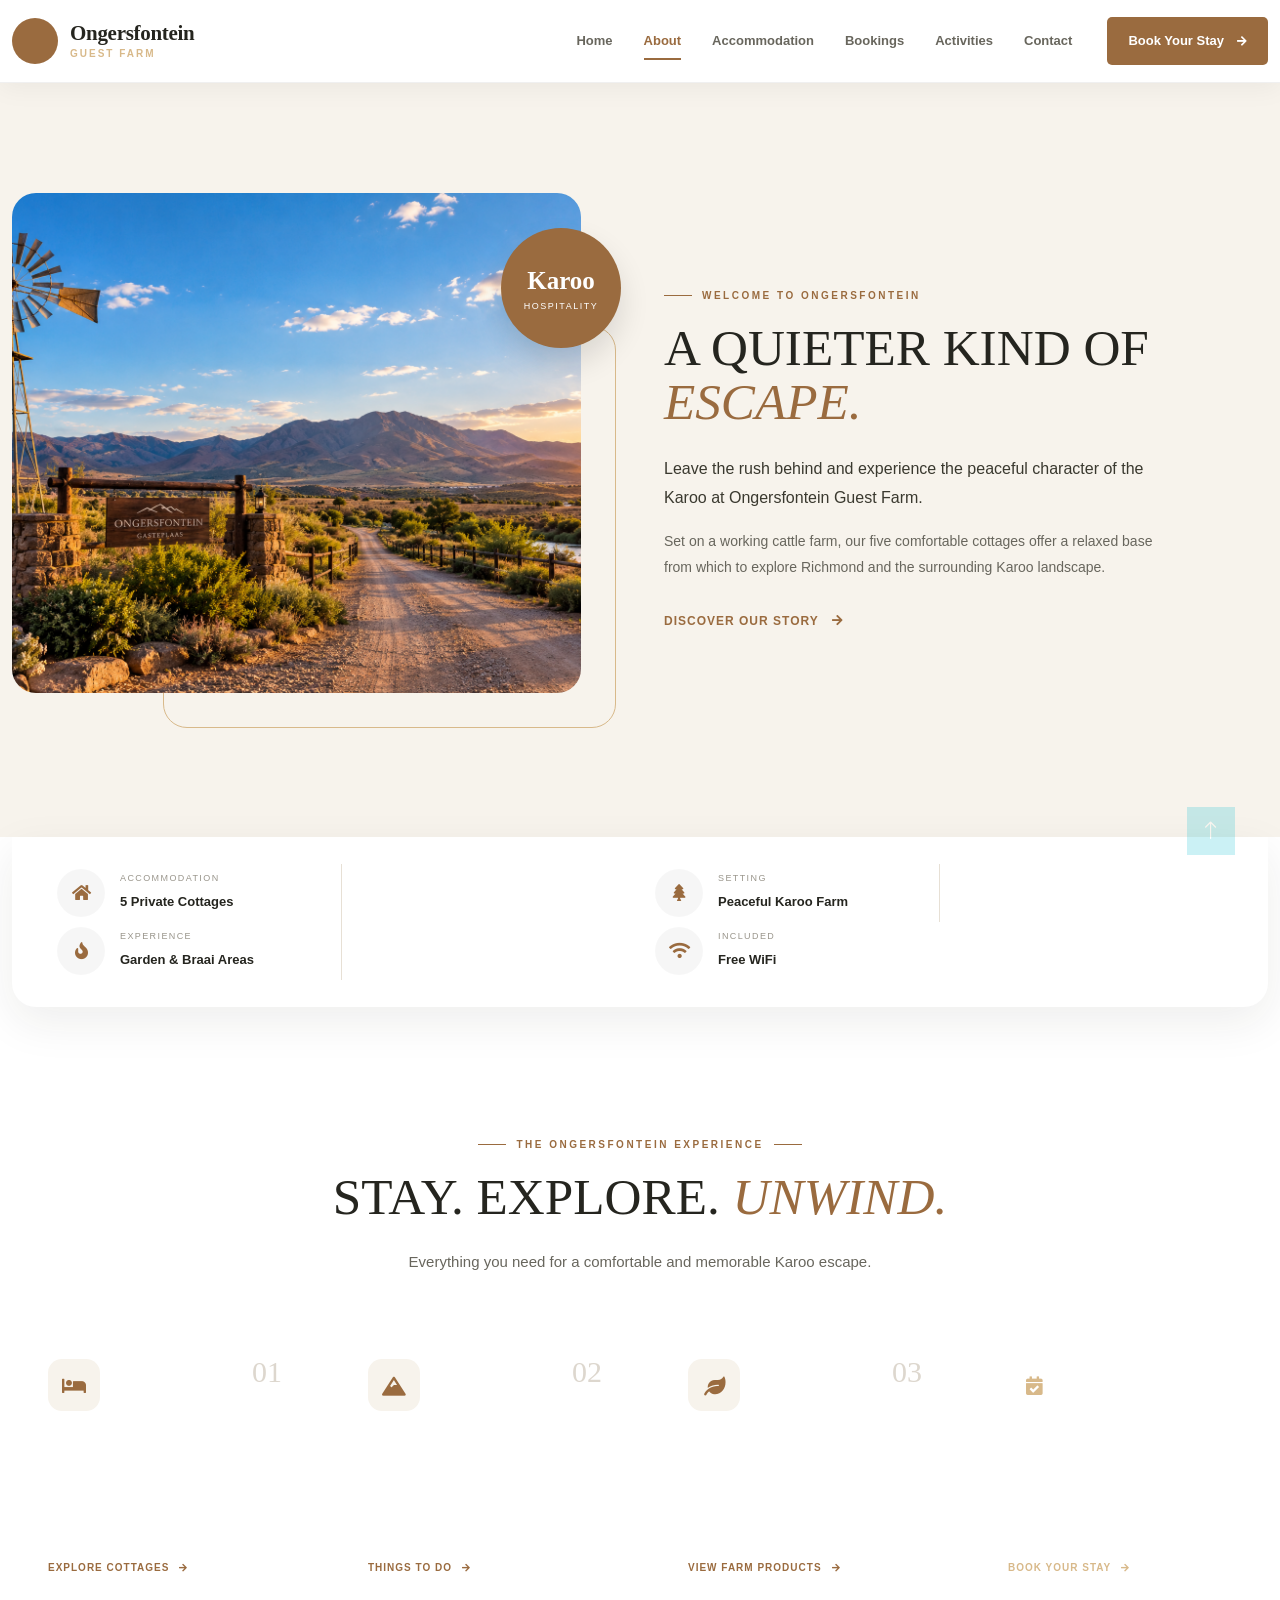
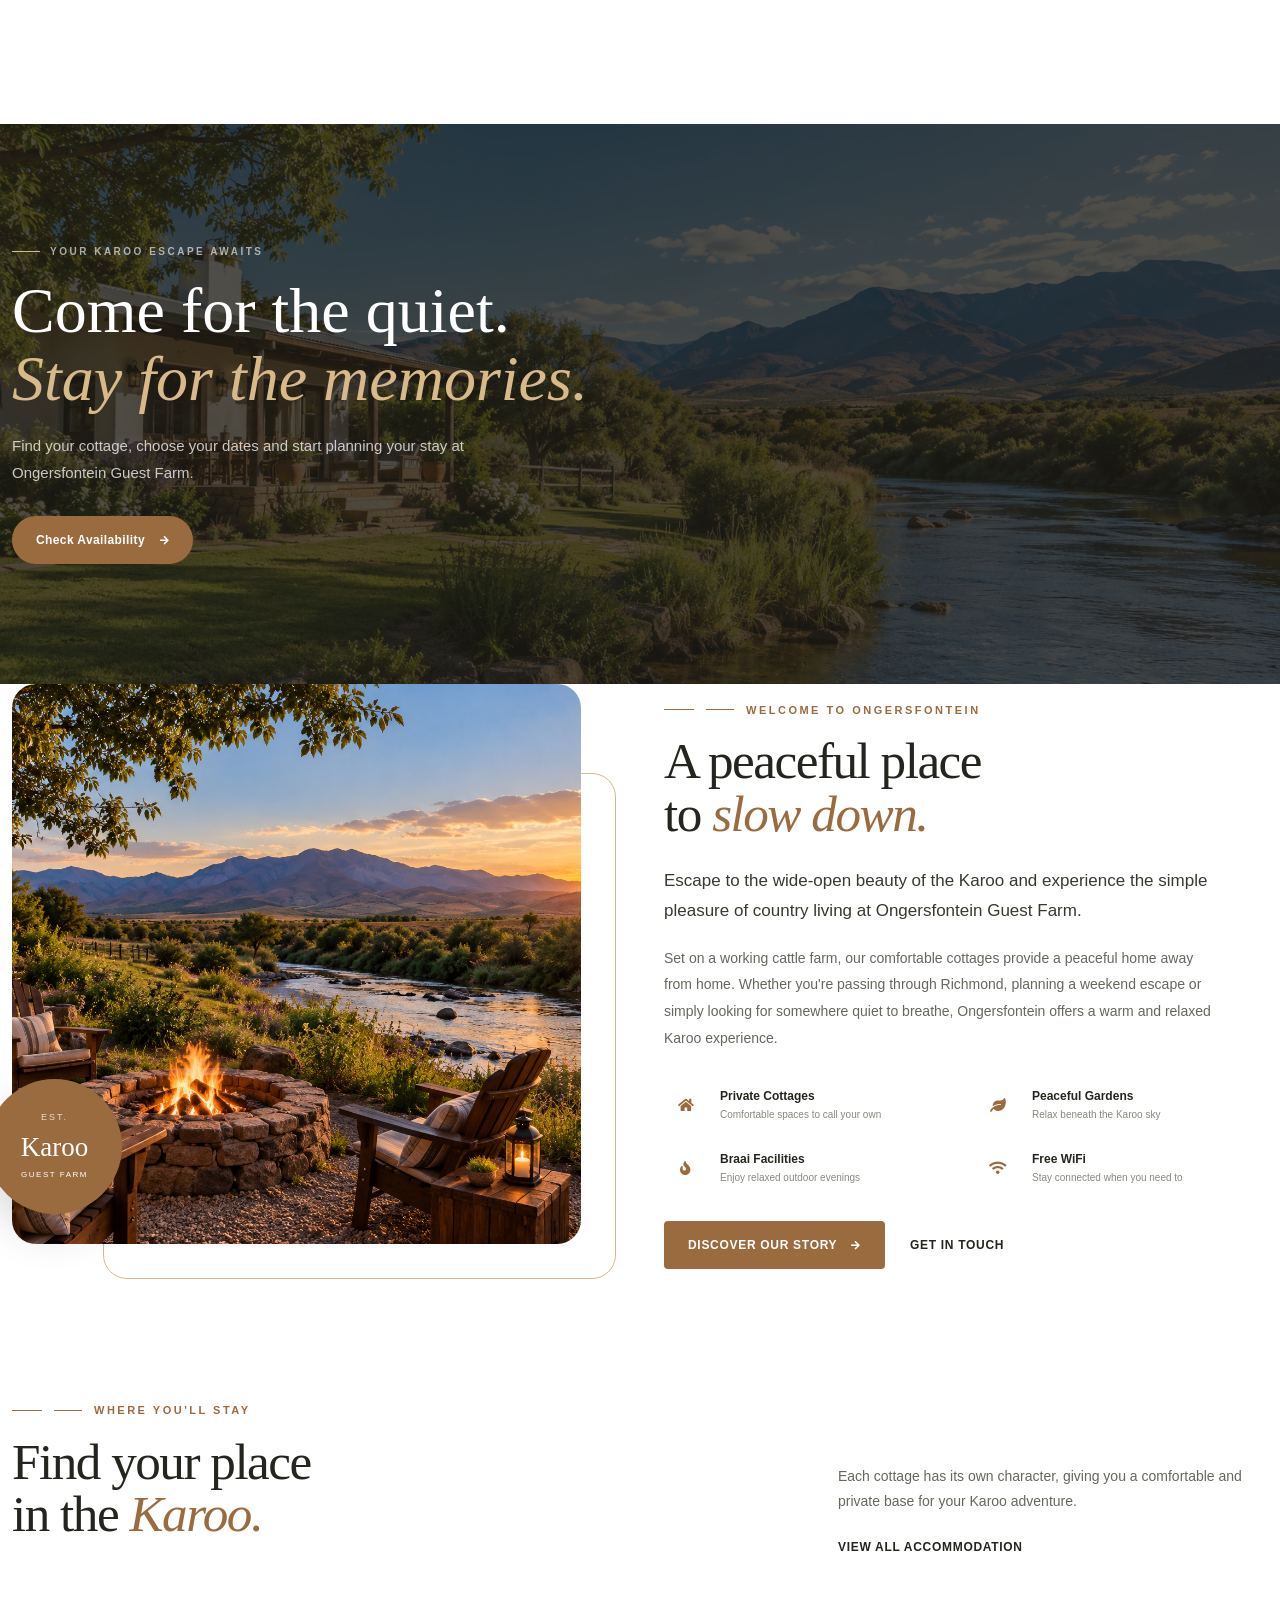
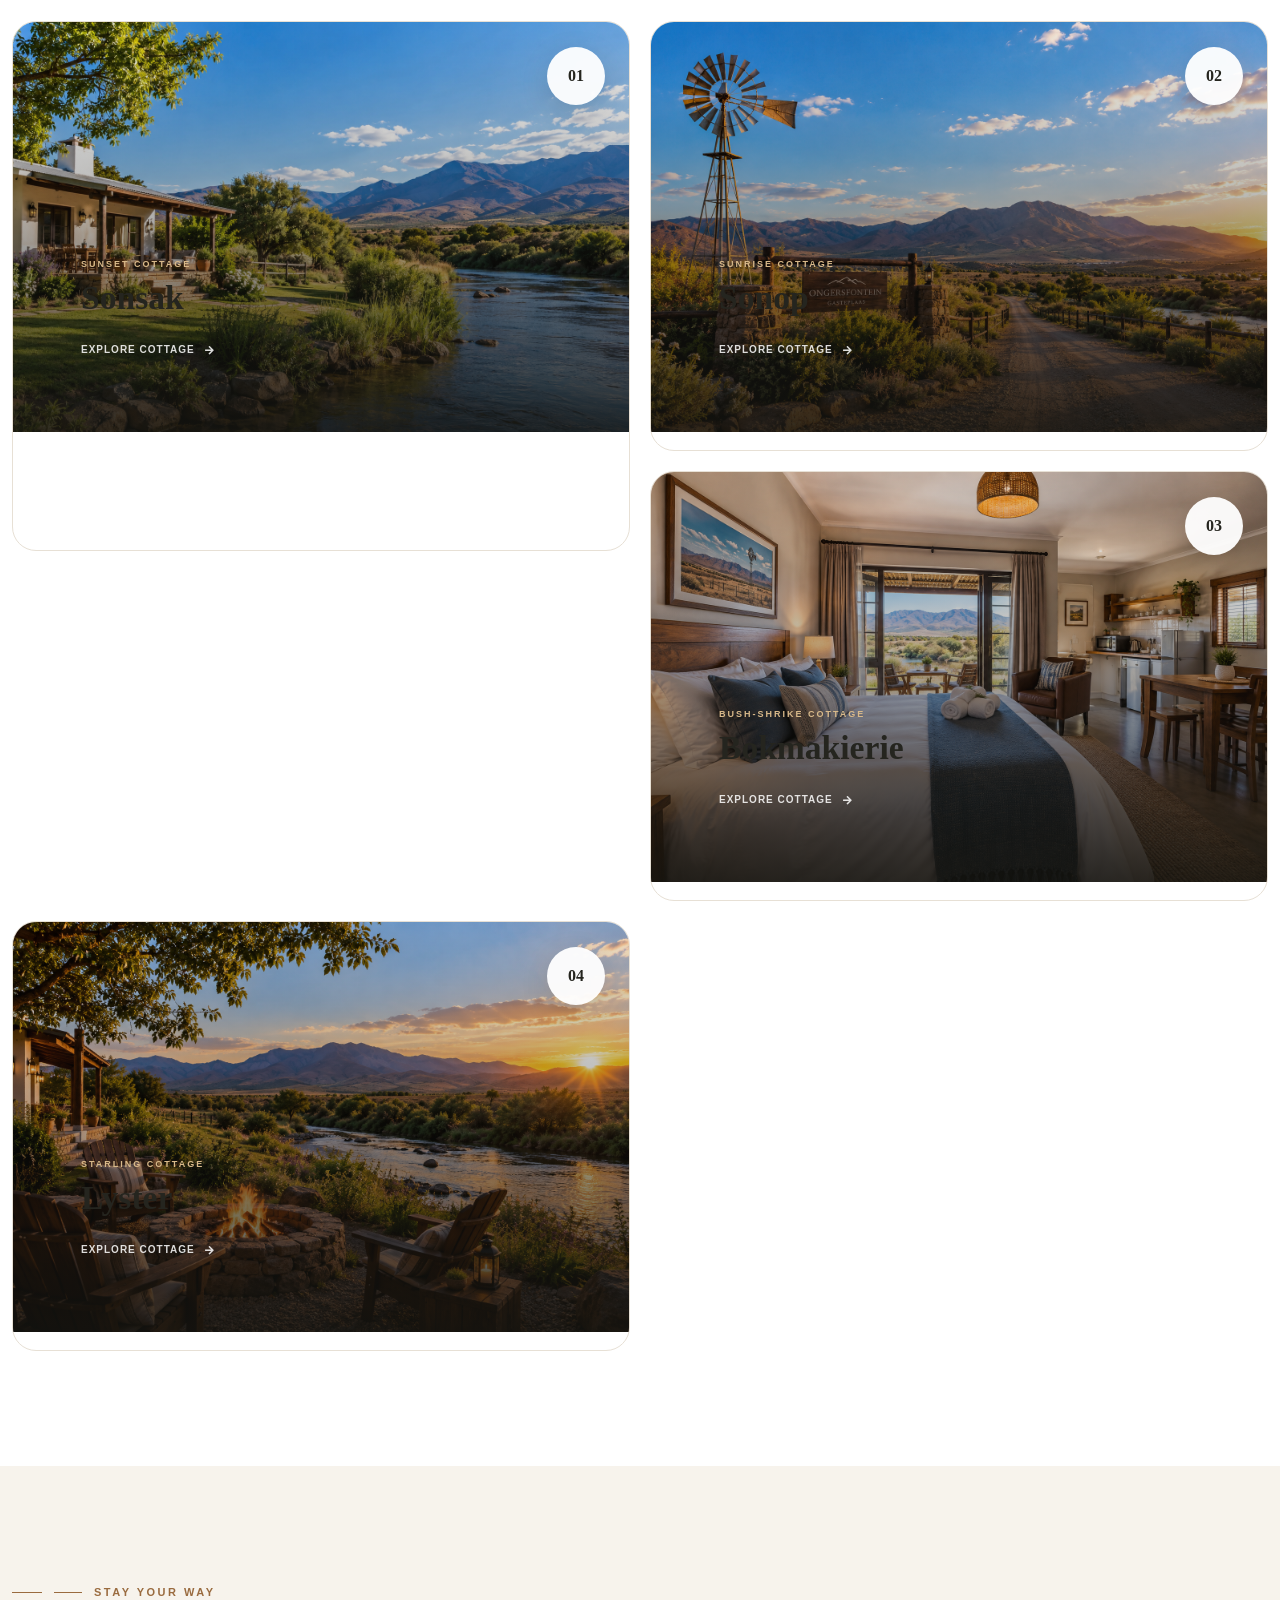
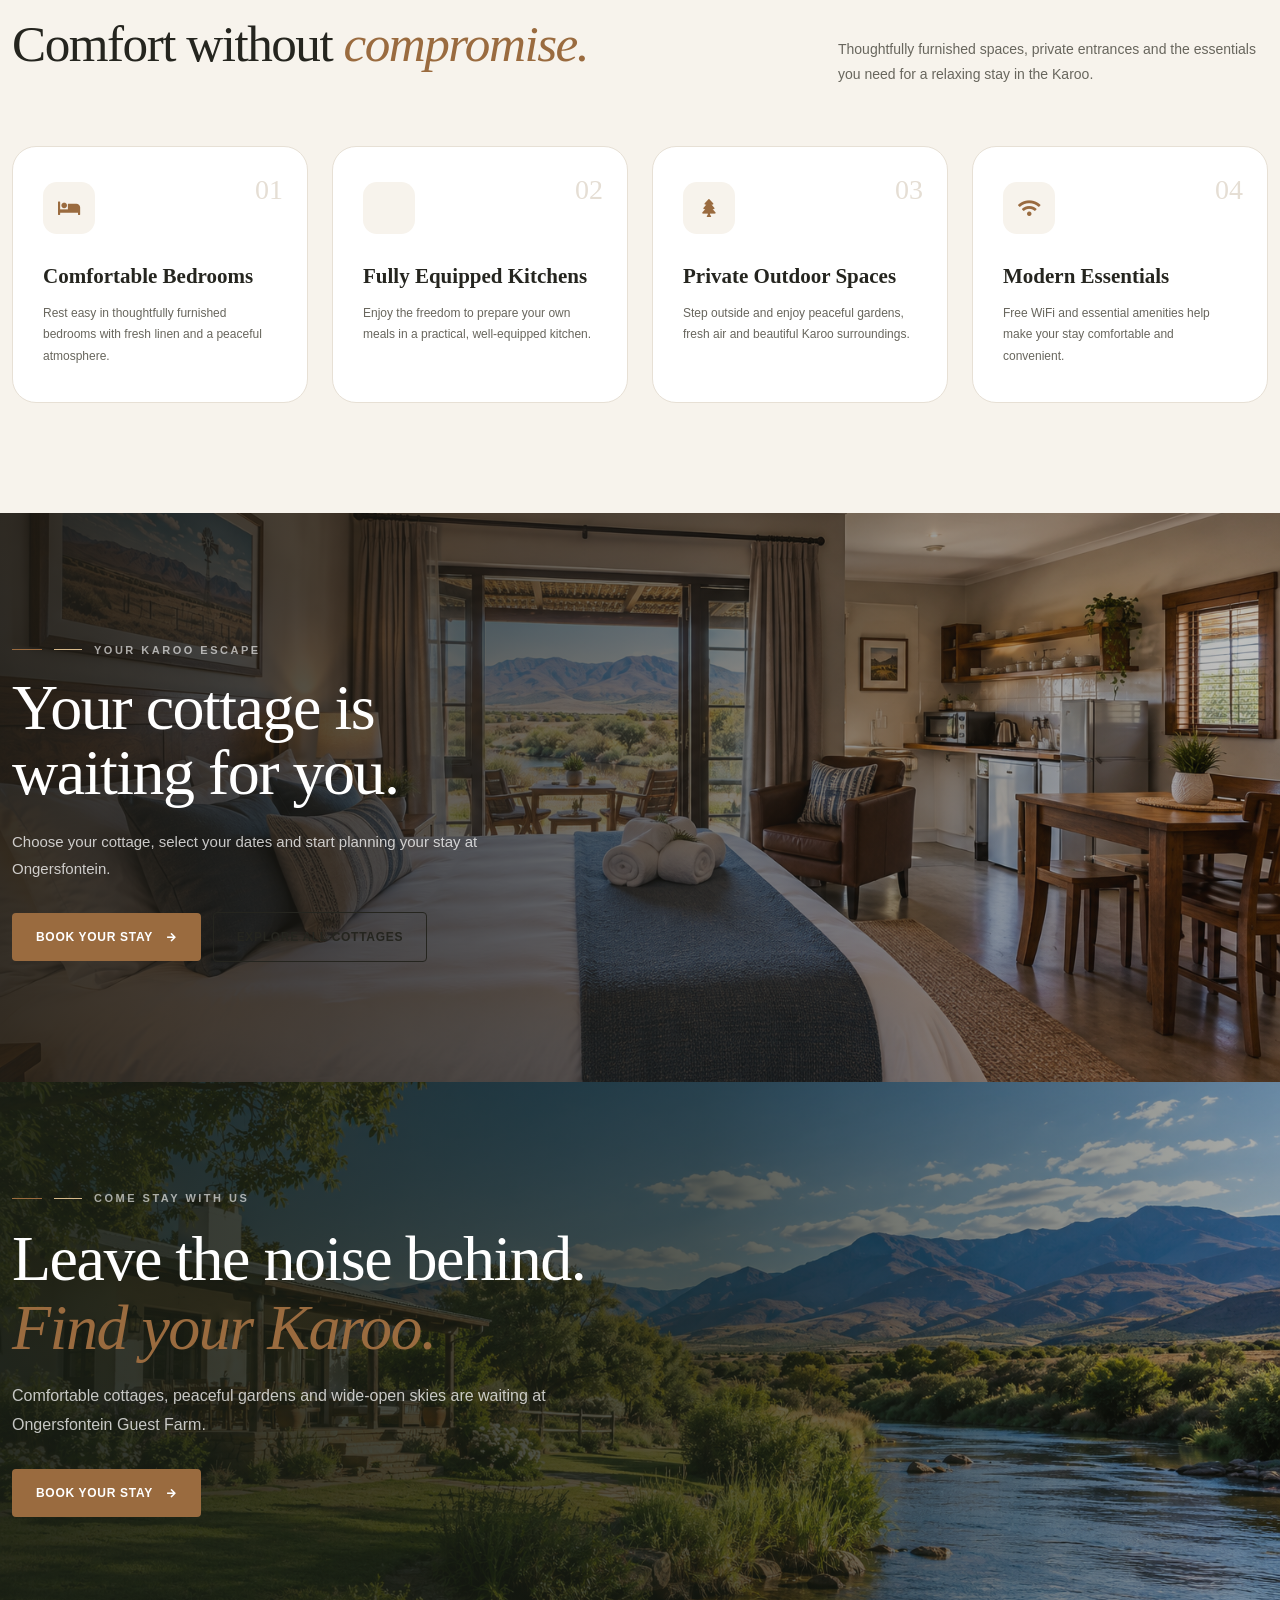
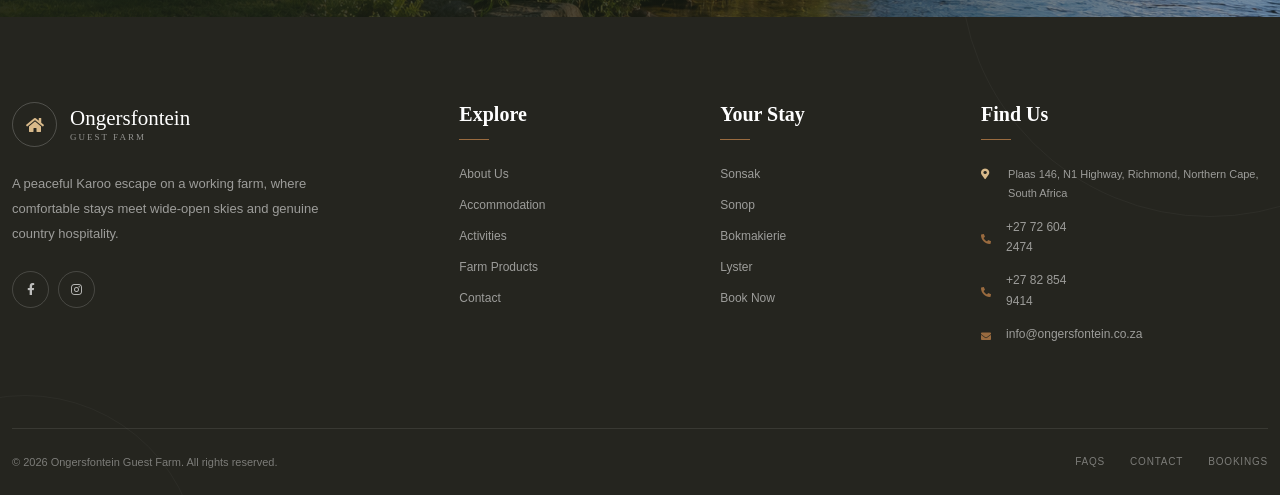
<file: index.html>
<!DOCTYPE html>
<html lang="en">

<head>
    <meta charset="utf-8">
    <title>eLEARNING - eLearning HTML Template</title>
    <meta content="width=device-width, initial-scale=1.0" name="viewport">
    <meta content="" name="keywords">
    <meta content="" name="description">

    <!-- Favicon -->
    <link href="img/favicon.ico" rel="icon">

    <!-- Google Web Fonts -->
    <link rel="preconnect" href="https://fonts.googleapis.com">
    <link rel="preconnect" href="https://fonts.gstatic.com" crossorigin>
    <link href="https://fonts.googleapis.com/css2?family=Heebo:wght@400;500;600&family=Nunito:wght@600;700;800&display=swap" rel="stylesheet">

    <!-- Icon Font Stylesheet -->
    <link href="https://cdnjs.cloudflare.com/ajax/libs/font-awesome/5.10.0/css/all.min.css" rel="stylesheet">
    <link href="https://cdn.jsdelivr.net/npm/bootstrap-icons@1.4.1/font/bootstrap-icons.css" rel="stylesheet">

    <!-- Libraries Stylesheet -->
    <link href="lib/animate/animate.min.css" rel="stylesheet">
    <link href="lib/owlcarousel/assets/owl.carousel.min.css" rel="stylesheet">

    <!-- Customized Bootstrap Stylesheet -->
    <link href="css/bootstrap.min.css" rel="stylesheet">

    <!-- Template Stylesheet -->
    <link href="css/style.css" rel="stylesheet">
</head>

<body>
<!-- =========================
     PAGE LOADER
========================= -->
<div id="spinner" class="site-loader">
    <div class="loader-ring"></div>
</div>


<!-- Navbar Start -->
<nav class="navbar navbar-expand-lg modern-navbar sticky-top">
    <div class="container">

        <a href="index.html" class="navbar-brand modern-brand">
            <span class="brand-mark">
                <i class="fa fa-mountain-sun"></i>
            </span>
            <span>
                <strong>Ongersfontein</strong>
                <small>Guest Farm</small>
            </span>
        </a>

        <button type="button"
                class="navbar-toggler modern-toggler"
                data-bs-toggle="collapse"
                data-bs-target="#navbarCollapse"
                aria-controls="navbarCollapse"
                aria-expanded="false"
                aria-label="Toggle navigation">
            <span></span>
            <span></span>
            <span></span>
        </button>

        <div class="collapse navbar-collapse" id="navbarCollapse">

            <div class="navbar-nav ms-auto align-items-lg-center">

                <a href="index.html" class="nav-item nav-link">
                    Home
                </a>

                <a href="about.html" class="nav-item nav-link active">
                    About
                </a>

                <a href="accommodation.html" class="nav-item nav-link">
                    Accommodation
                </a>

                <a href="bookings.html" class="nav-item nav-link">
                    Bookings
                </a>

                <a href="activities.html" class="nav-item nav-link">
                    Activities
                </a>

                <a href="contact.html" class="nav-item nav-link">
                    Contact
                </a>

            </div>

            <a href="bookings.html" class="modern-nav-btn">
                Book Your Stay
                <i class="fa fa-arrow-right"></i>
            </a>

        </div>
    </div>
</nav>
<!-- Navbar End -->
<!-- =========================
     HERO
========================= -->
<section class="hero-section">

    <div class="hero-slider owl-carousel">

        <!-- SLIDE 1 -->
        <div class="hero-slide">

            <img src="img/E.png"
                 alt="Ongersfontein Guest Farm in the Karoo">

            <div class="hero-overlay"></div>

            <div class="container hero-content">

                <div class="hero-copy">

                    <div class="hero-eyebrow">
                        <span></span>
                        Ongersfontein Guest Farm
                    </div>

                    <h1>
                        Slow down.
                        <br>
                        <em>Stay awhile.</em>
                    </h1>

                    <p>
                        Escape to the quiet beauty of the Karoo.
                        Comfortable cottages, wide open skies and
                        genuine farm hospitality await.
                    </p>

                    <div class="hero-buttons">

                        <a href="bookings.html" class="btn-primary-custom">
                            Book Your Stay
                            <i class="fa fa-arrow-right"></i>
                        </a>

                        <a href="accommodation.html" class="btn-outline-light-custom">
                            Explore the Cottages
                        </a>

                    </div>

                </div>

            </div>

            <div class="hero-location">
                <i class="fa fa-map-marker-alt"></i>
                Richmond, Northern Cape
            </div>

        </div>


        <!-- SLIDE 2 -->
        <div class="hero-slide">

            <img src="img/D.png"
                 alt="Comfortable accommodation at Ongersfontein Guest Farm">

            <div class="hero-overlay"></div>

            <div class="container hero-content">

                <div class="hero-copy">

                    <div class="hero-eyebrow">
                        <span></span>
                        Your Home in the Karoo
                    </div>

                    <h1>
                        Comfort
                        <br>
                        <em>in the countryside.</em>
                    </h1>

                    <p>
                        Five beautifully furnished cottages designed
                        for peaceful stays, family getaways and
                        memorable Karoo adventures.
                    </p>

                    <div class="hero-buttons">

                        <a href="accommodation.html" class="btn-primary-custom">
                            View Accommodation
                            <i class="fa fa-arrow-right"></i>
                        </a>

                        <a href="bookings.html" class="btn-outline-light-custom">
                            Book Now
                        </a>

                    </div>

                </div>

            </div>

            <div class="hero-location">
                <i class="fa fa-bed"></i>
                Five private cottages
            </div>

        </div>

    </div>


    <!-- HERO SCROLL INDICATOR -->
    <div class="hero-scroll">
        <span>Discover Ongersfontein</span>
        <i class="fa fa-chevron-down"></i>
    </div>

</section>



<!-- =========================
     INTRODUCTION
========================= -->
<section class="intro-section">

    <div class="container">

        <div class="row align-items-center g-5">

            <div class="col-lg-6">

                <div class="intro-image-wrapper">

                    <img src="img/B.png"
                         alt="Ongersfontein Guest Farm"
                         class="intro-image">

                    <div class="experience-badge">
                        <strong>Karoo</strong>
                        <span>Hospitality</span>
                    </div>

                </div>

            </div>


            <div class="col-lg-6">

                <div class="section-label">
                    <span></span>
                    Welcome to Ongersfontein
                </div>

                <h2 class="section-title">
                    A quieter kind of
                    <em>escape.</em>
                </h2>

                <p class="intro-text">
                    Leave the rush behind and experience the peaceful
                    character of the Karoo at Ongersfontein Guest Farm.
                </p>

                <p class="intro-text secondary">
                    Set on a working cattle farm, our five comfortable
                    cottages offer a relaxed base from which to explore
                    Richmond and the surrounding Karoo landscape.
                </p>

                <a href="about.html" class="text-link">
                    Discover our story
                    <i class="fa fa-arrow-right"></i>
                </a>

            </div>

        </div>

    </div>

</section>

<!-- =========================
     QUICK HIGHLIGHTS
========================= -->
<section class="highlights-section">

    <div class="container">

        <div class="highlights-card">

            <div class="highlight-item">

                <div class="highlight-icon">
                    <i class="fa fa-home"></i>
                </div>

                <div>
                    <span>Accommodation</span>
                    <strong>5 Private Cottages</strong>
                </div>

            </div>


            <div class="highlight-divider"></div>


            <div class="highlight-item">

                <div class="highlight-icon">
                    <i class="fa fa-tree"></i>
                </div>

                <div>
                    <span>Setting</span>
                    <strong>Peaceful Karoo Farm</strong>
                </div>

            </div>


            <div class="highlight-divider"></div>


            <div class="highlight-item">

                <div class="highlight-icon">
                    <i class="fa fa-fire"></i>
                </div>

                <div>
                    <span>Experience</span>
                    <strong>Garden & Braai Areas</strong>
                </div>

            </div>


            <div class="highlight-divider"></div>


            <div class="highlight-item">

                <div class="highlight-icon">
                    <i class="fa fa-wifi"></i>
                </div>

                <div>
                    <span>Included</span>
                    <strong>Free WiFi</strong>
                </div>

            </div>

        </div>

    </div>

</section>


<!-- =========================
     EXPERIENCE CARDS
========================= -->
<section class="experience-section">

    <div class="container">

        <div class="section-heading text-center">

            <div class="section-label justify-content-center">
                <span></span>
                The Ongersfontein Experience
                <span></span>
            </div>

            <h2 class="section-title">
                Stay. Explore. <em>Unwind.</em>
            </h2>

            <p>
                Everything you need for a comfortable and memorable
                Karoo escape.
            </p>

        </div>


        <div class="row g-4 mt-4">

            <!-- CARD -->
            <div class="col-lg-3 col-md-6">

                <a href="accommodation.html" class="experience-card">

                    <div class="experience-card-icon">
                        <i class="fa fa-bed"></i>
                    </div>

                    <span class="card-number">01</span>

                    <h3>Stay Comfortably</h3>

                    <p>
                        Five private cottages with comfortable
                        interiors and everything you need for a
                        relaxing stay.
                    </p>

                    <span class="card-link">
                        Explore cottages
                        <i class="fa fa-arrow-right"></i>
                    </span>

                </a>

            </div>


            <!-- CARD -->
            <div class="col-lg-3 col-md-6">

                <a href="activities.html" class="experience-card">

                    <div class="experience-card-icon">
                        <i class="fa fa-mountain"></i>
                    </div>

                    <span class="card-number">02</span>

                    <h3>Explore the Karoo</h3>

                    <p>
                        Discover Richmond, local attractions and
                        the distinctive landscapes of South Africa's
                        Karoo.
                    </p>

                    <span class="card-link">
                        Things to do
                        <i class="fa fa-arrow-right"></i>
                    </span>

                </a>

            </div>


            <!-- CARD -->
            <div class="col-lg-3 col-md-6">

                <a href="products.html" class="experience-card">

                    <div class="experience-card-icon">
                        <i class="fa fa-leaf"></i>
                    </div>

                    <span class="card-number">03</span>

                    <h3>Farm Life</h3>

                    <p>
                        Experience the charm of a working farm and
                        browse our selection of farm products.
                    </p>

                    <span class="card-link">
                        View farm products
                        <i class="fa fa-arrow-right"></i>
                    </span>

                </a>

            </div>


            <!-- CARD -->
            <div class="col-lg-3 col-md-6">

                <a href="bookings.html" class="experience-card featured-card">

                    <div class="experience-card-icon">
                        <i class="fa fa-calendar-check"></i>
                    </div>

                    <span class="card-number">04</span>

                    <h3>Plan Your Stay</h3>

                    <p>
                        Ready for a break? Check our accommodation
                        options and plan your Karoo getaway.
                    </p>

                    <span class="card-link">
                        Book your stay
                        <i class="fa fa-arrow-right"></i>
                    </span>

                </a>

            </div>

        </div>

    </div>

</section>


<!-- =========================
     BOOKING CTA
========================= -->
<section class="booking-cta">

    <div class="booking-cta-overlay"></div>

    <div class="container position-relative">

        <div class="booking-content">

            <div class="section-label light-label">
                <span></span>
                Your Karoo escape awaits
            </div>

            <h2>
                Come for the quiet.
                <br>
                <em>Stay for the memories.</em>
            </h2>

            <p>
                Find your cottage, choose your dates and start planning
                your stay at Ongersfontein Guest Farm.
            </p>

            <a href="bookings.html" class="btn-primary-custom">
                Check Availability
                <i class="fa fa-arrow-right"></i>
            </a>

        </div>

    </div>

</section>

<!-- =========================================================
     ABOUT ONGERSFONTEIN
========================================================= -->
<section class="about-modern">

    <div class="container">

        <div class="row align-items-center g-5">

            <!-- IMAGE -->
            <div class="col-lg-6">

                <div class="about-visual">

                    <div class="about-image-main">
                        <img
                            src="img/C.png"
                            alt="Ongersfontein Guest Farm"
                        >
                    </div>

                    <div class="about-image-detail">
                        <span>Est.</span>
                        <strong>Karoo</strong>
                        <small>Guest Farm</small>
                    </div>

                    <div class="about-image-border"></div>

                </div>

            </div>


            <!-- CONTENT -->
            <div class="col-lg-6">

                <div class="modern-section-label">
                    <span></span>
                    Welcome to Ongersfontein
                </div>

                <h2 class="modern-section-title">
                    A peaceful place
                    <br>
                    to <em>slow down.</em>
                </h2>

                <p class="about-lead">
                    Escape to the wide-open beauty of the Karoo and
                    experience the simple pleasure of country living
                    at Ongersfontein Guest Farm.
                </p>

                <p class="about-description">
                    Set on a working cattle farm, our comfortable
                    cottages provide a peaceful home away from home.
                    Whether you're passing through Richmond, planning
                    a weekend escape or simply looking for somewhere
                    quiet to breathe, Ongersfontein offers a warm and
                    relaxed Karoo experience.
                </p>


                <!-- FEATURES -->
                <div class="about-features">

                    <div class="about-feature">
                        <div class="about-feature-icon">
                            <i class="fa fa-home"></i>
                        </div>

                        <div>
                            <strong>Private Cottages</strong>
                            <span>Comfortable spaces to call your own</span>
                        </div>
                    </div>


                    <div class="about-feature">
                        <div class="about-feature-icon">
                            <i class="fa fa-leaf"></i>
                        </div>

                        <div>
                            <strong>Peaceful Gardens</strong>
                            <span>Relax beneath the Karoo sky</span>
                        </div>
                    </div>


                    <div class="about-feature">
                        <div class="about-feature-icon">
                            <i class="fa fa-fire"></i>
                        </div>

                        <div>
                            <strong>Braai Facilities</strong>
                            <span>Enjoy relaxed outdoor evenings</span>
                        </div>
                    </div>


                    <div class="about-feature">
                        <div class="about-feature-icon">
                            <i class="fa fa-wifi"></i>
                        </div>

                        <div>
                            <strong>Free WiFi</strong>
                            <span>Stay connected when you need to</span>
                        </div>
                    </div>

                </div>


                <div class="about-actions">

                    <a href="about.html" class="modern-primary-btn">
                        Discover Our Story
                        <i class="fa fa-arrow-right"></i>
                    </a>

                    <a href="contact.html" class="modern-text-btn">
                        Get in touch
                        <i class="fa fa-long-arrow-right"></i>
                    </a>

                </div>

            </div>

        </div>

    </div>

</section>



<!-- =========================================================
     ACCOMMODATION INTRO
========================================================= -->
<section class="stay-section">

    <div class="container">

        <div class="stay-heading">

            <div>

                <div class="modern-section-label">
                    <span></span>
                    Where You'll Stay
                </div>

                <h2 class="modern-section-title">
                    Find your place
                    <br>
                    in the <em>Karoo.</em>
                </h2>

            </div>

            <div class="stay-heading-copy">

                <p>
                    Each cottage has its own character, giving you
                    a comfortable and private base for your Karoo
                    adventure.
                </p>

                <a href="accommodation.html" class="modern-text-btn">
                    View all accommodation
                    <i class="fa fa-long-arrow-right"></i>
                </a>

            </div>

        </div>


        <!-- =====================================================
             COTTAGE GRID
        ====================================================== -->
        <div class="cottages-grid">


            <!-- SONSak -->
            <a href="sonsak.html" class="cottage-card cottage-large">

                <div class="cottage-image">

                    <img
                        src="img/A.png"
                        alt="Sonsak Cottage"
                    >

                    <div class="cottage-overlay"></div>

                    <div class="cottage-number">
                        01
                    </div>

                    <div class="cottage-content">

                        <span class="cottage-type">
                            Sunset Cottage
                        </span>

                        <h3>Sonsak</h3>

                        <span class="cottage-explore">
                            Explore cottage
                            <i class="fa fa-arrow-right"></i>
                        </span>

                    </div>

                </div>

            </a>


            <!-- SONOP -->
            <a href="sonop.html" class="cottage-card">

                <div class="cottage-image">

                    <img
                        src="img/B.png"
                        alt="Sonop Cottage"
                    >

                    <div class="cottage-overlay"></div>

                    <div class="cottage-number">
                        02
                    </div>

                    <div class="cottage-content">

                        <span class="cottage-type">
                            Sunrise Cottage
                        </span>

                        <h3>Sonop</h3>

                        <span class="cottage-explore">
                            Explore cottage
                            <i class="fa fa-arrow-right"></i>
                        </span>

                    </div>

                </div>

            </a>


            <!-- BOKMAKIERIE -->
            <a href="bokmakierie.html" class="cottage-card">

                <div class="cottage-image">

                    <img
                        src="img/D.png"
                        alt="Bokmakierie Cottage"
                    >

                    <div class="cottage-overlay"></div>

                    <div class="cottage-number">
                        03
                    </div>

                    <div class="cottage-content">

                        <span class="cottage-type">
                            Bush-shrike Cottage
                        </span>

                        <h3>Bokmakierie</h3>

                        <span class="cottage-explore">
                            Explore cottage
                            <i class="fa fa-arrow-right"></i>
                        </span>

                    </div>

                </div>

            </a>


            <!-- LYSTER -->
            <a href="lyster.html" class="cottage-card cottage-wide">

                <div class="cottage-image">

                    <img
                        src="img/C.png"
                        alt="Lyster Cottage"
                    >

                    <div class="cottage-overlay"></div>

                    <div class="cottage-number">
                        04
                    </div>

                    <div class="cottage-content">

                        <span class="cottage-type">
                            Starling Cottage
                        </span>

                        <h3>Lyster</h3>

                        <span class="cottage-explore">
                            Explore cottage
                            <i class="fa fa-arrow-right"></i>
                        </span>

                    </div>

                </div>

            </a>

        </div>

    </div>

</section>



<!-- =========================================================
     COTTAGE DETAILS
========================================================= -->
<section class="cottage-details-section">

    <div class="container">

        <div class="cottage-details-header">

            <div>

                <div class="modern-section-label">
                    <span></span>
                    Stay Your Way
                </div>

                <h2 class="modern-section-title">
                    Comfort without
                    <em>compromise.</em>
                </h2>

            </div>

            <p>
                Thoughtfully furnished spaces, private entrances
                and the essentials you need for a relaxing stay
                in the Karoo.
            </p>

        </div>


        <div class="row g-4">

            <!-- DETAIL 1 -->
            <div class="col-lg-3 col-md-6">

                <div class="cottage-detail-card">

                    <div class="detail-icon">
                        <i class="fa fa-bed"></i>
                    </div>

                    <span class="detail-number">
                        01
                    </span>

                    <h3>Comfortable Bedrooms</h3>

                    <p>
                        Rest easy in thoughtfully furnished bedrooms
                        with fresh linen and a peaceful atmosphere.
                    </p>

                </div>

            </div>


            <!-- DETAIL 2 -->
            <div class="col-lg-3 col-md-6">

                <div class="cottage-detail-card">

                    <div class="detail-icon">
                        <i class="fa fa-cutlery"></i>
                    </div>

                    <span class="detail-number">
                        02
                    </span>

                    <h3>Fully Equipped Kitchens</h3>

                    <p>
                        Enjoy the freedom to prepare your own meals
                        in a practical, well-equipped kitchen.
                    </p>

                </div>

            </div>


            <!-- DETAIL 3 -->
            <div class="col-lg-3 col-md-6">

                <div class="cottage-detail-card">

                    <div class="detail-icon">
                        <i class="fa fa-tree"></i>
                    </div>

                    <span class="detail-number">
                        03
                    </span>

                    <h3>Private Outdoor Spaces</h3>

                    <p>
                        Step outside and enjoy peaceful gardens,
                        fresh air and beautiful Karoo surroundings.
                    </p>

                </div>

            </div>


            <!-- DETAIL 4 -->
            <div class="col-lg-3 col-md-6">

                <div class="cottage-detail-card">

                    <div class="detail-icon">
                        <i class="fa fa-wifi"></i>
                    </div>

                    <span class="detail-number">
                        04
                    </span>

                    <h3>Modern Essentials</h3>

                    <p>
                        Free WiFi and essential amenities help make
                        your stay comfortable and convenient.
                    </p>

                </div>

            </div>

        </div>

    </div>

</section>



<!-- =========================================================
     ACCOMMODATION CTA
========================================================= -->
<section class="stay-cta">

    <div class="stay-cta-image"></div>

    <div class="stay-cta-overlay"></div>

    <div class="container">

        <div class="stay-cta-content">

            <div class="modern-section-label light-label">
                <span></span>
                Your Karoo Escape
            </div>

            <h2>
                Your cottage is
                <br>
                waiting for you.
            </h2>

            <p>
                Choose your cottage, select your dates and
                start planning your stay at Ongersfontein.
            </p>

            <div class="stay-cta-actions">

                <a href="bookings.html" class="modern-primary-btn">
                    Book Your Stay
                    <i class="fa fa-arrow-right"></i>
                </a>

                <a href="accommodation.html"
                   class="modern-outline-btn">
                    Explore All Cottages
                </a>

            </div>

        </div>

    </div>

</section>





<!-- =========================================================
     FINAL BOOKING CTA
========================================================= -->
<section class="final-booking">

    <div class="final-booking-bg"></div>

    <div class="final-booking-overlay"></div>

    <div class="container">

        <div class="final-booking-content">

            <div class="modern-section-label light-label">
                <span></span>
                Come Stay With Us
            </div>

            <h2>
                Leave the noise behind.
                <br>
                <em>Find your Karoo.</em>
            </h2>

            <p>
                Comfortable cottages, peaceful gardens and wide-open
                skies are waiting at Ongersfontein Guest Farm.
            </p>

            <a href="bookings.html" class="modern-primary-btn">
                Book Your Stay
                <i class="fa fa-arrow-right"></i>
            </a>

        </div>

    </div>

</section>



<!-- =========================================================
     MODERN FOOTER
========================================================= -->
<footer class="modern-footer">

    <div class="container">

        <div class="footer-main">

            <!-- BRAND -->
            <div class="footer-brand">

                <a href="index.html" class="footer-logo">
                    <span class="footer-logo-icon">
                        <i class="fa fa-home"></i>
                    </span>

                    <span>
                        Ongersfontein
                        <small>Guest Farm</small>
                    </span>
                </a>

                <p>
                    A peaceful Karoo escape on a working farm,
                    where comfortable stays meet wide-open skies
                    and genuine country hospitality.
                </p>

                <div class="footer-social">

                    <a href="#" aria-label="Facebook">
                        <i class="fab fa-facebook-f"></i>
                    </a>

                    <a href="#" aria-label="Instagram">
                        <i class="fab fa-instagram"></i>
                    </a>

                </div>

            </div>


            <!-- NAVIGATION -->
            <div class="footer-column">

                <h4>Explore</h4>

                <a href="about.html">About Us</a>
                <a href="accommodation.html">Accommodation</a>
                <a href="activities.html">Activities</a>
                <a href="products.html">Farm Products</a>
                <a href="contact.html">Contact</a>

            </div>


            <!-- STAY -->
            <div class="footer-column">

                <h4>Your Stay</h4>

                <a href="sonsak.html">Sonsak</a>
                <a href="sonop.html">Sonop</a>
                <a href="bokmakierie.html">Bokmakierie</a>
                <a href="lyster.html">Lyster</a>
                <a href="bookings.html">Book Now</a>

            </div>


            <!-- CONTACT -->
            <div class="footer-column footer-contact">

                <h4>Find Us</h4>

                <p>
                    <i class="fa fa-map-marker-alt"></i>
                    Plaas 146, N1 Highway,
                    Richmond, Northern Cape,
                    South Africa
                </p>

                <a href="tel:+27726042474">
                    <i class="fa fa-phone-alt"></i>
                    +27 72 604 2474
                </a>

                <a href="tel:+27828549414">
                    <i class="fa fa-phone-alt"></i>
                    +27 82 854 9414
                </a>

                <a href="mailto:info@ongersfontein.co.za">
                    <i class="fa fa-envelope"></i>
                    info@ongersfontein.co.za
                </a>

            </div>

        </div>


        <!-- FOOTER BOTTOM -->
        <div class="footer-bottom">

            <p>
                © 2026 Ongersfontein Guest Farm.
                All rights reserved.
            </p>

            <div class="footer-bottom-links">

                <a href="faq.html">FAQs</a>

                <a href="contact.html">Contact</a>

                <a href="bookings.html">Bookings</a>

            </div>

        </div>

    </div>

</footer>




    <!-- Back to Top -->
    <a href="#" class="btn btn-lg btn-primary btn-lg-square back-to-top"><i class="bi bi-arrow-up"></i></a>


    <!-- JavaScript Libraries -->
    <script src="https://code.jquery.com/jquery-3.4.1.min.js"></script>
    <script src="https://cdn.jsdelivr.net/npm/bootstrap@5.0.0/dist/js/bootstrap.bundle.min.js"></script>
    <script src="lib/wow/wow.min.js"></script>
    <script src="lib/easing/easing.min.js"></script>
    <script src="lib/waypoints/waypoints.min.js"></script>
    <script src="lib/owlcarousel/owl.carousel.min.js"></script>

    <!-- Template Javascript -->
    <script src="js/main.js"></script>
</body>

</html>
</file>
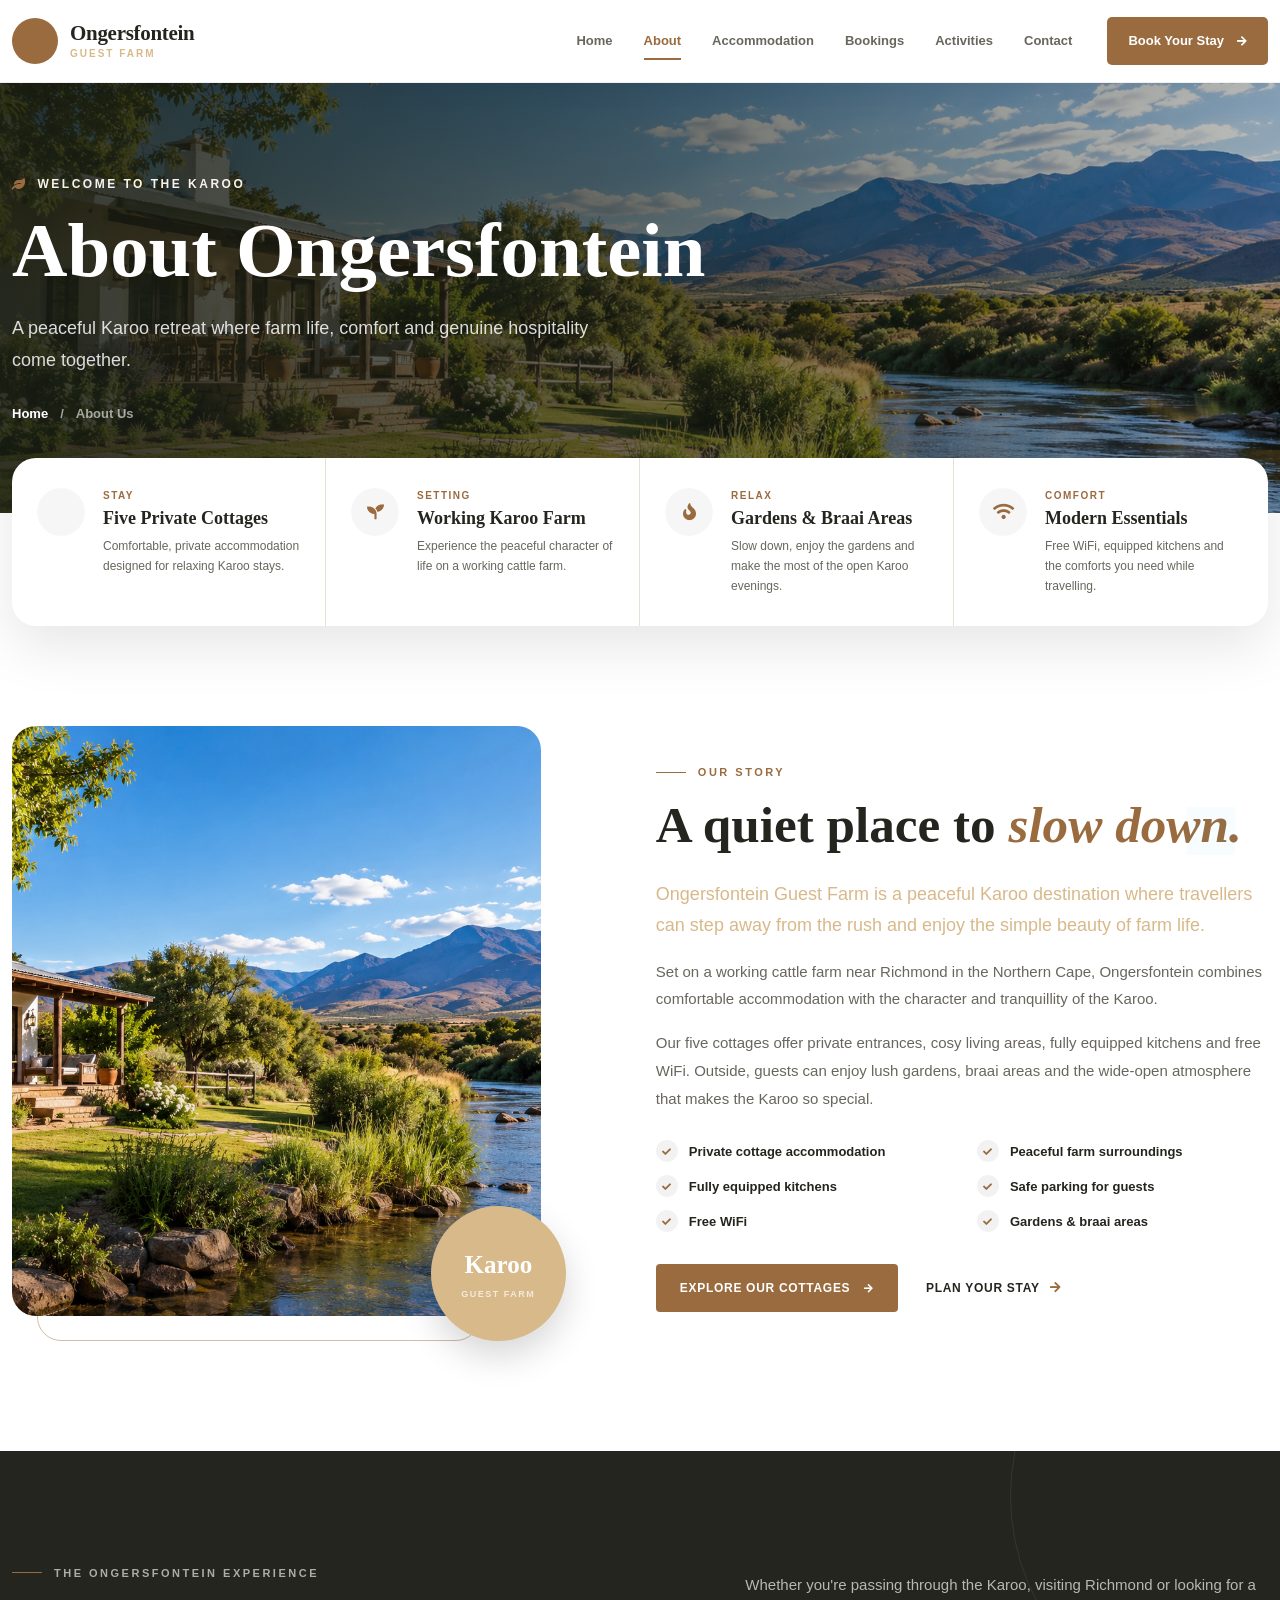
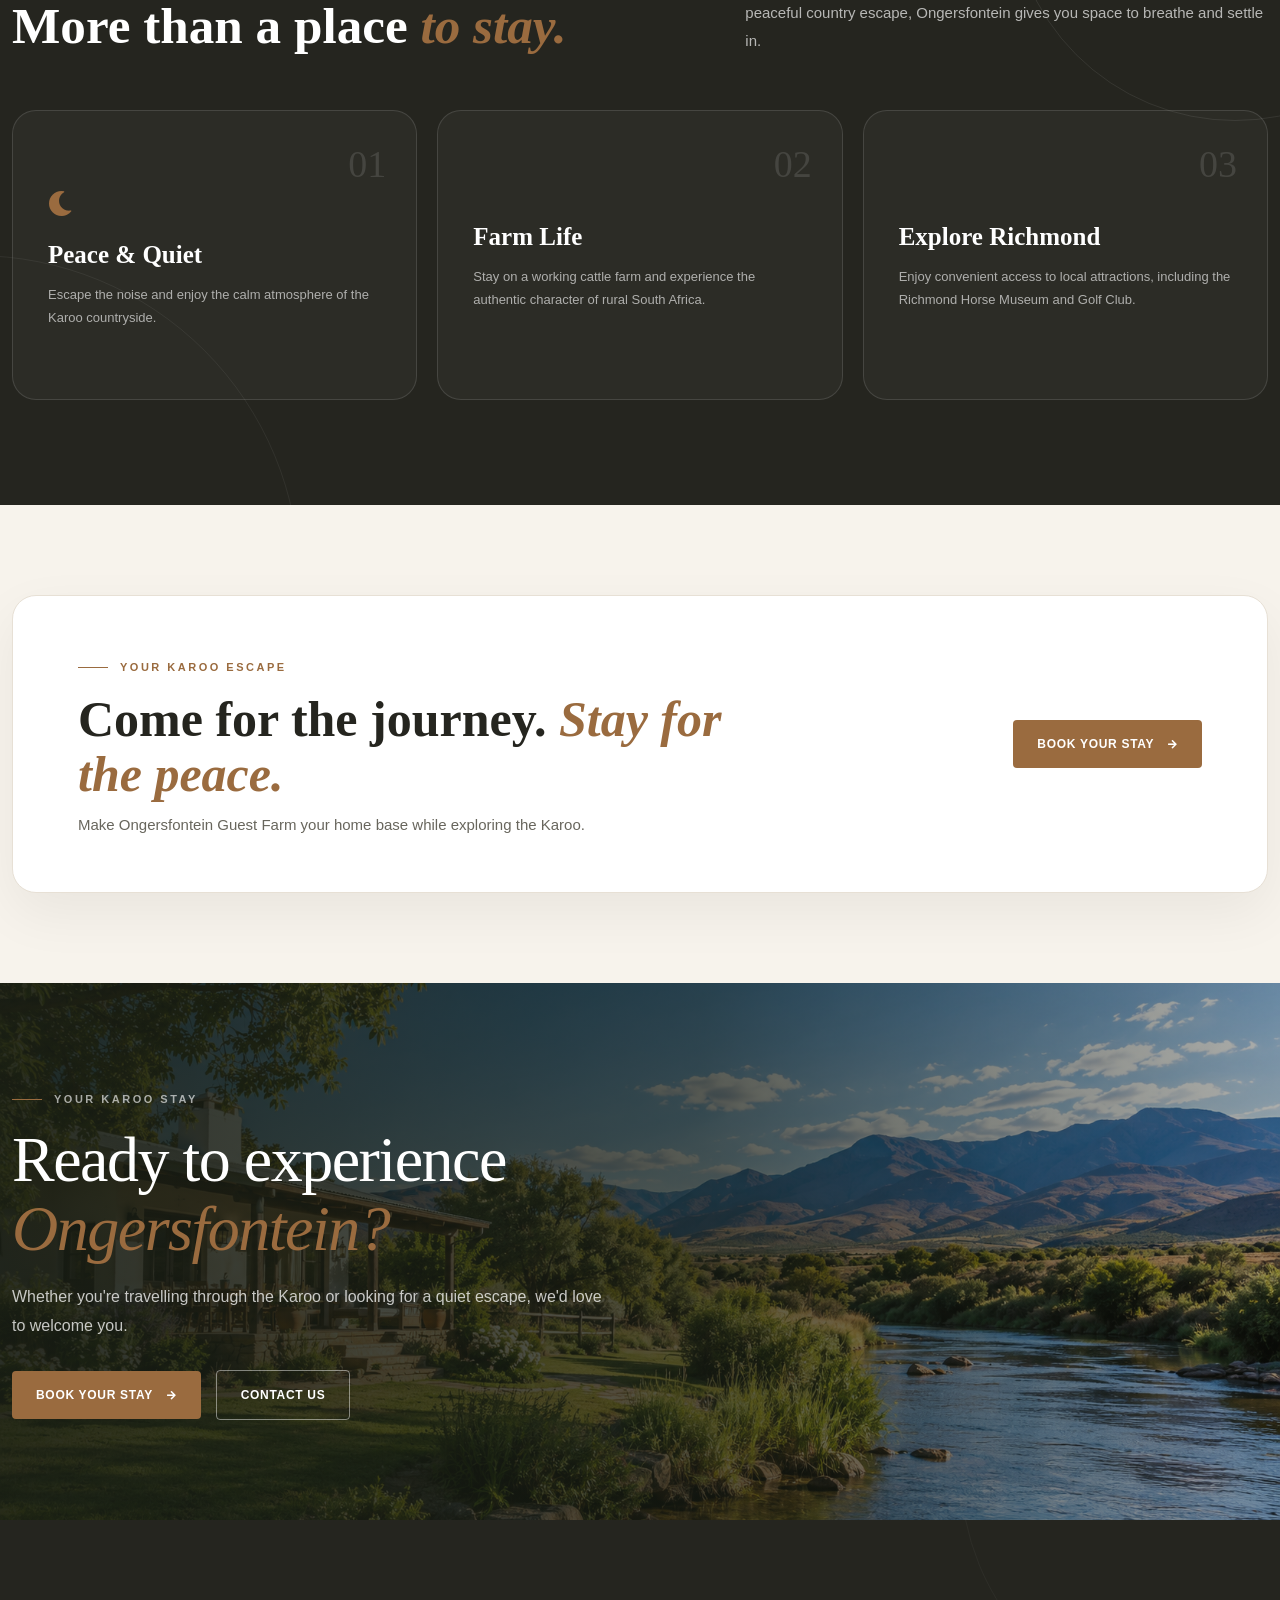
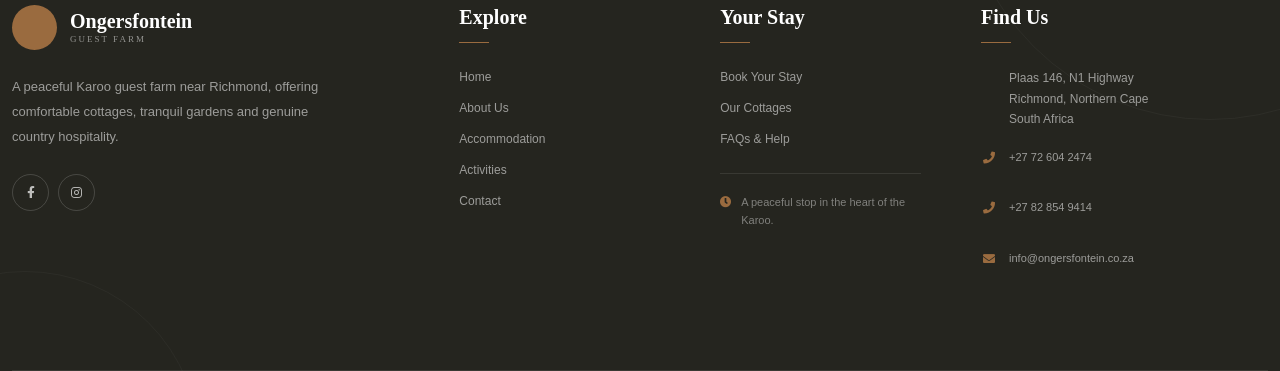
<file: about.html>
<!DOCTYPE html>
<html lang="en">

<head>
    <meta charset="utf-8">
    <title>eLEARNING - eLearning HTML Template</title>
    <meta content="width=device-width, initial-scale=1.0" name="viewport">
    <meta content="" name="keywords">
    <meta content="" name="description">

    <!-- Favicon -->
    <link href="img/favicon.ico" rel="icon">

    <!-- Google Web Fonts -->
    <link rel="preconnect" href="https://fonts.googleapis.com">
    <link rel="preconnect" href="https://fonts.gstatic.com" crossorigin>
    <link href="https://fonts.googleapis.com/css2?family=Heebo:wght@400;500;600&family=Nunito:wght@600;700;800&display=swap" rel="stylesheet">

    <!-- Icon Font Stylesheet -->
    <link href="https://cdnjs.cloudflare.com/ajax/libs/font-awesome/5.10.0/css/all.min.css" rel="stylesheet">
    <link href="https://cdn.jsdelivr.net/npm/bootstrap-icons@1.4.1/font/bootstrap-icons.css" rel="stylesheet">

    <!-- Libraries Stylesheet -->
    <link href="lib/animate/animate.min.css" rel="stylesheet">
    <link href="lib/owlcarousel/assets/owl.carousel.min.css" rel="stylesheet">

    <!-- Customized Bootstrap Stylesheet -->
    <link href="css/bootstrap.min.css" rel="stylesheet">

    <!-- Template Stylesheet -->
    <link href="css/style.css" rel="stylesheet">
</head>

<body>
 <!-- Spinner Start -->
<div id="spinner" class="modern-spinner show">
    <div class="spinner-ring"></div>
</div>
<!-- Spinner End -->


<!-- Navbar Start -->
<nav class="navbar navbar-expand-lg modern-navbar sticky-top">
    <div class="container">

        <a href="index.html" class="navbar-brand modern-brand">
            <span class="brand-mark">
                <i class="fa fa-mountain-sun"></i>
            </span>
            <span>
                <strong>Ongersfontein</strong>
                <small>Guest Farm</small>
            </span>
        </a>

        <button type="button"
                class="navbar-toggler modern-toggler"
                data-bs-toggle="collapse"
                data-bs-target="#navbarCollapse"
                aria-controls="navbarCollapse"
                aria-expanded="false"
                aria-label="Toggle navigation">
            <span></span>
            <span></span>
            <span></span>
        </button>

        <div class="collapse navbar-collapse" id="navbarCollapse">

            <div class="navbar-nav ms-auto align-items-lg-center">

                <a href="index.html" class="nav-item nav-link">
                    Home
                </a>

                <a href="about.html" class="nav-item nav-link active">
                    About
                </a>

                <a href="accommodation.html" class="nav-item nav-link">
                    Accommodation
                </a>

                <a href="bookings.html" class="nav-item nav-link">
                    Bookings
                </a>

                <a href="activities.html" class="nav-item nav-link">
                    Activities
                </a>

                <a href="contact.html" class="nav-item nav-link">
                    Contact
                </a>

            </div>

            <a href="bookings.html" class="modern-nav-btn">
                Book Your Stay
                <i class="fa fa-arrow-right"></i>
            </a>

        </div>
    </div>
</nav>
<!-- Navbar End -->
<!-- =========================
     HERO
========================= -->

<!-- Page Hero Start -->
<section class="inner-page-hero">
    <div class="inner-page-hero-bg"></div>
    <div class="inner-page-hero-overlay"></div>

    <div class="container">
        <div class="inner-page-hero-content">

            <span class="hero-eyebrow">
                <i class="fa fa-leaf"></i>
                Welcome to the Karoo
            </span>

            <h1>About Ongersfontein</h1>

            <p>
                A peaceful Karoo retreat where farm life, comfort and
                genuine hospitality come together.
            </p>

            <div class="modern-breadcrumb">
                <a href="index.html">Home</a>
                <span>/</span>
                <span>About Us</span>
            </div>

        </div>
    </div>
</section>
<!-- Page Hero End -->


<!-- Highlights Start -->
<section class="about-highlights">
    <div class="container">

        <div class="highlight-grid">

            <div class="highlight-card">
                <div class="highlight-icon">
                    <i class="fa fa-house"></i>
                </div>

                <div>
                    <span>Stay</span>
                    <h4>Five Private Cottages</h4>
                    <p>
                        Comfortable, private accommodation designed
                        for relaxing Karoo stays.
                    </p>
                </div>
            </div>


            <div class="highlight-card">
                <div class="highlight-icon">
                    <i class="fa fa-seedling"></i>
                </div>

                <div>
                    <span>Setting</span>
                    <h4>Working Karoo Farm</h4>
                    <p>
                        Experience the peaceful character of life
                        on a working cattle farm.
                    </p>
                </div>
            </div>


            <div class="highlight-card">
                <div class="highlight-icon">
                    <i class="fa fa-fire"></i>
                </div>

                <div>
                    <span>Relax</span>
                    <h4>Gardens & Braai Areas</h4>
                    <p>
                        Slow down, enjoy the gardens and make the
                        most of the open Karoo evenings.
                    </p>
                </div>
            </div>


            <div class="highlight-card">
                <div class="highlight-icon">
                    <i class="fa fa-wifi"></i>
                </div>

                <div>
                    <span>Comfort</span>
                    <h4>Modern Essentials</h4>
                    <p>
                        Free WiFi, equipped kitchens and the comforts
                        you need while travelling.
                    </p>
                </div>
            </div>

        </div>

    </div>
</section>
<!-- Highlights End -->


<!-- About Story Start -->
<section class="farm-story-section">
    <div class="container">

        <div class="farm-story-grid">

            <!-- Image -->
            <div class="farm-story-image-wrap">

                <div class="farm-story-image">
                    <img src="img/A.png"
                         alt="Ongersfontein Guest Farm in the Karoo">
                </div>

                <div class="farm-story-badge">
                    <strong>Karoo</strong>
                    <span>Guest Farm</span>
                </div>

            </div>


            <!-- Content -->
            <div class="farm-story-content">

                <span class="modern-section-label">
                    Our Story
                </span>

                <h2>
                    A quiet place to
                    <em>slow down.</em>
                </h2>

                <p class="story-lead">
                    Ongersfontein Guest Farm is a peaceful Karoo
                    destination where travellers can step away from
                    the rush and enjoy the simple beauty of farm life.
                </p>

                <p>
                    Set on a working cattle farm near Richmond in the
                    Northern Cape, Ongersfontein combines comfortable
                    accommodation with the character and tranquillity
                    of the Karoo.
                </p>

                <p>
                    Our five cottages offer private entrances, cosy
                    living areas, fully equipped kitchens and free WiFi.
                    Outside, guests can enjoy lush gardens, braai areas
                    and the wide-open atmosphere that makes the Karoo
                    so special.
                </p>


                <div class="story-features">

                    <div class="story-feature">
                        <i class="fa fa-check"></i>
                        <span>Private cottage accommodation</span>
                    </div>

                    <div class="story-feature">
                        <i class="fa fa-check"></i>
                        <span>Peaceful farm surroundings</span>
                    </div>

                    <div class="story-feature">
                        <i class="fa fa-check"></i>
                        <span>Fully equipped kitchens</span>
                    </div>

                    <div class="story-feature">
                        <i class="fa fa-check"></i>
                        <span>Safe parking for guests</span>
                    </div>

                    <div class="story-feature">
                        <i class="fa fa-check"></i>
                        <span>Free WiFi</span>
                    </div>

                    <div class="story-feature">
                        <i class="fa fa-check"></i>
                        <span>Gardens & braai areas</span>
                    </div>

                </div>


                <div class="story-actions">

                    <a href="accommodation.html"
                       class="modern-primary-btn">
                        Explore Our Cottages
                        <i class="fa fa-arrow-right"></i>
                    </a>

                    <a href="bookings.html"
                       class="modern-text-btn">
                        Plan Your Stay
                        <i class="fa fa-arrow-right"></i>
                    </a>

                </div>

            </div>

        </div>

    </div>
</section>
<!-- About Story End -->


<!-- Karoo Experience Start -->
<section class="karoo-experience">

    <div class="container">

        <div class="experience-heading">

            <div>
                <span class="modern-section-label light-label">
                    The Ongersfontein Experience
                </span>

                <h2>
                    More than a place
                    <em>to stay.</em>
                </h2>
            </div>

            <p>
                Whether you're passing through the Karoo, visiting
                Richmond or looking for a peaceful country escape,
                Ongersfontein gives you space to breathe and settle in.
            </p>

        </div>


        <div class="experience-grid">

            <div class="experience-card">
                <div class="experience-number">01</div>

                <i class="fa fa-moon"></i>

                <h3>Peace & Quiet</h3>

                <p>
                    Escape the noise and enjoy the calm atmosphere
                    of the Karoo countryside.
                </p>
            </div>


            <div class="experience-card">
                <div class="experience-number">02</div>

                <i class="fa fa-cow"></i>

                <h3>Farm Life</h3>

                <p>
                    Stay on a working cattle farm and experience
                    the authentic character of rural South Africa.
                </p>
            </div>


            <div class="experience-card">
                <div class="experience-number">03</div>

                <i class="fa fa-location-dot"></i>

                <h3>Explore Richmond</h3>

                <p>
                    Enjoy convenient access to local attractions,
                    including the Richmond Horse Museum and Golf Club.
                </p>
            </div>

        </div>

    </div>

</section>
<!-- Karoo Experience End -->


<!-- Location / CTA Start -->
<section class="about-booking-cta">

    <div class="container">

        <div class="about-cta-inner">

            <div>
                <span class="modern-section-label">
                    Your Karoo Escape
                </span>

                <h2>
                    Come for the journey.
                    <em>Stay for the peace.</em>
                </h2>

                <p>
                    Make Ongersfontein Guest Farm your home base
                    while exploring the Karoo.
                </p>
            </div>

            <a href="bookings.html" class="modern-primary-btn">
                Book Your Stay
                <i class="fa fa-arrow-right"></i>
            </a>

        </div>

    </div>

</section>



<!-- Booking CTA Start -->
<section class="final-booking">

    <div class="final-booking-bg"></div>
    <div class="final-booking-overlay"></div>

    <div class="container">

        <div class="final-booking-content">

            <span class="modern-section-label light-label">
                Your Karoo Stay
            </span>

            <h2>
                Ready to experience
                <em>Ongersfontein?</em>
            </h2>

            <p>
                Whether you're travelling through the Karoo or
                looking for a quiet escape, we'd love to welcome you.
            </p>

            <div class="final-booking-actions">

                <a href="bookings.html" class="modern-primary-btn">
                    Book Your Stay
                    <i class="fa fa-arrow-right"></i>
                </a>

                <a href="contact.html" class="modern-light-btn">
                    Contact Us
                </a>

            </div>

        </div>

    </div>

</section>
<!-- Booking CTA End -->


<!-- Footer Start -->
<footer class="modern-footer">

    <div class="container">

        <div class="footer-main">

            <!-- Brand -->
            <div class="footer-brand">

                <a href="index.html" class="footer-logo">
                    <span class="footer-logo-mark">
                        <i class="fa fa-mountain-sun"></i>
                    </span>

                    <span>
                        <strong>Ongersfontein</strong>
                        <small>Guest Farm</small>
                    </span>
                </a>

                <p>
                    A peaceful Karoo guest farm near Richmond,
                    offering comfortable cottages, tranquil gardens
                    and genuine country hospitality.
                </p>

                <div class="footer-social">

                    <a href="#"
                       aria-label="Facebook">
                        <i class="fab fa-facebook-f"></i>
                    </a>

                    <a href="#"
                       aria-label="Instagram">
                        <i class="fab fa-instagram"></i>
                    </a>

                </div>

            </div>


            <!-- Explore -->
            <div class="footer-column">

                <h4>Explore</h4>

                <a href="index.html">Home</a>
                <a href="about.html">About Us</a>
                <a href="accommodation.html">Accommodation</a>
                <a href="activities.html">Activities</a>
                <a href="contact.html">Contact</a>

            </div>


            <!-- Your Stay -->
            <div class="footer-column">

                <h4>Your Stay</h4>

                <a href="bookings.html">Book Your Stay</a>
                <a href="accommodation.html">Our Cottages</a>
                <a href="faq.html">FAQs & Help</a>

                <div class="footer-mini-note">
                    <i class="fa fa-clock"></i>
                    <span>
                        A peaceful stop in the
                        heart of the Karoo.
                    </span>
                </div>

            </div>


            <!-- Contact -->
            <div class="footer-column footer-contact">

                <h4>Find Us</h4>

                <div class="footer-contact-item">
                    <i class="fa fa-location-dot"></i>

                    <span>
                        Plaas 146, N1 Highway<br>
                        Richmond, Northern Cape<br>
                        South Africa
                    </span>
                </div>


                <div class="footer-contact-item">
                    <i class="fa fa-phone"></i>

                    <a href="tel:+27726042474">
                        +27 72 604 2474
                    </a>
                </div>


                <div class="footer-contact-item">
                    <i class="fa fa-phone"></i>

                    <a href="tel:+27828549414">
                        +27 82 854 9414
                    </a>
                </div>


                <div class="footer-contact-item">
                    <i class="fa fa-envelope"></i>

                    <a href="mailto:info@ongersfontein.co.za">
                        info@ongersfontein.co.za
                    </a>
                </div>

            </div>

        </div>
    <!-- Back to Top -->
    <a href="#" class="btn btn-lg btn-primary btn-lg-square back-to-top"><i class="bi bi-arrow-up"></i></a>


    <!-- JavaScript Libraries -->
    <script src="https://code.jquery.com/jquery-3.4.1.min.js"></script>
    <script src="https://cdn.jsdelivr.net/npm/bootstrap@5.0.0/dist/js/bootstrap.bundle.min.js"></script>
    <script src="lib/wow/wow.min.js"></script>
    <script src="lib/easing/easing.min.js"></script>
    <script src="lib/waypoints/waypoints.min.js"></script>
    <script src="lib/owlcarousel/owl.carousel.min.js"></script>

    <!-- Template Javascript -->
    <script src="js/main.js"></script>
</body>

</html>
</file>
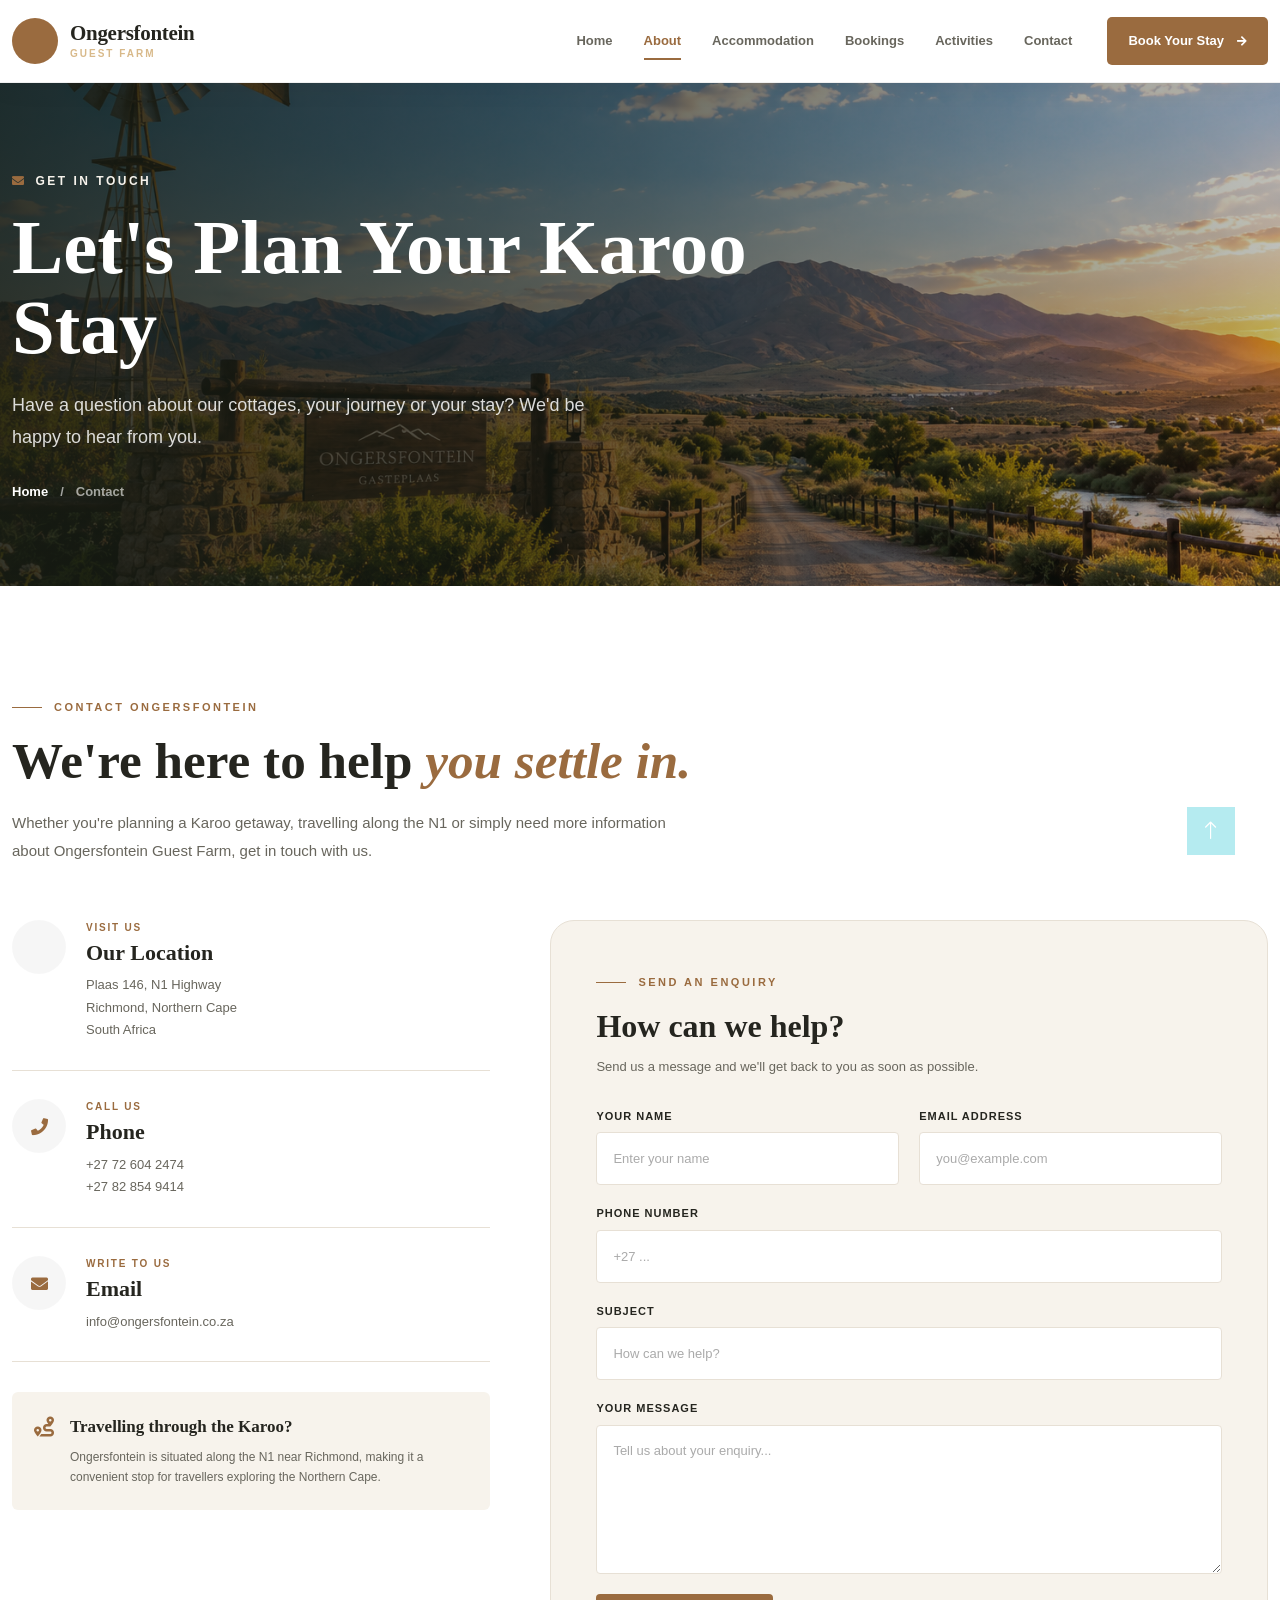
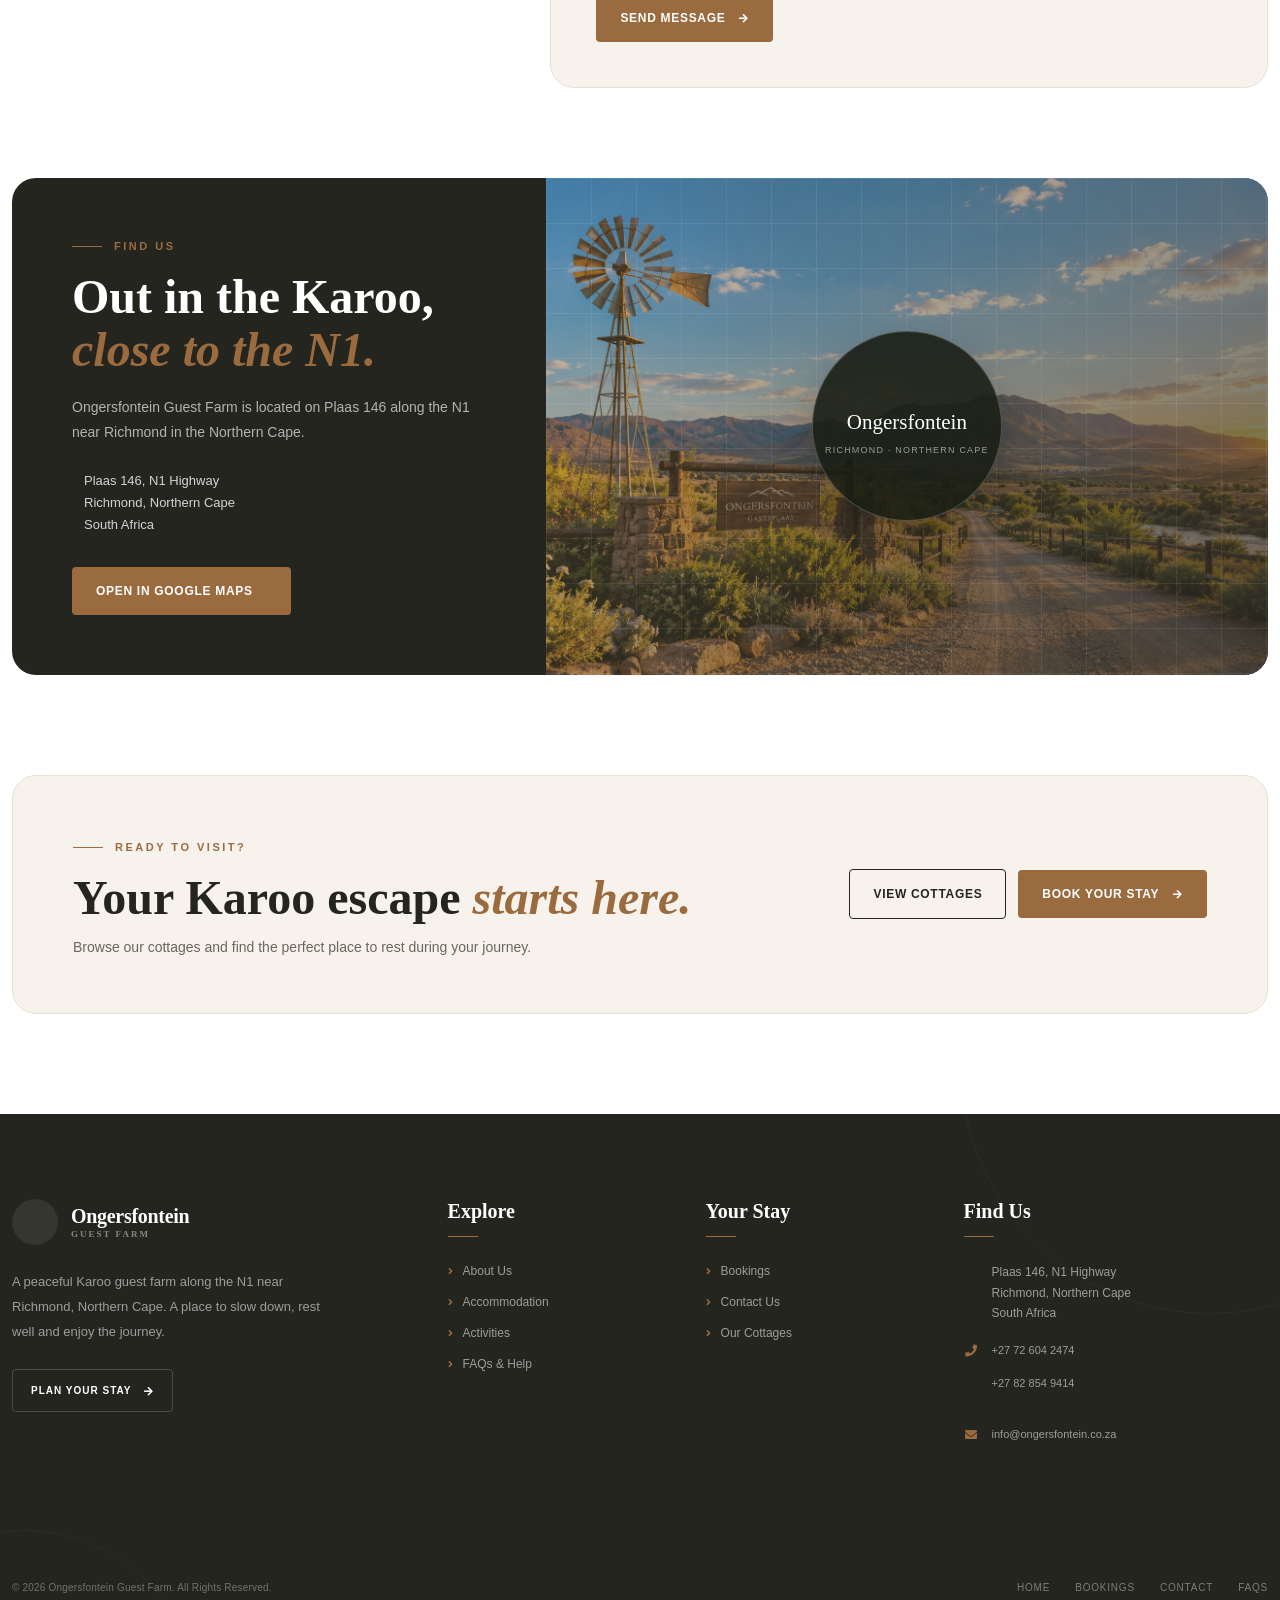
<file: contact.html>
<!DOCTYPE html>
<html lang="en">

<head>
    <meta charset="utf-8">
    <title>eLEARNING - eLearning HTML Template</title>
    <meta content="width=device-width, initial-scale=1.0" name="viewport">
    <meta content="" name="keywords">
    <meta content="" name="description">

    <!-- Favicon -->
    <link href="img/favicon.ico" rel="icon">

    <!-- Google Web Fonts -->
    <link rel="preconnect" href="https://fonts.googleapis.com">
    <link rel="preconnect" href="https://fonts.gstatic.com" crossorigin>
    <link href="https://fonts.googleapis.com/css2?family=Heebo:wght@400;500;600&family=Nunito:wght@600;700;800&display=swap" rel="stylesheet">

    <!-- Icon Font Stylesheet -->
    <link href="https://cdnjs.cloudflare.com/ajax/libs/font-awesome/5.10.0/css/all.min.css" rel="stylesheet">
    <link href="https://cdn.jsdelivr.net/npm/bootstrap-icons@1.4.1/font/bootstrap-icons.css" rel="stylesheet">

    <!-- Libraries Stylesheet -->
    <link href="lib/animate/animate.min.css" rel="stylesheet">
    <link href="lib/owlcarousel/assets/owl.carousel.min.css" rel="stylesheet">

    <!-- Customized Bootstrap Stylesheet -->
    <link href="css/bootstrap.min.css" rel="stylesheet">

    <!-- Template Stylesheet -->
    <link href="css/style.css" rel="stylesheet">
</head>

<body>
 <!-- Spinner Start -->
<div id="spinner" class="modern-spinner show">
    <div class="spinner-ring"></div>
</div>
<!-- Spinner End -->


<!-- Navbar Start -->
<nav class="navbar navbar-expand-lg modern-navbar sticky-top">
    <div class="container">

        <a href="index.html" class="navbar-brand modern-brand">
            <span class="brand-mark">
                <i class="fa fa-mountain-sun"></i>
            </span>
            <span>
                <strong>Ongersfontein</strong>
                <small>Guest Farm</small>
            </span>
        </a>

        <button type="button"
                class="navbar-toggler modern-toggler"
                data-bs-toggle="collapse"
                data-bs-target="#navbarCollapse"
                aria-controls="navbarCollapse"
                aria-expanded="false"
                aria-label="Toggle navigation">
            <span></span>
            <span></span>
            <span></span>
        </button>

        <div class="collapse navbar-collapse" id="navbarCollapse">

            <div class="navbar-nav ms-auto align-items-lg-center">

                <a href="index.html" class="nav-item nav-link">
                    Home
                </a>

                <a href="about.html" class="nav-item nav-link active">
                    About
                </a>

                <a href="accommodation.html" class="nav-item nav-link">
                    Accommodation
                </a>

                <a href="bookings.html" class="nav-item nav-link">
                    Bookings
                </a>

                <a href="activities.html" class="nav-item nav-link">
                    Activities
                </a>

                <a href="contact.html" class="nav-item nav-link">
                    Contact
                </a>

            </div>

            <a href="bookings.html" class="modern-nav-btn">
                Book Your Stay
                <i class="fa fa-arrow-right"></i>
            </a>

        </div>
    </div>
</nav>
<!-- Navbar End -->
<!-- =========================
     HERO
========================= -->

<!-- Contact Hero Start -->
<section class="inner-page-hero contact-page-hero">

    <div class="inner-page-hero-bg"></div>

    <div class="inner-page-hero-overlay"></div>

    <div class="container">

        <div class="inner-page-hero-content">

            <span class="hero-eyebrow">
                <i class="fa fa-envelope"></i>
                Get in Touch
            </span>

            <h1>Let's Plan Your Karoo Stay</h1>

            <p>
                Have a question about our cottages, your journey or
                your stay? We'd be happy to hear from you.
            </p>

            <div class="modern-breadcrumb">
                <a href="index.html">Home</a>
                <span>/</span>
                <span>Contact</span>
            </div>

        </div>

    </div>

</section>
<!-- Contact Hero End -->


<!-- Contact Information Start -->
<section class="contact-section">

    <div class="container">

        <div class="contact-intro">

            <span class="modern-section-label">
                Contact Ongersfontein
            </span>

            <h2>
                We're here to help
                <em>you settle in.</em>
            </h2>

            <p>
                Whether you're planning a Karoo getaway, travelling
                along the N1 or simply need more information about
                Ongersfontein Guest Farm, get in touch with us.
            </p>

        </div>


        <div class="contact-grid">

            <!-- Contact Details -->
            <div class="contact-details">

                <div class="contact-detail-card">

                    <div class="contact-detail-icon">
                        <i class="fa fa-location-dot"></i>
                    </div>

                    <div>
                        <span>Visit Us</span>

                        <h3>Our Location</h3>

                        <p>
                            Plaas 146, N1 Highway<br>
                            Richmond, Northern Cape<br>
                            South Africa
                        </p>
                    </div>

                </div>


                <div class="contact-detail-card">

                    <div class="contact-detail-icon">
                        <i class="fa fa-phone"></i>
                    </div>

                    <div>
                        <span>Call Us</span>

                        <h3>Phone</h3>

                        <p>
                            <a href="tel:+27726042474">
                                +27 72 604 2474
                            </a>
                            <br>

                            <a href="tel:+27828549414">
                                +27 82 854 9414
                            </a>
                        </p>
                    </div>

                </div>


                <div class="contact-detail-card">

                    <div class="contact-detail-icon">
                        <i class="fa fa-envelope"></i>
                    </div>

                    <div>
                        <span>Write to Us</span>

                        <h3>Email</h3>

                        <p>
                            <a href="mailto:info@ongersfontein.co.za">
                                info@ongersfontein.co.za
                            </a>
                        </p>
                    </div>

                </div>


                <div class="contact-detail-note">

                    <i class="fa fa-route"></i>

                    <div>
                        <strong>Travelling through the Karoo?</strong>

                        <p>
                            Ongersfontein is situated along the N1
                            near Richmond, making it a convenient
                            stop for travellers exploring the
                            Northern Cape.
                        </p>
                    </div>

                </div>

            </div>


            <!-- Contact Form -->
            <div class="contact-form-card">

                <div class="contact-form-heading">

                    <span class="modern-section-label">
                        Send an Enquiry
                    </span>

                    <h3>
                        How can we help?
                    </h3>

                    <p>
                        Send us a message and we'll get back to you
                        as soon as possible.
                    </p>

                </div>


                <form action="#" method="post">

                    <div class="contact-form-grid">

                        <div class="modern-form-group">

                            <label for="name">
                                Your Name
                            </label>

                            <input
                                type="text"
                                id="name"
                                name="name"
                                placeholder="Enter your name"
                                required
                            >

                        </div>


                        <div class="modern-form-group">

                            <label for="email">
                                Email Address
                            </label>

                            <input
                                type="email"
                                id="email"
                                name="email"
                                placeholder="you@example.com"
                                required
                            >

                        </div>


                        <div class="modern-form-group full-width">

                            <label for="phone">
                                Phone Number
                            </label>

                            <input
                                type="tel"
                                id="phone"
                                name="phone"
                                placeholder="+27 ..."
                            >

                        </div>


                        <div class="modern-form-group full-width">

                            <label for="subject">
                                Subject
                            </label>

                            <input
                                type="text"
                                id="subject"
                                name="subject"
                                placeholder="How can we help?"
                                required
                            >

                        </div>


                        <div class="modern-form-group full-width">

                            <label for="message">
                                Your Message
                            </label>

                            <textarea
                                id="message"
                                name="message"
                                rows="6"
                                placeholder="Tell us about your enquiry..."
                                required
                            ></textarea>

                        </div>


                        <div class="full-width">

                            <button
                                type="submit"
                                class="modern-primary-btn contact-submit-btn">

                                Send Message

                                <i class="fa fa-arrow-right"></i>

                            </button>

                        </div>

                    </div>

                </form>

            </div>

        </div>

    </div>

</section>
<!-- Contact Information End -->


<!-- Map Placeholder / Location Start -->
<section class="contact-location-section">

    <div class="container">

        <div class="location-card">

            <div class="location-content">

                <span class="modern-section-label">
                    Find Us
                </span>

                <h2>
                    Out in the Karoo,
                    <em>close to the N1.</em>
                </h2>

                <p>
                    Ongersfontein Guest Farm is located on Plaas 146
                    along the N1 near Richmond in the Northern Cape.
                </p>

                <div class="location-address">

                    <i class="fa fa-location-dot"></i>

                    <span>
                        Plaas 146, N1 Highway<br>
                        Richmond, Northern Cape<br>
                        South Africa
                    </span>

                </div>

                <a
                    href="https://www.google.com/maps/search/?api=1&query=Ongersfontein+Guest+Farm+Richmond+Northern+Cape"
                    target="_blank"
                    rel="noopener"
                    class="modern-primary-btn">

                    Open in Google Maps
                    <i class="fa fa-arrow-up-right-from-square"></i>

                </a>

            </div>


            <div class="location-visual">

                <div class="location-visual-inner">

                    <i class="fa fa-map-location-dot"></i>

                    <span>Ongersfontein</span>

                    <small>Richmond · Northern Cape</small>

                </div>

            </div>

        </div>

    </div>

</section>
<!-- Map Placeholder / Location End -->


<!-- Contact CTA Start -->
<section class="contact-final-cta">

    <div class="container">

        <div class="contact-final-inner">

            <div>

                <span class="modern-section-label">
                    Ready to Visit?
                </span>

                <h2>
                    Your Karoo escape
                    <em>starts here.</em>
                </h2>

                <p>
                    Browse our cottages and find the perfect place
                    to rest during your journey.
                </p>

            </div>

            <div class="contact-final-actions">

                <a
                    href="accommodation.html"
                    class="modern-outline-btn">

                    View Cottages

                </a>

                <a
                    href="bookings.html"
                    class="modern-primary-btn">

                    Book Your Stay
                    <i class="fa fa-arrow-right"></i>

                </a>

            </div>

        </div>

    </div>

</section>
<!-- Contact CTA End -->
<!-- Footer Start -->
<footer class="modern-footer">

    <div class="container">

        <div class="modern-footer-main">

            <!-- Brand -->
            <div class="footer-brand">

                <a href="index.html" class="modern-brand footer-logo">

                    <span class="brand-mark">
                        <i class="fa fa-mountain-sun"></i>
                    </span>

                    <span>
                        <strong>Ongersfontein</strong>
                        <small>Guest Farm</small>
                    </span>

                </a>

                <p>
                    A peaceful Karoo guest farm along the N1 near
                    Richmond, Northern Cape. A place to slow down,
                    rest well and enjoy the journey.
                </p>

                <a href="bookings.html" class="footer-book-btn">
                    Plan Your Stay
                    <i class="fa fa-arrow-right"></i>
                </a>

            </div>


            <!-- Explore -->
            <div class="footer-column">

                <h4>Explore</h4>

                <a href="about.html">
                    <i class="fa fa-angle-right"></i>
                    About Us
                </a>

                <a href="accommodation.html">
                    <i class="fa fa-angle-right"></i>
                    Accommodation
                </a>

                <a href="activities.html">
                    <i class="fa fa-angle-right"></i>
                    Activities
                </a>

                <a href="faq.html">
                    <i class="fa fa-angle-right"></i>
                    FAQs & Help
                </a>

            </div>


            <!-- Your Stay -->
            <div class="footer-column">

                <h4>Your Stay</h4>

                <a href="bookings.html">
                    <i class="fa fa-angle-right"></i>
                    Bookings
                </a>

                <a href="contact.html">
                    <i class="fa fa-angle-right"></i>
                    Contact Us
                </a>

                <a href="accommodation.html">
                    <i class="fa fa-angle-right"></i>
                    Our Cottages
                </a>

            </div>


            <!-- Contact -->
            <div class="footer-column footer-contact">

                <h4>Find Us</h4>

                <div class="footer-contact-item">

                    <i class="fa fa-location-dot"></i>

                    <span>
                        Plaas 146, N1 Highway<br>
                        Richmond, Northern Cape<br>
                        South Africa
                    </span>

                </div>

                <div class="footer-contact-item">

                    <i class="fa fa-phone"></i>

                    <span>
                        <a href="tel:+27726042474">
                            +27 72 604 2474
                        </a>

                        <a href="tel:+27828549414">
                            +27 82 854 9414
                        </a>
                    </span>

                </div>

                <div class="footer-contact-item">

                    <i class="fa fa-envelope"></i>

                    <a href="mailto:info@ongersfontein.co.za">
                        info@ongersfontein.co.za
                    </a>

                </div>

            </div>

        </div>

        <!-- Footer Bottom -->
        <div class="modern-footer-bottom">

            <div class="footer-copyright">

                <span>
                    &copy; 2026 Ongersfontein Guest Farm.
                    All Rights Reserved.
                </span>

            </div>

            <div class="footer-bottom-links">

                <a href="index.html">Home</a>
                <a href="bookings.html">Bookings</a>
                <a href="contact.html">Contact</a>
                <a href="faq.html">FAQs</a>

            </div>

        </div>

    </div>

</footer>
<!-- Footer End -->


    <!-- Back to Top -->
    <a href="#" class="btn btn-lg btn-primary btn-lg-square back-to-top"><i class="bi bi-arrow-up"></i></a>


    <!-- JavaScript Libraries -->
    <script src="https://code.jquery.com/jquery-3.4.1.min.js"></script>
    <script src="https://cdn.jsdelivr.net/npm/bootstrap@5.0.0/dist/js/bootstrap.bundle.min.js"></script>
    <script src="lib/wow/wow.min.js"></script>
    <script src="lib/easing/easing.min.js"></script>
    <script src="lib/waypoints/waypoints.min.js"></script>
    <script src="lib/owlcarousel/owl.carousel.min.js"></script>

    <!-- Template Javascript -->
    <script src="js/main.js"></script>
</body>

</html>
</file>
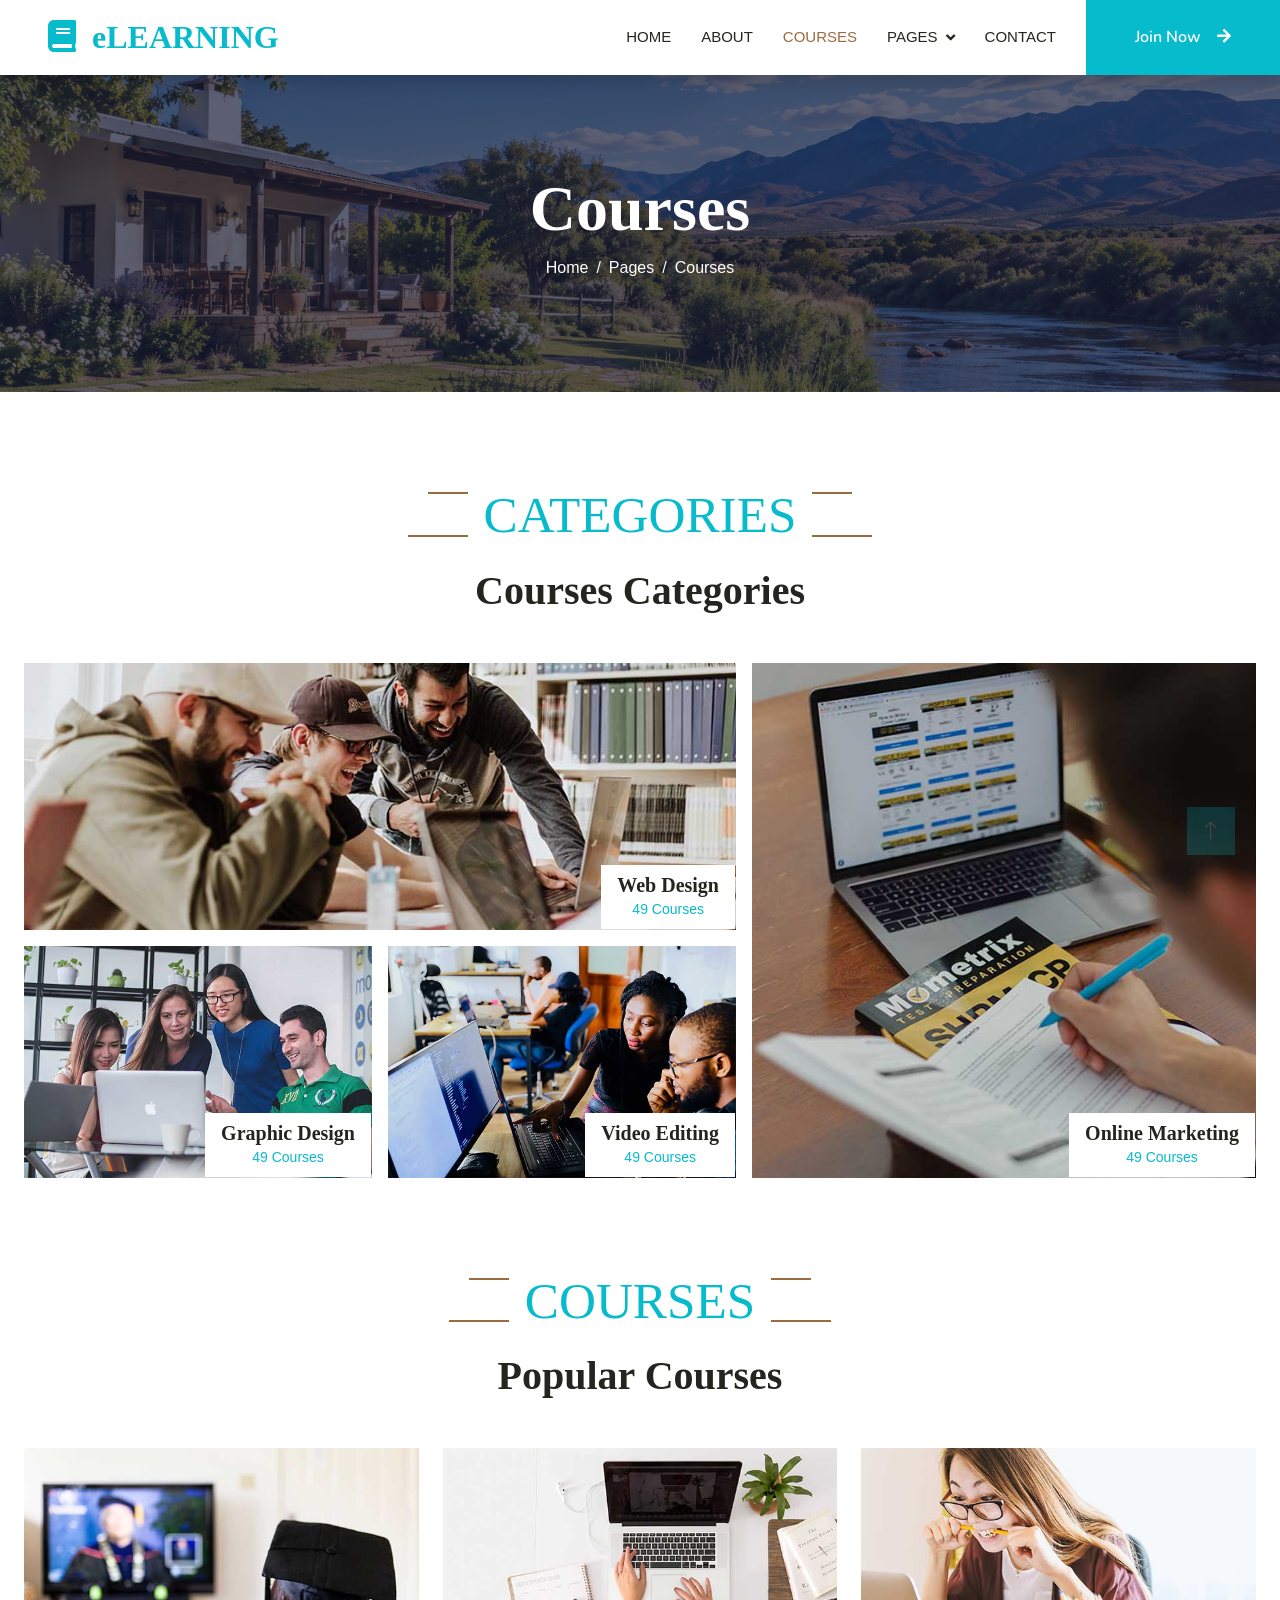
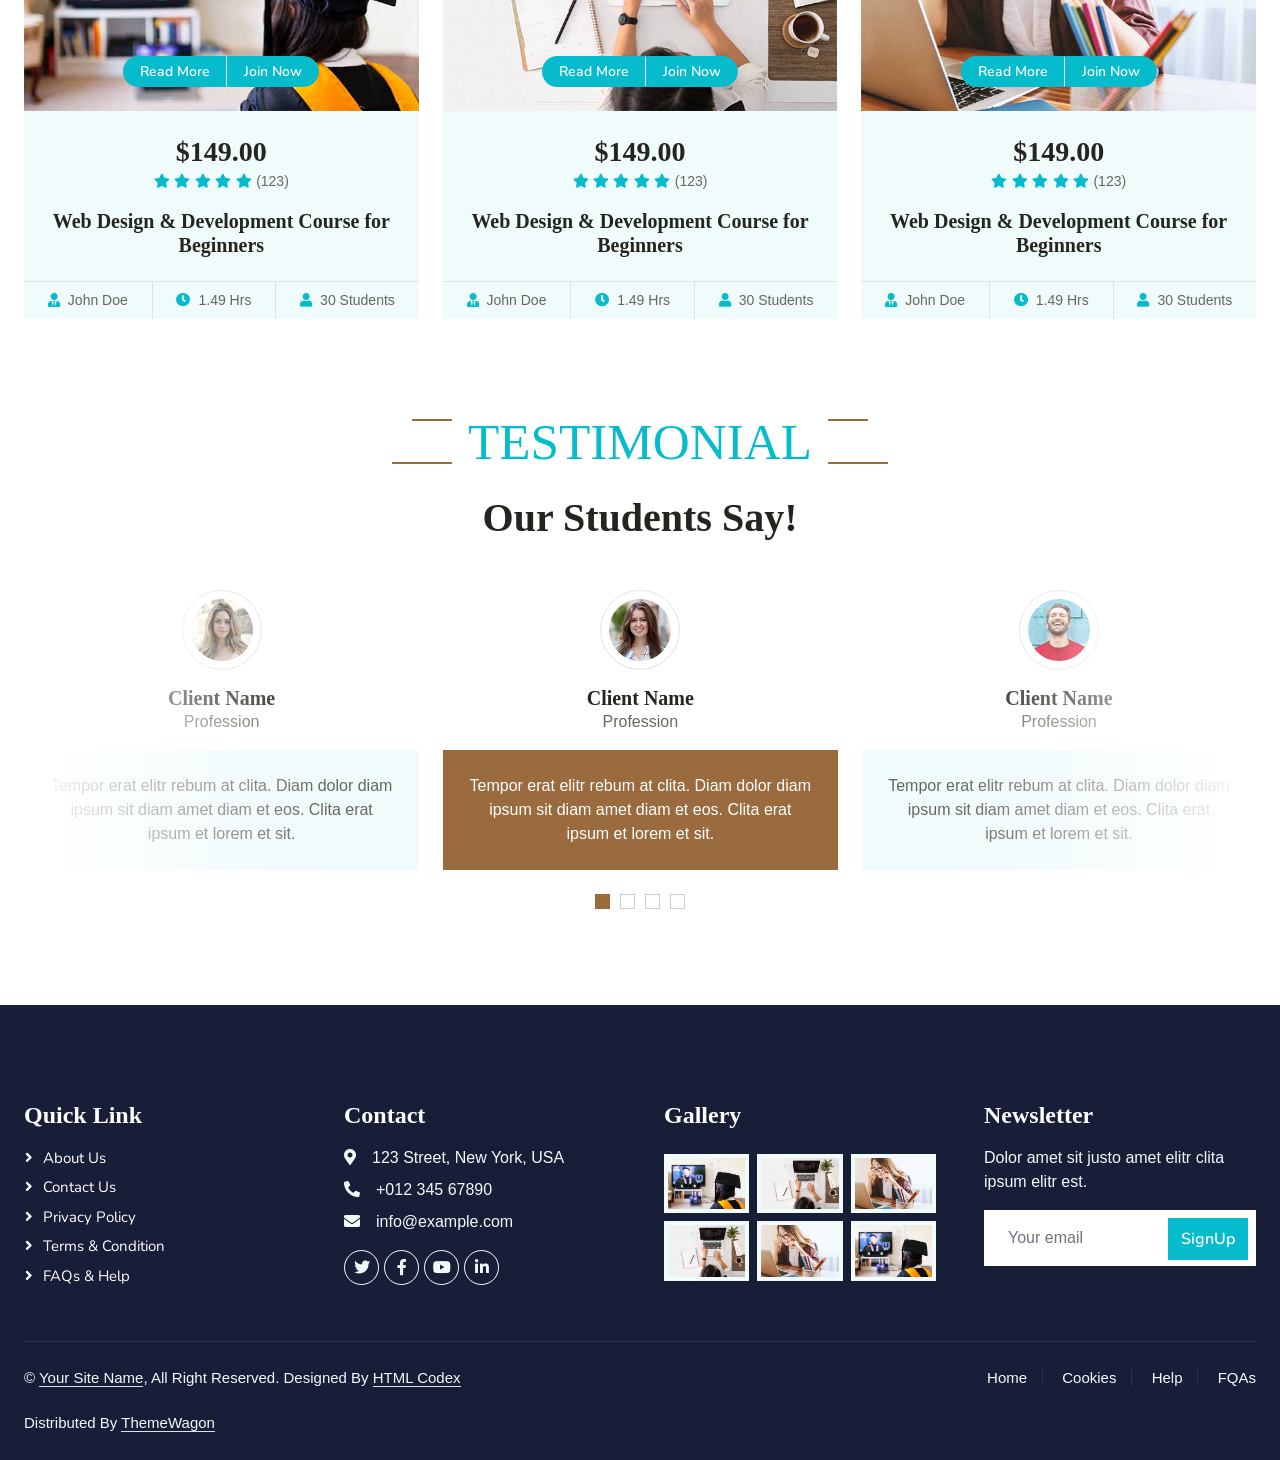
<file: courses.html>
<!DOCTYPE html>
<html lang="en">

<head>
    <meta charset="utf-8">
    <title>eLEARNING - eLearning HTML Template</title>
    <meta content="width=device-width, initial-scale=1.0" name="viewport">
    <meta content="" name="keywords">
    <meta content="" name="description">

    <!-- Favicon -->
    <link href="img/favicon.ico" rel="icon">

    <!-- Google Web Fonts -->
    <link rel="preconnect" href="https://fonts.googleapis.com">
    <link rel="preconnect" href="https://fonts.gstatic.com" crossorigin>
    <link href="https://fonts.googleapis.com/css2?family=Heebo:wght@400;500;600&family=Nunito:wght@600;700;800&display=swap" rel="stylesheet">

    <!-- Icon Font Stylesheet -->
    <link href="https://cdnjs.cloudflare.com/ajax/libs/font-awesome/5.10.0/css/all.min.css" rel="stylesheet">
    <link href="https://cdn.jsdelivr.net/npm/bootstrap-icons@1.4.1/font/bootstrap-icons.css" rel="stylesheet">

    <!-- Libraries Stylesheet -->
    <link href="lib/animate/animate.min.css" rel="stylesheet">
    <link href="lib/owlcarousel/assets/owl.carousel.min.css" rel="stylesheet">

    <!-- Customized Bootstrap Stylesheet -->
    <link href="css/bootstrap.min.css" rel="stylesheet">

    <!-- Template Stylesheet -->
    <link href="css/style.css" rel="stylesheet">
</head>

<body>
    <!-- Spinner Start -->
    <div id="spinner" class="show bg-white position-fixed translate-middle w-100 vh-100 top-50 start-50 d-flex align-items-center justify-content-center">
        <div class="spinner-border text-primary" style="width: 3rem; height: 3rem;" role="status">
            <span class="sr-only">Loading...</span>
        </div>
    </div>
    <!-- Spinner End -->


    <!-- Navbar Start -->
    <nav class="navbar navbar-expand-lg bg-white navbar-light shadow sticky-top p-0">
        <a href="index.html" class="navbar-brand d-flex align-items-center px-4 px-lg-5">
            <h2 class="m-0 text-primary"><i class="fa fa-book me-3"></i>eLEARNING</h2>
        </a>
        <button type="button" class="navbar-toggler me-4" data-bs-toggle="collapse" data-bs-target="#navbarCollapse">
            <span class="navbar-toggler-icon"></span>
        </button>
        <div class="collapse navbar-collapse" id="navbarCollapse">
            <div class="navbar-nav ms-auto p-4 p-lg-0">
                <a href="index.html" class="nav-item nav-link">Home</a>
                <a href="about.html" class="nav-item nav-link">About</a>
                <a href="courses.html" class="nav-item nav-link active">Courses</a>
                <div class="nav-item dropdown">
                    <a href="#" class="nav-link dropdown-toggle" data-bs-toggle="dropdown">Pages</a>
                    <div class="dropdown-menu fade-down m-0">
                        <a href="team.html" class="dropdown-item">Our Team</a>
                        <a href="testimonial.html" class="dropdown-item">Testimonial</a>
                        <a href="404.html" class="dropdown-item">404 Page</a>
                    </div>
                </div>
                <a href="contact.html" class="nav-item nav-link">Contact</a>
            </div>
            <a href="" class="btn btn-primary py-4 px-lg-5 d-none d-lg-block">Join Now<i class="fa fa-arrow-right ms-3"></i></a>
        </div>
    </nav>
    <!-- Navbar End -->


    <!-- Header Start -->
    <div class="container-fluid bg-primary py-5 mb-5 page-header">
        <div class="container py-5">
            <div class="row justify-content-center">
                <div class="col-lg-10 text-center">
                    <h1 class="display-3 text-white animated slideInDown">Courses</h1>
                    <nav aria-label="breadcrumb">
                        <ol class="breadcrumb justify-content-center">
                            <li class="breadcrumb-item"><a class="text-white" href="#">Home</a></li>
                            <li class="breadcrumb-item"><a class="text-white" href="#">Pages</a></li>
                            <li class="breadcrumb-item text-white active" aria-current="page">Courses</li>
                        </ol>
                    </nav>
                </div>
            </div>
        </div>
    </div>
    <!-- Header End -->


    <!-- Categories Start -->
    <div class="container-xxl py-5 category">
        <div class="container">
            <div class="text-center wow fadeInUp" data-wow-delay="0.1s">
                <h6 class="section-title bg-white text-center text-primary px-3">Categories</h6>
                <h1 class="mb-5">Courses Categories</h1>
            </div>
            <div class="row g-3">
                <div class="col-lg-7 col-md-6">
                    <div class="row g-3">
                        <div class="col-lg-12 col-md-12 wow zoomIn" data-wow-delay="0.1s">
                            <a class="position-relative d-block overflow-hidden" href="">
                                <img class="img-fluid" src="img/cat-1.jpg" alt="">
                                <div class="bg-white text-center position-absolute bottom-0 end-0 py-2 px-3" style="margin: 1px;">
                                    <h5 class="m-0">Web Design</h5>
                                    <small class="text-primary">49 Courses</small>
                                </div>
                            </a>
                        </div>
                        <div class="col-lg-6 col-md-12 wow zoomIn" data-wow-delay="0.3s">
                            <a class="position-relative d-block overflow-hidden" href="">
                                <img class="img-fluid" src="img/cat-2.jpg" alt="">
                                <div class="bg-white text-center position-absolute bottom-0 end-0 py-2 px-3" style="margin: 1px;">
                                    <h5 class="m-0">Graphic Design</h5>
                                    <small class="text-primary">49 Courses</small>
                                </div>
                            </a>
                        </div>
                        <div class="col-lg-6 col-md-12 wow zoomIn" data-wow-delay="0.5s">
                            <a class="position-relative d-block overflow-hidden" href="">
                                <img class="img-fluid" src="img/cat-3.jpg" alt="">
                                <div class="bg-white text-center position-absolute bottom-0 end-0 py-2 px-3" style="margin: 1px;">
                                    <h5 class="m-0">Video Editing</h5>
                                    <small class="text-primary">49 Courses</small>
                                </div>
                            </a>
                        </div>
                    </div>
                </div>
                <div class="col-lg-5 col-md-6 wow zoomIn" data-wow-delay="0.7s" style="min-height: 350px;">
                    <a class="position-relative d-block h-100 overflow-hidden" href="">
                        <img class="img-fluid position-absolute w-100 h-100" src="img/cat-4.jpg" alt="" style="object-fit: cover;">
                        <div class="bg-white text-center position-absolute bottom-0 end-0 py-2 px-3" style="margin:  1px;">
                            <h5 class="m-0">Online Marketing</h5>
                            <small class="text-primary">49 Courses</small>
                        </div>
                    </a>
                </div>
            </div>
        </div>
    </div>
    <!-- Categories Start -->


    <!-- Courses Start -->
    <div class="container-xxl py-5">
        <div class="container">
            <div class="text-center wow fadeInUp" data-wow-delay="0.1s">
                <h6 class="section-title bg-white text-center text-primary px-3">Courses</h6>
                <h1 class="mb-5">Popular Courses</h1>
            </div>
            <div class="row g-4 justify-content-center">
                <div class="col-lg-4 col-md-6 wow fadeInUp" data-wow-delay="0.1s">
                    <div class="course-item bg-light">
                        <div class="position-relative overflow-hidden">
                            <img class="img-fluid" src="img/course-1.jpg" alt="">
                            <div class="w-100 d-flex justify-content-center position-absolute bottom-0 start-0 mb-4">
                                <a href="#" class="flex-shrink-0 btn btn-sm btn-primary px-3 border-end" style="border-radius: 30px 0 0 30px;">Read More</a>
                                <a href="#" class="flex-shrink-0 btn btn-sm btn-primary px-3" style="border-radius: 0 30px 30px 0;">Join Now</a>
                            </div>
                        </div>
                        <div class="text-center p-4 pb-0">
                            <h3 class="mb-0">$149.00</h3>
                            <div class="mb-3">
                                <small class="fa fa-star text-primary"></small>
                                <small class="fa fa-star text-primary"></small>
                                <small class="fa fa-star text-primary"></small>
                                <small class="fa fa-star text-primary"></small>
                                <small class="fa fa-star text-primary"></small>
                                <small>(123)</small>
                            </div>
                            <h5 class="mb-4">Web Design & Development Course for Beginners</h5>
                        </div>
                        <div class="d-flex border-top">
                            <small class="flex-fill text-center border-end py-2"><i class="fa fa-user-tie text-primary me-2"></i>John Doe</small>
                            <small class="flex-fill text-center border-end py-2"><i class="fa fa-clock text-primary me-2"></i>1.49 Hrs</small>
                            <small class="flex-fill text-center py-2"><i class="fa fa-user text-primary me-2"></i>30 Students</small>
                        </div>
                    </div>
                </div>
                <div class="col-lg-4 col-md-6 wow fadeInUp" data-wow-delay="0.3s">
                    <div class="course-item bg-light">
                        <div class="position-relative overflow-hidden">
                            <img class="img-fluid" src="img/course-2.jpg" alt="">
                            <div class="w-100 d-flex justify-content-center position-absolute bottom-0 start-0 mb-4">
                                <a href="#" class="flex-shrink-0 btn btn-sm btn-primary px-3 border-end" style="border-radius: 30px 0 0 30px;">Read More</a>
                                <a href="#" class="flex-shrink-0 btn btn-sm btn-primary px-3" style="border-radius: 0 30px 30px 0;">Join Now</a>
                            </div>
                        </div>
                        <div class="text-center p-4 pb-0">
                            <h3 class="mb-0">$149.00</h3>
                            <div class="mb-3">
                                <small class="fa fa-star text-primary"></small>
                                <small class="fa fa-star text-primary"></small>
                                <small class="fa fa-star text-primary"></small>
                                <small class="fa fa-star text-primary"></small>
                                <small class="fa fa-star text-primary"></small>
                                <small>(123)</small>
                            </div>
                            <h5 class="mb-4">Web Design & Development Course for Beginners</h5>
                        </div>
                        <div class="d-flex border-top">
                            <small class="flex-fill text-center border-end py-2"><i class="fa fa-user-tie text-primary me-2"></i>John Doe</small>
                            <small class="flex-fill text-center border-end py-2"><i class="fa fa-clock text-primary me-2"></i>1.49 Hrs</small>
                            <small class="flex-fill text-center py-2"><i class="fa fa-user text-primary me-2"></i>30 Students</small>
                        </div>
                    </div>
                </div>
                <div class="col-lg-4 col-md-6 wow fadeInUp" data-wow-delay="0.5s">
                    <div class="course-item bg-light">
                        <div class="position-relative overflow-hidden">
                            <img class="img-fluid" src="img/course-3.jpg" alt="">
                            <div class="w-100 d-flex justify-content-center position-absolute bottom-0 start-0 mb-4">
                                <a href="#" class="flex-shrink-0 btn btn-sm btn-primary px-3 border-end" style="border-radius: 30px 0 0 30px;">Read More</a>
                                <a href="#" class="flex-shrink-0 btn btn-sm btn-primary px-3" style="border-radius: 0 30px 30px 0;">Join Now</a>
                            </div>
                        </div>
                        <div class="text-center p-4 pb-0">
                            <h3 class="mb-0">$149.00</h3>
                            <div class="mb-3">
                                <small class="fa fa-star text-primary"></small>
                                <small class="fa fa-star text-primary"></small>
                                <small class="fa fa-star text-primary"></small>
                                <small class="fa fa-star text-primary"></small>
                                <small class="fa fa-star text-primary"></small>
                                <small>(123)</small>
                            </div>
                            <h5 class="mb-4">Web Design & Development Course for Beginners</h5>
                        </div>
                        <div class="d-flex border-top">
                            <small class="flex-fill text-center border-end py-2"><i class="fa fa-user-tie text-primary me-2"></i>John Doe</small>
                            <small class="flex-fill text-center border-end py-2"><i class="fa fa-clock text-primary me-2"></i>1.49 Hrs</small>
                            <small class="flex-fill text-center py-2"><i class="fa fa-user text-primary me-2"></i>30 Students</small>
                        </div>
                    </div>
                </div>
            </div>
        </div>
    </div>
    <!-- Courses End -->


    <!-- Testimonial Start -->
    <div class="container-xxl py-5 wow fadeInUp" data-wow-delay="0.1s">
        <div class="container">
            <div class="text-center">
                <h6 class="section-title bg-white text-center text-primary px-3">Testimonial</h6>
                <h1 class="mb-5">Our Students Say!</h1>
            </div>
            <div class="owl-carousel testimonial-carousel position-relative">
                <div class="testimonial-item text-center">
                    <img class="border rounded-circle p-2 mx-auto mb-3" src="img/testimonial-1.jpg" style="width: 80px; height: 80px;">
                    <h5 class="mb-0">Client Name</h5>
                    <p>Profession</p>
                    <div class="testimonial-text bg-light text-center p-4">
                    <p class="mb-0">Tempor erat elitr rebum at clita. Diam dolor diam ipsum sit diam amet diam et eos. Clita erat ipsum et lorem et sit.</p>
                    </div>
                </div>
                <div class="testimonial-item text-center">
                    <img class="border rounded-circle p-2 mx-auto mb-3" src="img/testimonial-2.jpg" style="width: 80px; height: 80px;">
                    <h5 class="mb-0">Client Name</h5>
                    <p>Profession</p>
                    <div class="testimonial-text bg-light text-center p-4">
                    <p class="mb-0">Tempor erat elitr rebum at clita. Diam dolor diam ipsum sit diam amet diam et eos. Clita erat ipsum et lorem et sit.</p>
                    </div>
                </div>
                <div class="testimonial-item text-center">
                    <img class="border rounded-circle p-2 mx-auto mb-3" src="img/testimonial-3.jpg" style="width: 80px; height: 80px;">
                    <h5 class="mb-0">Client Name</h5>
                    <p>Profession</p>
                    <div class="testimonial-text bg-light text-center p-4">
                    <p class="mb-0">Tempor erat elitr rebum at clita. Diam dolor diam ipsum sit diam amet diam et eos. Clita erat ipsum et lorem et sit.</p>
                    </div>
                </div>
                <div class="testimonial-item text-center">
                    <img class="border rounded-circle p-2 mx-auto mb-3" src="img/testimonial-4.jpg" style="width: 80px; height: 80px;">
                    <h5 class="mb-0">Client Name</h5>
                    <p>Profession</p>
                    <div class="testimonial-text bg-light text-center p-4">
                    <p class="mb-0">Tempor erat elitr rebum at clita. Diam dolor diam ipsum sit diam amet diam et eos. Clita erat ipsum et lorem et sit.</p>
                    </div>
                </div>
            </div>
        </div>
    </div>
    <!-- Testimonial End -->
        

    <!-- Footer Start -->
    <div class="container-fluid bg-dark text-light footer pt-5 mt-5 wow fadeIn" data-wow-delay="0.1s">
        <div class="container py-5">
            <div class="row g-5">
                <div class="col-lg-3 col-md-6">
                    <h4 class="text-white mb-3">Quick Link</h4>
                    <a class="btn btn-link" href="">About Us</a>
                    <a class="btn btn-link" href="">Contact Us</a>
                    <a class="btn btn-link" href="">Privacy Policy</a>
                    <a class="btn btn-link" href="">Terms & Condition</a>
                    <a class="btn btn-link" href="">FAQs & Help</a>
                </div>
                <div class="col-lg-3 col-md-6">
                    <h4 class="text-white mb-3">Contact</h4>
                    <p class="mb-2"><i class="fa fa-map-marker-alt me-3"></i>123 Street, New York, USA</p>
                    <p class="mb-2"><i class="fa fa-phone-alt me-3"></i>+012 345 67890</p>
                    <p class="mb-2"><i class="fa fa-envelope me-3"></i>info@example.com</p>
                    <div class="d-flex pt-2">
                        <a class="btn btn-outline-light btn-social" href=""><i class="fab fa-twitter"></i></a>
                        <a class="btn btn-outline-light btn-social" href=""><i class="fab fa-facebook-f"></i></a>
                        <a class="btn btn-outline-light btn-social" href=""><i class="fab fa-youtube"></i></a>
                        <a class="btn btn-outline-light btn-social" href=""><i class="fab fa-linkedin-in"></i></a>
                    </div>
                </div>
                <div class="col-lg-3 col-md-6">
                    <h4 class="text-white mb-3">Gallery</h4>
                    <div class="row g-2 pt-2">
                        <div class="col-4">
                            <img class="img-fluid bg-light p-1" src="img/course-1.jpg" alt="">
                        </div>
                        <div class="col-4">
                            <img class="img-fluid bg-light p-1" src="img/course-2.jpg" alt="">
                        </div>
                        <div class="col-4">
                            <img class="img-fluid bg-light p-1" src="img/course-3.jpg" alt="">
                        </div>
                        <div class="col-4">
                            <img class="img-fluid bg-light p-1" src="img/course-2.jpg" alt="">
                        </div>
                        <div class="col-4">
                            <img class="img-fluid bg-light p-1" src="img/course-3.jpg" alt="">
                        </div>
                        <div class="col-4">
                            <img class="img-fluid bg-light p-1" src="img/course-1.jpg" alt="">
                        </div>
                    </div>
                </div>
                <div class="col-lg-3 col-md-6">
                    <h4 class="text-white mb-3">Newsletter</h4>
                    <p>Dolor amet sit justo amet elitr clita ipsum elitr est.</p>
                    <div class="position-relative mx-auto" style="max-width: 400px;">
                        <input class="form-control border-0 w-100 py-3 ps-4 pe-5" type="text" placeholder="Your email">
                        <button type="button" class="btn btn-primary py-2 position-absolute top-0 end-0 mt-2 me-2">SignUp</button>
                    </div>
                </div>
            </div>
        </div>
        <div class="container">
            <div class="copyright">
                <div class="row">
                    <div class="col-md-6 text-center text-md-start mb-3 mb-md-0">
                        &copy; <a class="border-bottom" href="#">Your Site Name</a>, All Right Reserved.

                        <!--/*** This template is free as long as you keep the footer author’s credit link/attribution link/backlink. If you'd like to use the template without the footer author’s credit link/attribution link/backlink, you can purchase the Credit Removal License from "https://htmlcodex.com/credit-removal". Thank you for your support. ***/-->
                        Designed By <a class="border-bottom" href="https://htmlcodex.com">HTML Codex</a><br><br>
                        Distributed By <a class="border-bottom" href="https://themewagon.com">ThemeWagon</a>
                    </div>
                    <div class="col-md-6 text-center text-md-end">
                        <div class="footer-menu">
                            <a href="">Home</a>
                            <a href="">Cookies</a>
                            <a href="">Help</a>
                            <a href="">FQAs</a>
                        </div>
                    </div>
                </div>
            </div>
        </div>
    </div>
    <!-- Footer End -->


    <!-- Back to Top -->
    <a href="#" class="btn btn-lg btn-primary btn-lg-square back-to-top"><i class="bi bi-arrow-up"></i></a>


    <!-- JavaScript Libraries -->
    <script src="https://code.jquery.com/jquery-3.4.1.min.js"></script>
    <script src="https://cdn.jsdelivr.net/npm/bootstrap@5.0.0/dist/js/bootstrap.bundle.min.js"></script>
    <script src="lib/wow/wow.min.js"></script>
    <script src="lib/easing/easing.min.js"></script>
    <script src="lib/waypoints/waypoints.min.js"></script>
    <script src="lib/owlcarousel/owl.carousel.min.js"></script>

    <!-- Template Javascript -->
    <script src="js/main.js"></script>
</body>

</html>
</file>
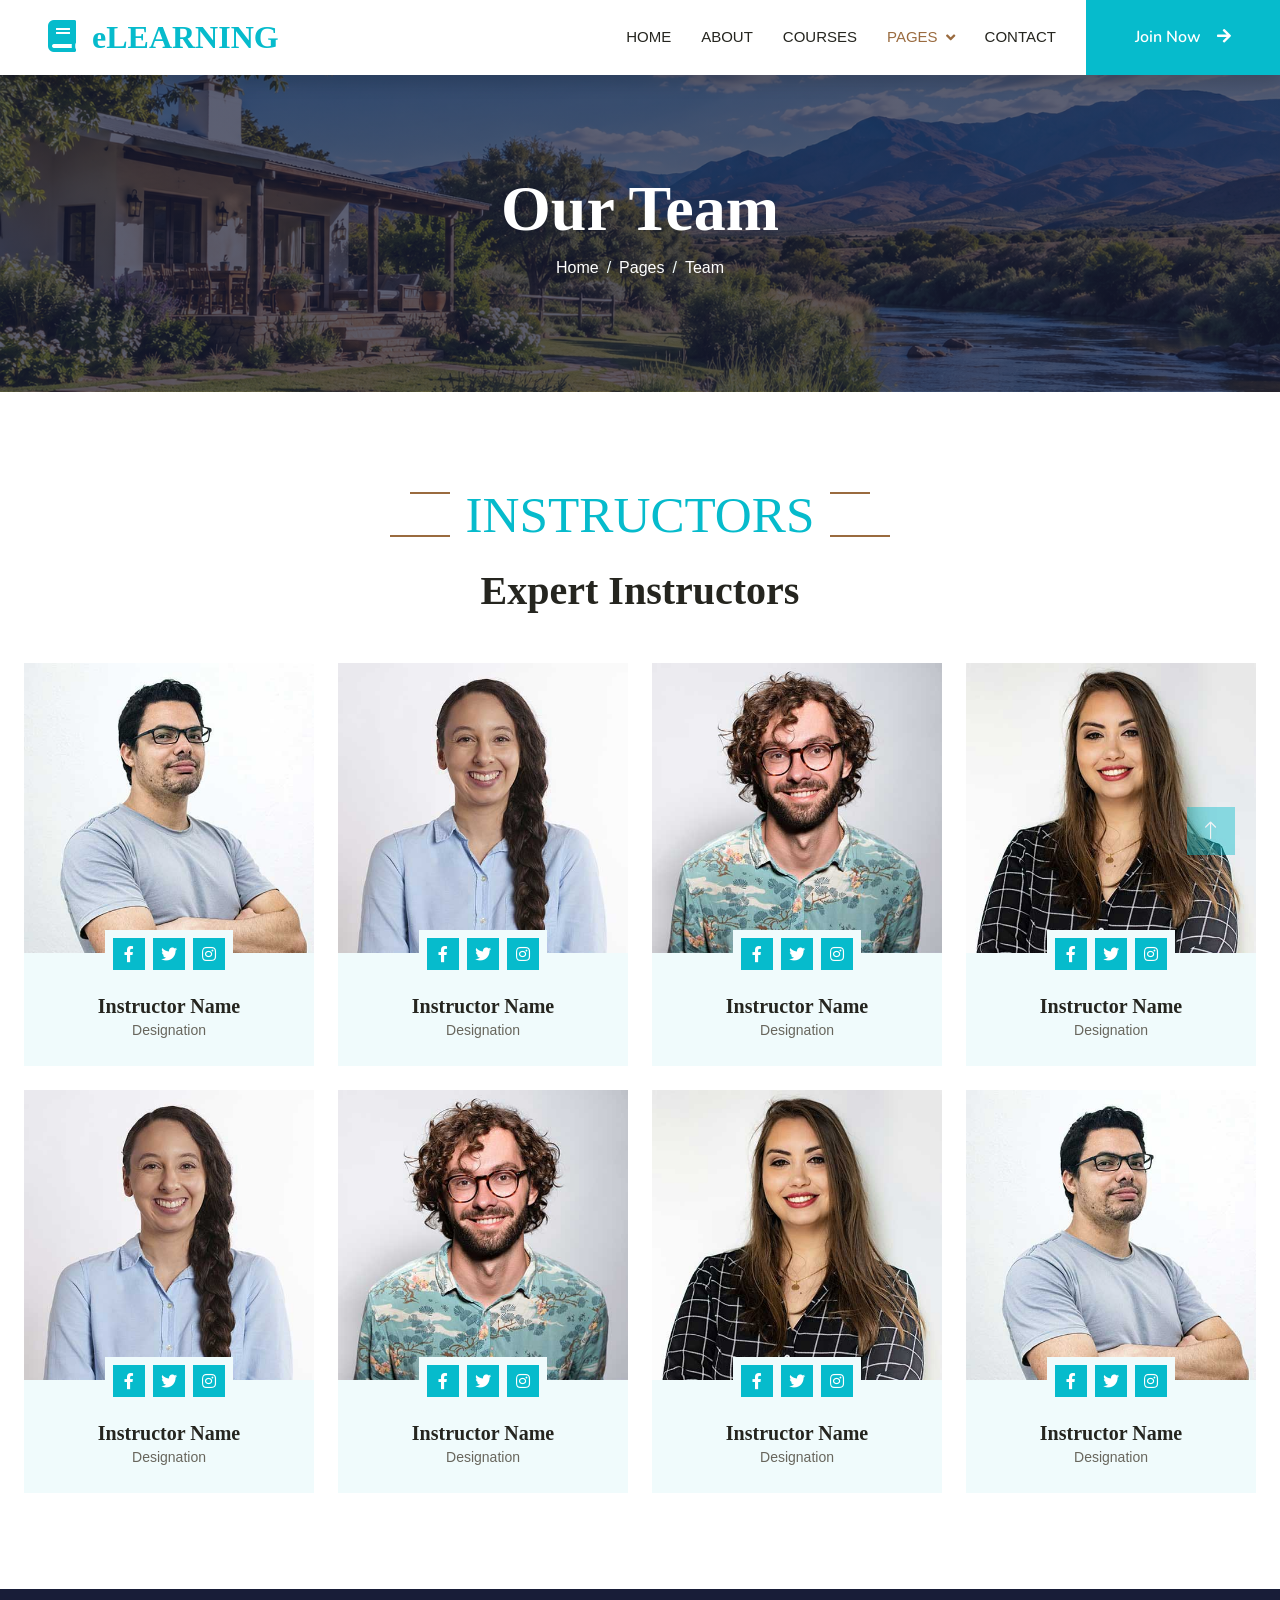
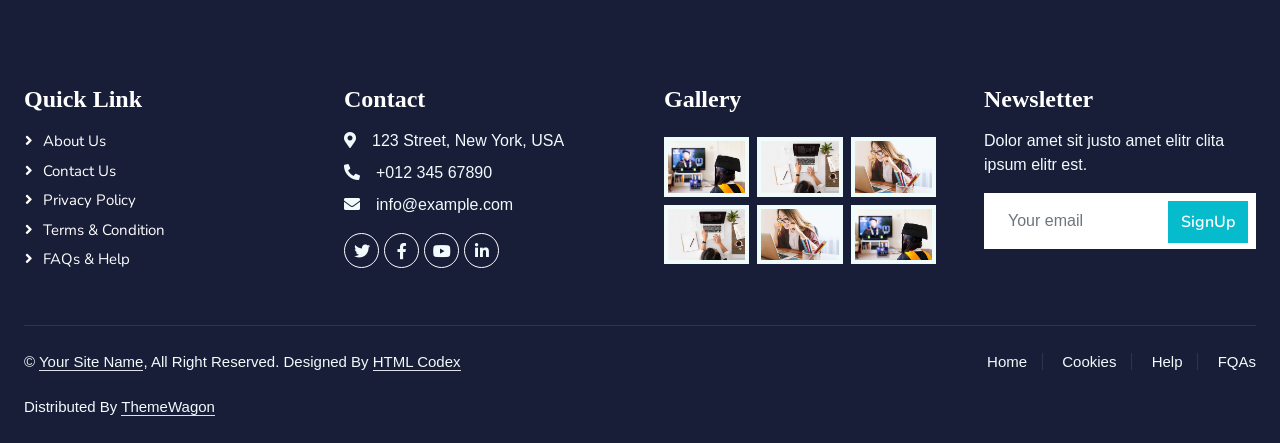
<file: team.html>
<!DOCTYPE html>
<html lang="en">

<head>
    <meta charset="utf-8">
    <title>eLEARNING - eLearning HTML Template</title>
    <meta content="width=device-width, initial-scale=1.0" name="viewport">
    <meta content="" name="keywords">
    <meta content="" name="description">

    <!-- Favicon -->
    <link href="img/favicon.ico" rel="icon">

    <!-- Google Web Fonts -->
    <link rel="preconnect" href="https://fonts.googleapis.com">
    <link rel="preconnect" href="https://fonts.gstatic.com" crossorigin>
    <link href="https://fonts.googleapis.com/css2?family=Heebo:wght@400;500;600&family=Nunito:wght@600;700;800&display=swap" rel="stylesheet">

    <!-- Icon Font Stylesheet -->
    <link href="https://cdnjs.cloudflare.com/ajax/libs/font-awesome/5.10.0/css/all.min.css" rel="stylesheet">
    <link href="https://cdn.jsdelivr.net/npm/bootstrap-icons@1.4.1/font/bootstrap-icons.css" rel="stylesheet">

    <!-- Libraries Stylesheet -->
    <link href="lib/animate/animate.min.css" rel="stylesheet">
    <link href="lib/owlcarousel/assets/owl.carousel.min.css" rel="stylesheet">

    <!-- Customized Bootstrap Stylesheet -->
    <link href="css/bootstrap.min.css" rel="stylesheet">

    <!-- Template Stylesheet -->
    <link href="css/style.css" rel="stylesheet">
</head>

<body>
    <!-- Spinner Start -->
    <div id="spinner" class="show bg-white position-fixed translate-middle w-100 vh-100 top-50 start-50 d-flex align-items-center justify-content-center">
        <div class="spinner-border text-primary" style="width: 3rem; height: 3rem;" role="status">
            <span class="sr-only">Loading...</span>
        </div>
    </div>
    <!-- Spinner End -->


    <!-- Navbar Start -->
    <nav class="navbar navbar-expand-lg bg-white navbar-light shadow sticky-top p-0">
        <a href="index.html" class="navbar-brand d-flex align-items-center px-4 px-lg-5">
            <h2 class="m-0 text-primary"><i class="fa fa-book me-3"></i>eLEARNING</h2>
        </a>
        <button type="button" class="navbar-toggler me-4" data-bs-toggle="collapse" data-bs-target="#navbarCollapse">
            <span class="navbar-toggler-icon"></span>
        </button>
        <div class="collapse navbar-collapse" id="navbarCollapse">
            <div class="navbar-nav ms-auto p-4 p-lg-0">
                <a href="index.html" class="nav-item nav-link">Home</a>
                <a href="about.html" class="nav-item nav-link">About</a>
                <a href="courses.html" class="nav-item nav-link">Courses</a>
                <div class="nav-item dropdown">
                    <a href="#" class="nav-link dropdown-toggle active" data-bs-toggle="dropdown">Pages</a>
                    <div class="dropdown-menu fade-down m-0">
                        <a href="team.html" class="dropdown-item active">Our Team</a>
                        <a href="testimonial.html" class="dropdown-item">Testimonial</a>
                        <a href="404.html" class="dropdown-item">404 Page</a>
                    </div>
                </div>
                <a href="contact.html" class="nav-item nav-link">Contact</a>
            </div>
            <a href="" class="btn btn-primary py-4 px-lg-5 d-none d-lg-block">Join Now<i class="fa fa-arrow-right ms-3"></i></a>
        </div>
    </nav>
    <!-- Navbar End -->


    <!-- Header Start -->
    <div class="container-fluid bg-primary py-5 mb-5 page-header">
        <div class="container py-5">
            <div class="row justify-content-center">
                <div class="col-lg-10 text-center">
                    <h1 class="display-3 text-white animated slideInDown">Our Team</h1>
                    <nav aria-label="breadcrumb">
                        <ol class="breadcrumb justify-content-center">
                            <li class="breadcrumb-item"><a class="text-white" href="#">Home</a></li>
                            <li class="breadcrumb-item"><a class="text-white" href="#">Pages</a></li>
                            <li class="breadcrumb-item text-white active" aria-current="page">Team</li>
                        </ol>
                    </nav>
                </div>
            </div>
        </div>
    </div>
    <!-- Header End -->


    <!-- Team Start -->
    <div class="container-xxl py-5">
        <div class="container">
            <div class="text-center wow fadeInUp" data-wow-delay="0.1s">
                <h6 class="section-title bg-white text-center text-primary px-3">Instructors</h6>
                <h1 class="mb-5">Expert Instructors</h1>
            </div>
            <div class="row g-4">
                <div class="col-lg-3 col-md-6 wow fadeInUp" data-wow-delay="0.1s">
                    <div class="team-item bg-light">
                        <div class="overflow-hidden">
                            <img class="img-fluid" src="img/team-1.jpg" alt="">
                        </div>
                        <div class="position-relative d-flex justify-content-center" style="margin-top: -23px;">
                            <div class="bg-light d-flex justify-content-center pt-2 px-1">
                                <a class="btn btn-sm-square btn-primary mx-1" href=""><i class="fab fa-facebook-f"></i></a>
                                <a class="btn btn-sm-square btn-primary mx-1" href=""><i class="fab fa-twitter"></i></a>
                                <a class="btn btn-sm-square btn-primary mx-1" href=""><i class="fab fa-instagram"></i></a>
                            </div>
                        </div>
                        <div class="text-center p-4">
                            <h5 class="mb-0">Instructor Name</h5>
                            <small>Designation</small>
                        </div>
                    </div>
                </div>
                <div class="col-lg-3 col-md-6 wow fadeInUp" data-wow-delay="0.3s">
                    <div class="team-item bg-light">
                        <div class="overflow-hidden">
                            <img class="img-fluid" src="img/team-2.jpg" alt="">
                        </div>
                        <div class="position-relative d-flex justify-content-center" style="margin-top: -23px;">
                            <div class="bg-light d-flex justify-content-center pt-2 px-1">
                                <a class="btn btn-sm-square btn-primary mx-1" href=""><i class="fab fa-facebook-f"></i></a>
                                <a class="btn btn-sm-square btn-primary mx-1" href=""><i class="fab fa-twitter"></i></a>
                                <a class="btn btn-sm-square btn-primary mx-1" href=""><i class="fab fa-instagram"></i></a>
                            </div>
                        </div>
                        <div class="text-center p-4">
                            <h5 class="mb-0">Instructor Name</h5>
                            <small>Designation</small>
                        </div>
                    </div>
                </div>
                <div class="col-lg-3 col-md-6 wow fadeInUp" data-wow-delay="0.5s">
                    <div class="team-item bg-light">
                        <div class="overflow-hidden">
                            <img class="img-fluid" src="img/team-3.jpg" alt="">
                        </div>
                        <div class="position-relative d-flex justify-content-center" style="margin-top: -23px;">
                            <div class="bg-light d-flex justify-content-center pt-2 px-1">
                                <a class="btn btn-sm-square btn-primary mx-1" href=""><i class="fab fa-facebook-f"></i></a>
                                <a class="btn btn-sm-square btn-primary mx-1" href=""><i class="fab fa-twitter"></i></a>
                                <a class="btn btn-sm-square btn-primary mx-1" href=""><i class="fab fa-instagram"></i></a>
                            </div>
                        </div>
                        <div class="text-center p-4">
                            <h5 class="mb-0">Instructor Name</h5>
                            <small>Designation</small>
                        </div>
                    </div>
                </div>
                <div class="col-lg-3 col-md-6 wow fadeInUp" data-wow-delay="0.7s">
                    <div class="team-item bg-light">
                        <div class="overflow-hidden">
                            <img class="img-fluid" src="img/team-4.jpg" alt="">
                        </div>
                        <div class="position-relative d-flex justify-content-center" style="margin-top: -23px;">
                            <div class="bg-light d-flex justify-content-center pt-2 px-1">
                                <a class="btn btn-sm-square btn-primary mx-1" href=""><i class="fab fa-facebook-f"></i></a>
                                <a class="btn btn-sm-square btn-primary mx-1" href=""><i class="fab fa-twitter"></i></a>
                                <a class="btn btn-sm-square btn-primary mx-1" href=""><i class="fab fa-instagram"></i></a>
                            </div>
                        </div>
                        <div class="text-center p-4">
                            <h5 class="mb-0">Instructor Name</h5>
                            <small>Designation</small>
                        </div>
                    </div>
                </div>
                <div class="col-lg-3 col-md-6 wow fadeInUp" data-wow-delay="0.1s">
                    <div class="team-item bg-light">
                        <div class="overflow-hidden">
                            <img class="img-fluid" src="img/team-2.jpg" alt="">
                        </div>
                        <div class="position-relative d-flex justify-content-center" style="margin-top: -23px;">
                            <div class="bg-light d-flex justify-content-center pt-2 px-1">
                                <a class="btn btn-sm-square btn-primary mx-1" href=""><i class="fab fa-facebook-f"></i></a>
                                <a class="btn btn-sm-square btn-primary mx-1" href=""><i class="fab fa-twitter"></i></a>
                                <a class="btn btn-sm-square btn-primary mx-1" href=""><i class="fab fa-instagram"></i></a>
                            </div>
                        </div>
                        <div class="text-center p-4">
                            <h5 class="mb-0">Instructor Name</h5>
                            <small>Designation</small>
                        </div>
                    </div>
                </div>
                <div class="col-lg-3 col-md-6 wow fadeInUp" data-wow-delay="0.3s">
                    <div class="team-item bg-light">
                        <div class="overflow-hidden">
                            <img class="img-fluid" src="img/team-3.jpg" alt="">
                        </div>
                        <div class="position-relative d-flex justify-content-center" style="margin-top: -23px;">
                            <div class="bg-light d-flex justify-content-center pt-2 px-1">
                                <a class="btn btn-sm-square btn-primary mx-1" href=""><i class="fab fa-facebook-f"></i></a>
                                <a class="btn btn-sm-square btn-primary mx-1" href=""><i class="fab fa-twitter"></i></a>
                                <a class="btn btn-sm-square btn-primary mx-1" href=""><i class="fab fa-instagram"></i></a>
                            </div>
                        </div>
                        <div class="text-center p-4">
                            <h5 class="mb-0">Instructor Name</h5>
                            <small>Designation</small>
                        </div>
                    </div>
                </div>
                <div class="col-lg-3 col-md-6 wow fadeInUp" data-wow-delay="0.5s">
                    <div class="team-item bg-light">
                        <div class="overflow-hidden">
                            <img class="img-fluid" src="img/team-4.jpg" alt="">
                        </div>
                        <div class="position-relative d-flex justify-content-center" style="margin-top: -23px;">
                            <div class="bg-light d-flex justify-content-center pt-2 px-1">
                                <a class="btn btn-sm-square btn-primary mx-1" href=""><i class="fab fa-facebook-f"></i></a>
                                <a class="btn btn-sm-square btn-primary mx-1" href=""><i class="fab fa-twitter"></i></a>
                                <a class="btn btn-sm-square btn-primary mx-1" href=""><i class="fab fa-instagram"></i></a>
                            </div>
                        </div>
                        <div class="text-center p-4">
                            <h5 class="mb-0">Instructor Name</h5>
                            <small>Designation</small>
                        </div>
                    </div>
                </div>
                <div class="col-lg-3 col-md-6 wow fadeInUp" data-wow-delay="0.7s">
                    <div class="team-item bg-light">
                        <div class="overflow-hidden">
                            <img class="img-fluid" src="img/team-1.jpg" alt="">
                        </div>
                        <div class="position-relative d-flex justify-content-center" style="margin-top: -23px;">
                            <div class="bg-light d-flex justify-content-center pt-2 px-1">
                                <a class="btn btn-sm-square btn-primary mx-1" href=""><i class="fab fa-facebook-f"></i></a>
                                <a class="btn btn-sm-square btn-primary mx-1" href=""><i class="fab fa-twitter"></i></a>
                                <a class="btn btn-sm-square btn-primary mx-1" href=""><i class="fab fa-instagram"></i></a>
                            </div>
                        </div>
                        <div class="text-center p-4">
                            <h5 class="mb-0">Instructor Name</h5>
                            <small>Designation</small>
                        </div>
                    </div>
                </div>
            </div>
        </div>
    </div>
    <!-- Team End -->
        

    <!-- Footer Start -->
    <div class="container-fluid bg-dark text-light footer pt-5 mt-5 wow fadeIn" data-wow-delay="0.1s">
        <div class="container py-5">
            <div class="row g-5">
                <div class="col-lg-3 col-md-6">
                    <h4 class="text-white mb-3">Quick Link</h4>
                    <a class="btn btn-link" href="">About Us</a>
                    <a class="btn btn-link" href="">Contact Us</a>
                    <a class="btn btn-link" href="">Privacy Policy</a>
                    <a class="btn btn-link" href="">Terms & Condition</a>
                    <a class="btn btn-link" href="">FAQs & Help</a>
                </div>
                <div class="col-lg-3 col-md-6">
                    <h4 class="text-white mb-3">Contact</h4>
                    <p class="mb-2"><i class="fa fa-map-marker-alt me-3"></i>123 Street, New York, USA</p>
                    <p class="mb-2"><i class="fa fa-phone-alt me-3"></i>+012 345 67890</p>
                    <p class="mb-2"><i class="fa fa-envelope me-3"></i>info@example.com</p>
                    <div class="d-flex pt-2">
                        <a class="btn btn-outline-light btn-social" href=""><i class="fab fa-twitter"></i></a>
                        <a class="btn btn-outline-light btn-social" href=""><i class="fab fa-facebook-f"></i></a>
                        <a class="btn btn-outline-light btn-social" href=""><i class="fab fa-youtube"></i></a>
                        <a class="btn btn-outline-light btn-social" href=""><i class="fab fa-linkedin-in"></i></a>
                    </div>
                </div>
                <div class="col-lg-3 col-md-6">
                    <h4 class="text-white mb-3">Gallery</h4>
                    <div class="row g-2 pt-2">
                        <div class="col-4">
                            <img class="img-fluid bg-light p-1" src="img/course-1.jpg" alt="">
                        </div>
                        <div class="col-4">
                            <img class="img-fluid bg-light p-1" src="img/course-2.jpg" alt="">
                        </div>
                        <div class="col-4">
                            <img class="img-fluid bg-light p-1" src="img/course-3.jpg" alt="">
                        </div>
                        <div class="col-4">
                            <img class="img-fluid bg-light p-1" src="img/course-2.jpg" alt="">
                        </div>
                        <div class="col-4">
                            <img class="img-fluid bg-light p-1" src="img/course-3.jpg" alt="">
                        </div>
                        <div class="col-4">
                            <img class="img-fluid bg-light p-1" src="img/course-1.jpg" alt="">
                        </div>
                    </div>
                </div>
                <div class="col-lg-3 col-md-6">
                    <h4 class="text-white mb-3">Newsletter</h4>
                    <p>Dolor amet sit justo amet elitr clita ipsum elitr est.</p>
                    <div class="position-relative mx-auto" style="max-width: 400px;">
                        <input class="form-control border-0 w-100 py-3 ps-4 pe-5" type="text" placeholder="Your email">
                        <button type="button" class="btn btn-primary py-2 position-absolute top-0 end-0 mt-2 me-2">SignUp</button>
                    </div>
                </div>
            </div>
        </div>
        <div class="container">
            <div class="copyright">
                <div class="row">
                    <div class="col-md-6 text-center text-md-start mb-3 mb-md-0">
                        &copy; <a class="border-bottom" href="#">Your Site Name</a>, All Right Reserved.

                        <!--/*** This template is free as long as you keep the footer author’s credit link/attribution link/backlink. If you'd like to use the template without the footer author’s credit link/attribution link/backlink, you can purchase the Credit Removal License from "https://htmlcodex.com/credit-removal". Thank you for your support. ***/-->
                        Designed By <a class="border-bottom" href="https://htmlcodex.com">HTML Codex</a><br><br>
                        Distributed By <a class="border-bottom" href="https://themewagon.com">ThemeWagon</a>
                    </div>
                    <div class="col-md-6 text-center text-md-end">
                        <div class="footer-menu">
                            <a href="">Home</a>
                            <a href="">Cookies</a>
                            <a href="">Help</a>
                            <a href="">FQAs</a>
                        </div>
                    </div>
                </div>
            </div>
        </div>
    </div>
    <!-- Footer End -->


    <!-- Back to Top -->
    <a href="#" class="btn btn-lg btn-primary btn-lg-square back-to-top"><i class="bi bi-arrow-up"></i></a>


    <!-- JavaScript Libraries -->
    <script src="https://code.jquery.com/jquery-3.4.1.min.js"></script>
    <script src="https://cdn.jsdelivr.net/npm/bootstrap@5.0.0/dist/js/bootstrap.bundle.min.js"></script>
    <script src="lib/wow/wow.min.js"></script>
    <script src="lib/easing/easing.min.js"></script>
    <script src="lib/waypoints/waypoints.min.js"></script>
    <script src="lib/owlcarousel/owl.carousel.min.js"></script>

    <!-- Template Javascript -->
    <script src="js/main.js"></script>
</body>

</html>
</file>
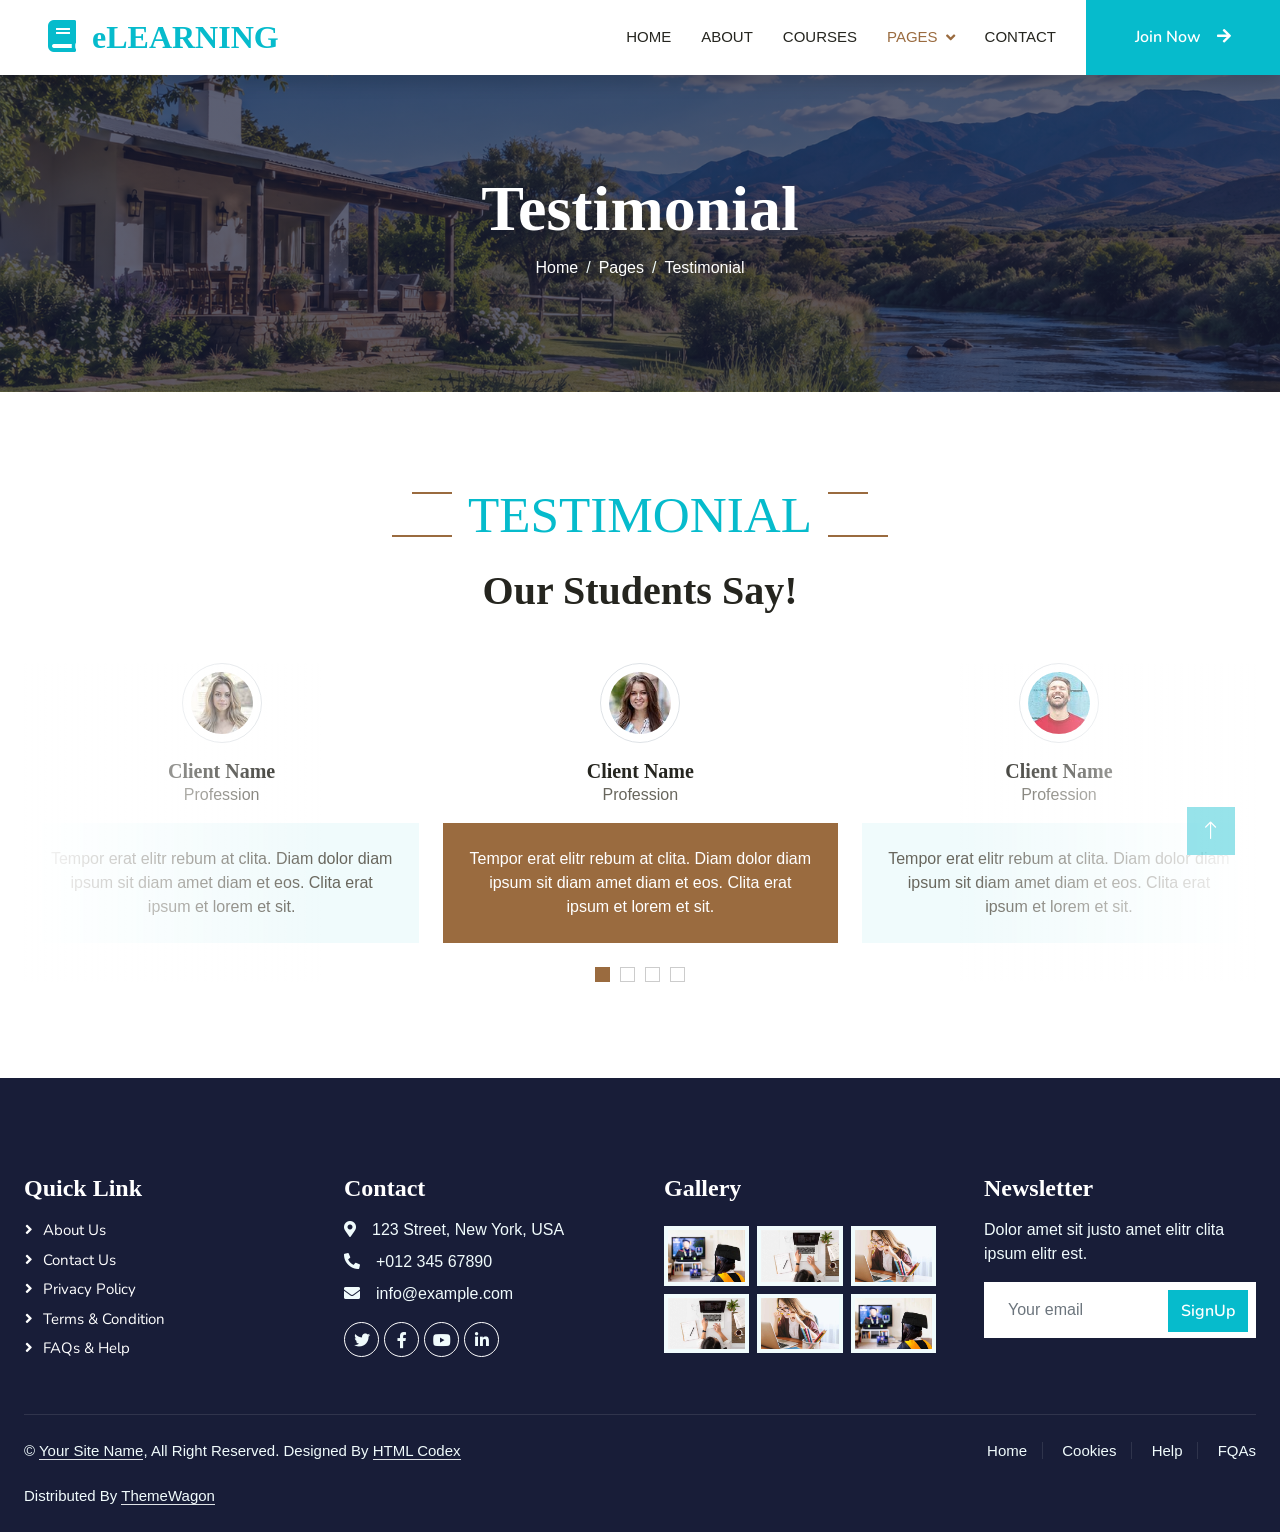
<file: testimonial.html>
<!DOCTYPE html>
<html lang="en">

<head>
    <meta charset="utf-8">
    <title>eLEARNING - eLearning HTML Template</title>
    <meta content="width=device-width, initial-scale=1.0" name="viewport">
    <meta content="" name="keywords">
    <meta content="" name="description">

    <!-- Favicon -->
    <link href="img/favicon.ico" rel="icon">

    <!-- Google Web Fonts -->
    <link rel="preconnect" href="https://fonts.googleapis.com">
    <link rel="preconnect" href="https://fonts.gstatic.com" crossorigin>
    <link href="https://fonts.googleapis.com/css2?family=Heebo:wght@400;500;600&family=Nunito:wght@600;700;800&display=swap" rel="stylesheet">

    <!-- Icon Font Stylesheet -->
    <link href="https://cdnjs.cloudflare.com/ajax/libs/font-awesome/5.10.0/css/all.min.css" rel="stylesheet">
    <link href="https://cdn.jsdelivr.net/npm/bootstrap-icons@1.4.1/font/bootstrap-icons.css" rel="stylesheet">

    <!-- Libraries Stylesheet -->
    <link href="lib/animate/animate.min.css" rel="stylesheet">
    <link href="lib/owlcarousel/assets/owl.carousel.min.css" rel="stylesheet">

    <!-- Customized Bootstrap Stylesheet -->
    <link href="css/bootstrap.min.css" rel="stylesheet">

    <!-- Template Stylesheet -->
    <link href="css/style.css" rel="stylesheet">
</head>

<body>
    <!-- Spinner Start -->
    <div id="spinner" class="show bg-white position-fixed translate-middle w-100 vh-100 top-50 start-50 d-flex align-items-center justify-content-center">
        <div class="spinner-border text-primary" style="width: 3rem; height: 3rem;" role="status">
            <span class="sr-only">Loading...</span>
        </div>
    </div>
    <!-- Spinner End -->


    <!-- Navbar Start -->
    <nav class="navbar navbar-expand-lg bg-white navbar-light shadow sticky-top p-0">
        <a href="index.html" class="navbar-brand d-flex align-items-center px-4 px-lg-5">
            <h2 class="m-0 text-primary"><i class="fa fa-book me-3"></i>eLEARNING</h2>
        </a>
        <button type="button" class="navbar-toggler me-4" data-bs-toggle="collapse" data-bs-target="#navbarCollapse">
            <span class="navbar-toggler-icon"></span>
        </button>
        <div class="collapse navbar-collapse" id="navbarCollapse">
            <div class="navbar-nav ms-auto p-4 p-lg-0">
                <a href="index.html" class="nav-item nav-link">Home</a>
                <a href="about.html" class="nav-item nav-link">About</a>
                <a href="courses.html" class="nav-item nav-link">Courses</a>
                <div class="nav-item dropdown">
                    <a href="#" class="nav-link dropdown-toggle active" data-bs-toggle="dropdown">Pages</a>
                    <div class="dropdown-menu fade-down m-0">
                        <a href="team.html" class="dropdown-item">Our Team</a>
                        <a href="testimonial.html" class="dropdown-item active">Testimonial</a>
                        <a href="404.html" class="dropdown-item">404 Page</a>
                    </div>
                </div>
                <a href="contact.html" class="nav-item nav-link">Contact</a>
            </div>
            <a href="" class="btn btn-primary py-4 px-lg-5 d-none d-lg-block">Join Now<i class="fa fa-arrow-right ms-3"></i></a>
        </div>
    </nav>
    <!-- Navbar End -->


    <!-- Header Start -->
    <div class="container-fluid bg-primary py-5 mb-5 page-header">
        <div class="container py-5">
            <div class="row justify-content-center">
                <div class="col-lg-10 text-center">
                    <h1 class="display-3 text-white animated slideInDown">Testimonial</h1>
                    <nav aria-label="breadcrumb">
                        <ol class="breadcrumb justify-content-center">
                            <li class="breadcrumb-item"><a class="text-white" href="#">Home</a></li>
                            <li class="breadcrumb-item"><a class="text-white" href="#">Pages</a></li>
                            <li class="breadcrumb-item text-white active" aria-current="page">Testimonial</li>
                        </ol>
                    </nav>
                </div>
            </div>
        </div>
    </div>
    <!-- Header End -->


    <!-- Testimonial Start -->
    <div class="container-xxl py-5 wow fadeInUp" data-wow-delay="0.1s">
        <div class="container">
            <div class="text-center">
                <h6 class="section-title bg-white text-center text-primary px-3">Testimonial</h6>
                <h1 class="mb-5">Our Students Say!</h1>
            </div>
            <div class="owl-carousel testimonial-carousel position-relative">
                <div class="testimonial-item text-center">
                    <img class="border rounded-circle p-2 mx-auto mb-3" src="img/testimonial-1.jpg" style="width: 80px; height: 80px;">
                    <h5 class="mb-0">Client Name</h5>
                    <p>Profession</p>
                    <div class="testimonial-text bg-light text-center p-4">
                    <p class="mb-0">Tempor erat elitr rebum at clita. Diam dolor diam ipsum sit diam amet diam et eos. Clita erat ipsum et lorem et sit.</p>
                    </div>
                </div>
                <div class="testimonial-item text-center">
                    <img class="border rounded-circle p-2 mx-auto mb-3" src="img/testimonial-2.jpg" style="width: 80px; height: 80px;">
                    <h5 class="mb-0">Client Name</h5>
                    <p>Profession</p>
                    <div class="testimonial-text bg-light text-center p-4">
                    <p class="mb-0">Tempor erat elitr rebum at clita. Diam dolor diam ipsum sit diam amet diam et eos. Clita erat ipsum et lorem et sit.</p>
                    </div>
                </div>
                <div class="testimonial-item text-center">
                    <img class="border rounded-circle p-2 mx-auto mb-3" src="img/testimonial-3.jpg" style="width: 80px; height: 80px;">
                    <h5 class="mb-0">Client Name</h5>
                    <p>Profession</p>
                    <div class="testimonial-text bg-light text-center p-4">
                    <p class="mb-0">Tempor erat elitr rebum at clita. Diam dolor diam ipsum sit diam amet diam et eos. Clita erat ipsum et lorem et sit.</p>
                    </div>
                </div>
                <div class="testimonial-item text-center">
                    <img class="border rounded-circle p-2 mx-auto mb-3" src="img/testimonial-4.jpg" style="width: 80px; height: 80px;">
                    <h5 class="mb-0">Client Name</h5>
                    <p>Profession</p>
                    <div class="testimonial-text bg-light text-center p-4">
                    <p class="mb-0">Tempor erat elitr rebum at clita. Diam dolor diam ipsum sit diam amet diam et eos. Clita erat ipsum et lorem et sit.</p>
                    </div>
                </div>
            </div>
        </div>
    </div>
    <!-- Testimonial End -->
        

    <!-- Footer Start -->
    <div class="container-fluid bg-dark text-light footer pt-5 mt-5 wow fadeIn" data-wow-delay="0.1s">
        <div class="container py-5">
            <div class="row g-5">
                <div class="col-lg-3 col-md-6">
                    <h4 class="text-white mb-3">Quick Link</h4>
                    <a class="btn btn-link" href="">About Us</a>
                    <a class="btn btn-link" href="">Contact Us</a>
                    <a class="btn btn-link" href="">Privacy Policy</a>
                    <a class="btn btn-link" href="">Terms & Condition</a>
                    <a class="btn btn-link" href="">FAQs & Help</a>
                </div>
                <div class="col-lg-3 col-md-6">
                    <h4 class="text-white mb-3">Contact</h4>
                    <p class="mb-2"><i class="fa fa-map-marker-alt me-3"></i>123 Street, New York, USA</p>
                    <p class="mb-2"><i class="fa fa-phone-alt me-3"></i>+012 345 67890</p>
                    <p class="mb-2"><i class="fa fa-envelope me-3"></i>info@example.com</p>
                    <div class="d-flex pt-2">
                        <a class="btn btn-outline-light btn-social" href=""><i class="fab fa-twitter"></i></a>
                        <a class="btn btn-outline-light btn-social" href=""><i class="fab fa-facebook-f"></i></a>
                        <a class="btn btn-outline-light btn-social" href=""><i class="fab fa-youtube"></i></a>
                        <a class="btn btn-outline-light btn-social" href=""><i class="fab fa-linkedin-in"></i></a>
                    </div>
                </div>
                <div class="col-lg-3 col-md-6">
                    <h4 class="text-white mb-3">Gallery</h4>
                    <div class="row g-2 pt-2">
                        <div class="col-4">
                            <img class="img-fluid bg-light p-1" src="img/course-1.jpg" alt="">
                        </div>
                        <div class="col-4">
                            <img class="img-fluid bg-light p-1" src="img/course-2.jpg" alt="">
                        </div>
                        <div class="col-4">
                            <img class="img-fluid bg-light p-1" src="img/course-3.jpg" alt="">
                        </div>
                        <div class="col-4">
                            <img class="img-fluid bg-light p-1" src="img/course-2.jpg" alt="">
                        </div>
                        <div class="col-4">
                            <img class="img-fluid bg-light p-1" src="img/course-3.jpg" alt="">
                        </div>
                        <div class="col-4">
                            <img class="img-fluid bg-light p-1" src="img/course-1.jpg" alt="">
                        </div>
                    </div>
                </div>
                <div class="col-lg-3 col-md-6">
                    <h4 class="text-white mb-3">Newsletter</h4>
                    <p>Dolor amet sit justo amet elitr clita ipsum elitr est.</p>
                    <div class="position-relative mx-auto" style="max-width: 400px;">
                        <input class="form-control border-0 w-100 py-3 ps-4 pe-5" type="text" placeholder="Your email">
                        <button type="button" class="btn btn-primary py-2 position-absolute top-0 end-0 mt-2 me-2">SignUp</button>
                    </div>
                </div>
            </div>
        </div>
        <div class="container">
            <div class="copyright">
                <div class="row">
                    <div class="col-md-6 text-center text-md-start mb-3 mb-md-0">
                        &copy; <a class="border-bottom" href="#">Your Site Name</a>, All Right Reserved.

                        <!--/*** This template is free as long as you keep the footer author’s credit link/attribution link/backlink. If you'd like to use the template without the footer author’s credit link/attribution link/backlink, you can purchase the Credit Removal License from "https://htmlcodex.com/credit-removal". Thank you for your support. ***/-->
                        Designed By <a class="border-bottom" href="https://htmlcodex.com">HTML Codex</a><br><br>
                        Distributed By <a class="border-bottom" href="https://themewagon.com">ThemeWagon</a>
                    </div>
                    <div class="col-md-6 text-center text-md-end">
                        <div class="footer-menu">
                            <a href="">Home</a>
                            <a href="">Cookies</a>
                            <a href="">Help</a>
                            <a href="">FQAs</a>
                        </div>
                    </div>
                </div>
            </div>
        </div>
    </div>
    <!-- Footer End -->


    <!-- Back to Top -->
    <a href="#" class="btn btn-lg btn-primary btn-lg-square back-to-top"><i class="bi bi-arrow-up"></i></a>


    <!-- JavaScript Libraries -->
    <script src="https://code.jquery.com/jquery-3.4.1.min.js"></script>
    <script src="https://cdn.jsdelivr.net/npm/bootstrap@5.0.0/dist/js/bootstrap.bundle.min.js"></script>
    <script src="lib/wow/wow.min.js"></script>
    <script src="lib/easing/easing.min.js"></script>
    <script src="lib/waypoints/waypoints.min.js"></script>
    <script src="lib/owlcarousel/owl.carousel.min.js"></script>

    <!-- Template Javascript -->
    <script src="js/main.js"></script>
</body>

</html>
</file>
<file: css/style.css>
/********** Template CSS **********/
:root {
    --primary: #06BBCC;
    --light: #F0FBFC;
    --dark: #181d38;
}

.fw-medium {
    font-weight: 600 !important;
}

.fw-semi-bold {
    font-weight: 700 !important;
}

.back-to-top {
    position: fixed;
    display: none;
    right: 45px;
    bottom: 45px;
    z-index: 99;
}


/*** Spinner ***/
#spinner {
    opacity: 0;
    visibility: hidden;
    transition: opacity .5s ease-out, visibility 0s linear .5s;
    z-index: 99999;
}

#spinner.show {
    transition: opacity .5s ease-out, visibility 0s linear 0s;
    visibility: visible;
    opacity: 1;
}


/*** Button ***/
.btn {
    font-family: 'Nunito', sans-serif;
    font-weight: 600;
    transition: .5s;
}

.btn.btn-primary,
.btn.btn-secondary {
    color: #FFFFFF;
}

.btn-square {
    width: 38px;
    height: 38px;
}

.btn-sm-square {
    width: 32px;
    height: 32px;
}

.btn-lg-square {
    width: 48px;
    height: 48px;
}

.btn-square,
.btn-sm-square,
.btn-lg-square {
    padding: 0;
    display: flex;
    align-items: center;
    justify-content: center;
    font-weight: normal;
    border-radius: 0px;
}


/*** Navbar ***/
.navbar .dropdown-toggle::after {
    border: none;
    content: "\f107";
    font-family: "Font Awesome 5 Free";
    font-weight: 900;
    vertical-align: middle;
    margin-left: 8px;
}

.navbar-light .navbar-nav .nav-link {
    margin-right: 30px;
    padding: 25px 0;
    color: #FFFFFF;
    font-size: 15px;
    text-transform: uppercase;
    outline: none;
}

.navbar-light .navbar-nav .nav-link:hover,
.navbar-light .navbar-nav .nav-link.active {
    color: var(--primary);
}

@media (max-width: 991.98px) {
    .navbar-light .navbar-nav .nav-link  {
        margin-right: 0;
        padding: 10px 0;
    }

    .navbar-light .navbar-nav {
        border-top: 1px solid #EEEEEE;
    }
}

.navbar-light .navbar-brand,
.navbar-light a.btn {
    height: 75px;
}

.navbar-light .navbar-nav .nav-link {
    color: var(--dark);
    font-weight: 500;
}

.navbar-light.sticky-top {
    top: -100px;
    transition: .5s;
}

@media (min-width: 992px) {
    .navbar .nav-item .dropdown-menu {
        display: block;
        margin-top: 0;
        opacity: 0;
        visibility: hidden;
        transition: .5s;
    }

    .navbar .dropdown-menu.fade-down {
        top: 100%;
        transform: rotateX(-75deg);
        transform-origin: 0% 0%;
    }

    .navbar .nav-item:hover .dropdown-menu {
        top: 100%;
        transform: rotateX(0deg);
        visibility: visible;
        transition: .5s;
        opacity: 1;
    }
}


/*** Header carousel ***/
@media (max-width: 768px) {
    .header-carousel .owl-carousel-item {
        position: relative;
        min-height: 500px;
    }
    
    .header-carousel .owl-carousel-item img {
        position: absolute;
        width: 100%;
        height: 100%;
        object-fit: cover;
    }
}

.header-carousel .owl-nav {
    position: absolute;
    top: 50%;
    right: 8%;
    transform: translateY(-50%);
    display: flex;
    flex-direction: column;
}

.header-carousel .owl-nav .owl-prev,
.header-carousel .owl-nav .owl-next {
    margin: 7px 0;
    width: 45px;
    height: 45px;
    display: flex;
    align-items: center;
    justify-content: center;
    color: #FFFFFF;
    background: transparent;
    border: 1px solid #FFFFFF;
    font-size: 22px;
    transition: .5s;
}

.header-carousel .owl-nav .owl-prev:hover,
.header-carousel .owl-nav .owl-next:hover {
    background: var(--primary);
    border-color: var(--primary);
}

.page-header {
    background: linear-gradient(rgba(24, 29, 56, .7), rgba(24, 29, 56, .7)), url(../img/E.png);
    background-position: center center;
    background-repeat: no-repeat;
    background-size: cover;
}

.page-header-inner {
    background: rgba(15, 23, 43, .7);
}

.breadcrumb-item + .breadcrumb-item::before {
    color: var(--light);
}


/*** Section Title ***/
.section-title {
    position: relative;
    display: inline-block;
    text-transform: uppercase;
}

.section-title::before {
    position: absolute;
    content: "";
    width: calc(100% + 80px);
    height: 2px;
    top: 4px;
    left: -40px;
    background: var(--primary);
    z-index: -1;
}

.section-title::after {
    position: absolute;
    content: "";
    width: calc(100% + 120px);
    height: 2px;
    bottom: 5px;
    left: -60px;
    background: var(--primary);
    z-index: -1;
}

.section-title.text-start::before {
    width: calc(100% + 40px);
    left: 0;
}

.section-title.text-start::after {
    width: calc(100% + 60px);
    left: 0;
}


/*** Service ***/
.service-item {
    background: var(--light);
    transition: .5s;
}

.service-item:hover {
    margin-top: -10px;
    background: var(--primary);
}

.service-item * {
    transition: .5s;
}

.service-item:hover * {
    color: var(--light) !important;
}


/*** Categories & Courses ***/
.category img,
.course-item img {
    transition: .5s;
}

.category a:hover img,
.course-item:hover img {
    transform: scale(1.1);
}


/*** Team ***/
.team-item img {
    transition: .5s;
}

.team-item:hover img {
    transform: scale(1.1);
}


/*** Testimonial ***/
.testimonial-carousel::before {
    position: absolute;
    content: "";
    top: 0;
    left: 0;
    height: 100%;
    width: 0;
    background: linear-gradient(to right, rgba(255, 255, 255, 1) 0%, rgba(255, 255, 255, 0) 100%);
    z-index: 1;
}

.testimonial-carousel::after {
    position: absolute;
    content: "";
    top: 0;
    right: 0;
    height: 100%;
    width: 0;
    background: linear-gradient(to left, rgba(255, 255, 255, 1) 0%, rgba(255, 255, 255, 0) 100%);
    z-index: 1;
}

@media (min-width: 768px) {
    .testimonial-carousel::before,
    .testimonial-carousel::after {
        width: 200px;
    }
}

@media (min-width: 992px) {
    .testimonial-carousel::before,
    .testimonial-carousel::after {
        width: 300px;
    }
}

.testimonial-carousel .owl-item .testimonial-text,
.testimonial-carousel .owl-item.center .testimonial-text * {
    transition: .5s;
}

.testimonial-carousel .owl-item.center .testimonial-text {
    background: var(--primary) !important;
}

.testimonial-carousel .owl-item.center .testimonial-text * {
    color: #FFFFFF !important;
}

.testimonial-carousel .owl-dots {
    margin-top: 24px;
    display: flex;
    align-items: flex-end;
    justify-content: center;
}

.testimonial-carousel .owl-dot {
    position: relative;
    display: inline-block;
    margin: 0 5px;
    width: 15px;
    height: 15px;
    border: 1px solid #CCCCCC;
    transition: .5s;
}

.testimonial-carousel .owl-dot.active {
    background: var(--primary);
    border-color: var(--primary);
}


/*** Footer ***/
.footer .btn.btn-social {
    margin-right: 5px;
    width: 35px;
    height: 35px;
    display: flex;
    align-items: center;
    justify-content: center;
    color: var(--light);
    font-weight: normal;
    border: 1px solid #FFFFFF;
    border-radius: 35px;
    transition: .3s;
}

.footer .btn.btn-social:hover {
    color: var(--primary);
}

.footer .btn.btn-link {
    display: block;
    margin-bottom: 5px;
    padding: 0;
    text-align: left;
    color: #FFFFFF;
    font-size: 15px;
    font-weight: normal;
    text-transform: capitalize;
    transition: .3s;
}

.footer .btn.btn-link::before {
    position: relative;
    content: "\f105";
    font-family: "Font Awesome 5 Free";
    font-weight: 900;
    margin-right: 10px;
}

.footer .btn.btn-link:hover {
    letter-spacing: 1px;
    box-shadow: none;
}

.footer .copyright {
    padding: 25px 0;
    font-size: 15px;
    border-top: 1px solid rgba(256, 256, 256, .1);
}

.footer .copyright a {
    color: var(--light);
}

.footer .footer-menu a {
    margin-right: 15px;
    padding-right: 15px;
    border-right: 1px solid rgba(255, 255, 255, .1);
}

.footer .footer-menu a:last-child {
    margin-right: 0;
    padding-right: 0;
    border-right: none;
}


/* Custom Tailwind overrides */
#spinner.show {
  opacity: 1 !important;
  visibility: visible !important;
}

.animate__animated.animate__fadeInDown {
  animation: fadeInDown 1s ease forwards;
}

@keyframes fadeInDown {
  from { opacity: 0; transform: translateY(-20px); }
  to { opacity: 1; transform: translateY(0); }
}
/* Spinner visibility toggle */
#spinner.show {
  opacity: 1 !important;
  visibility: visible !important;
}

/* Animate.css fallback for fadeInDown */
@keyframes fadeInDown {
  from { opacity: 0; transform: translateY(-20px); }
  to { opacity: 1; transform: translateY(0); }
}
.animate__animated.animate__fadeInDown {
  animation: fadeInDown 1s ease forwards;
}


/* =========================================================
   ONGERSFONTEIN GUEST FARM
   MODERN HOSPITALITY DESIGN
========================================================= */

:root {
    --primary: #9a6b3f;
    --primary-dark: #76502f;
    --secondary: #d8b98a;

    --dark: #25251f;
    --dark-soft: #3a392f;

    --cream: #f7f3ec;
    --cream-dark: #eee7dc;

    --white: #ffffff;
    --text: #68665d;
    --border: #e7e0d5;

    --radius: 16px;
    --radius-lg: 24px;

    --transition: all 0.3s ease;
}


/* =========================================================
   GENERAL
========================================================= */

body {
    font-family: "Inter", sans-serif;
    color: var(--text);
    background: var(--white);
}

h1,
h2,
h3,
h4,
h5,
h6 {
    font-family: "Playfair Display", serif;
    color: var(--dark);
}

a {
    text-decoration: none;
    transition: var(--transition);
}

.container {
    max-width: 1180px;
}


/* =========================================================
   LOADER
========================================================= */

.site-loader {
    position: fixed;
    inset: 0;
    z-index: 99999;
    background: var(--cream);
    display: flex;
    align-items: center;
    justify-content: center;
}

.loader-ring {
    width: 48px;
    height: 48px;
    border: 3px solid rgba(154, 107, 63, 0.2);
    border-top-color: var(--primary);
    border-radius: 50%;
    animation: loader 0.8s linear infinite;
}

@keyframes loader {
    to {
        transform: rotate(360deg);
    }
}


/* =========================================================
   NAVBAR
========================================================= */

.site-navbar {
    position: sticky;
    top: 0;
    z-index: 1000;
    width: 100%;
    background: rgba(255, 255, 255, 0.96);
    border-bottom: 1px solid rgba(0, 0, 0, 0.05);
    backdrop-filter: blur(12px);
}

.navbar-inner {
    min-height: 82px;
    display: flex;
    align-items: center;
}

.brand {
    display: flex;
    align-items: center;
    gap: 12px;
    color: var(--dark);
}

.brand:hover {
    color: var(--primary);
}

.brand-icon {
    width: 43px;
    height: 43px;
    border-radius: 50%;
    background: var(--cream);
    color: var(--primary);
    display: flex;
    align-items: center;
    justify-content: center;
    font-size: 17px;
}

.brand-text {
    display: flex;
    flex-direction: column;
    line-height: 1.1;
}

.brand-text strong {
    font-family: "Playfair Display", serif;
    font-size: 21px;
    font-weight: 700;
}

.brand-text small {
    margin-top: 4px;
    color: var(--text);
    font-size: 10px;
    text-transform: uppercase;
    letter-spacing: 2px;
}


.navbar-links {
    display: flex;
    align-items: center;
    gap: 30px;
    margin-left: auto;
    margin-right: 30px;
}

.navbar-links a {
    position: relative;
    color: var(--dark);
    font-size: 13px;
    font-weight: 600;
    letter-spacing: 0.2px;
    padding: 31px 0;
}

.navbar-links a::after {
    content: "";
    position: absolute;
    bottom: 23px;
    left: 0;
    width: 0;
    height: 2px;
    background: var(--primary);
    transition: var(--transition);
}

.navbar-links a:hover,
.navbar-links a.active {
    color: var(--primary);
}

.navbar-links a:hover::after,
.navbar-links a.active::after {
    width: 100%;
}


.nav-book-btn {
    display: inline-flex;
    align-items: center;
    gap: 12px;
    padding: 13px 20px;
    background: var(--dark);
    color: var(--white);
    border-radius: 50px;
    font-size: 12px;
    font-weight: 700;
    letter-spacing: 0.3px;
}

.nav-book-btn:hover {
    background: var(--primary);
    color: var(--white);
    transform: translateY(-2px);
}

.nav-book-btn i {
    font-size: 11px;
}


/* =========================================================
   MOBILE NAV
========================================================= */

.navbar-toggle {
    display: none;
    margin-left: auto;
    border: 0;
    background: transparent;
    width: 42px;
    height: 42px;
    padding: 8px;
}

.navbar-toggle span {
    display: block;
    height: 2px;
    background: var(--dark);
    margin: 5px 0;
}


/* =========================================================
   HERO
========================================================= */

.hero-section {
    position: relative;
    overflow: hidden;
}

.hero-slide {
    position: relative;
    height: min(720px, calc(100vh - 82px));
    min-height: 580px;
    overflow: hidden;
}

.hero-slide > img {
    width: 100%;
    height: 100%;
    object-fit: cover;
}

.hero-overlay {
    position: absolute;
    inset: 0;
    background:
        linear-gradient(
            90deg,
            rgba(20, 21, 17, 0.82) 0%,
            rgba(20, 21, 17, 0.60) 42%,
            rgba(20, 21, 17, 0.15) 100%
        );
}

.hero-content {
    position: absolute;
    inset: 0;
    display: flex;
    align-items: center;
}

.hero-copy {
    max-width: 680px;
    padding-bottom: 25px;
}

.hero-eyebrow {
    display: flex;
    align-items: center;
    gap: 10px;
    margin-bottom: 20px;
    color: var(--secondary);
    font-size: 12px;
    font-weight: 700;
    text-transform: uppercase;
    letter-spacing: 3px;
}

.hero-eyebrow span {
    width: 35px;
    height: 1px;
    background: var(--secondary);
}

.hero-copy h1 {
    margin: 0 0 22px;
    color: var(--white);
    font-size: clamp(48px, 6vw, 82px);
    line-height: 0.98;
    font-weight: 500;
    letter-spacing: -2px;
}

.hero-copy h1 em {
    color: var(--secondary);
    font-weight: 400;
}

.hero-copy p {
    max-width: 570px;
    margin-bottom: 32px;
    color: rgba(255, 255, 255, 0.86);
    font-size: 17px;
    line-height: 1.8;
}

.hero-buttons {
    display: flex;
    flex-wrap: wrap;
    gap: 12px;
}


/* =========================================================
   BUTTONS
========================================================= */

.btn-primary-custom {
    display: inline-flex;
    align-items: center;
    justify-content: center;
    gap: 15px;

    padding: 15px 24px;

    border-radius: 50px;

    background: var(--primary);
    color: var(--white);

    font-size: 12px;
    font-weight: 700;
    letter-spacing: 0.4px;
}

.btn-primary-custom:hover {
    color: var(--white);
    background: var(--primary-dark);
    transform: translateY(-2px);
}

.btn-primary-custom i {
    font-size: 10px;
}


.btn-outline-light-custom {
    display: inline-flex;
    align-items: center;
    justify-content: center;

    padding: 14px 23px;

    border: 1px solid rgba(255, 255, 255, 0.55);
    border-radius: 50px;

    color: var(--white);

    font-size: 12px;
    font-weight: 700;
}

.btn-outline-light-custom:hover {
    background: var(--white);
    color: var(--dark);
}


/* =========================================================
   HERO LOCATION
========================================================= */

.hero-location {
    position: absolute;
    right: 40px;
    bottom: 35px;

    display: flex;
    align-items: center;
    gap: 9px;

    color: rgba(255, 255, 255, 0.8);

    font-size: 11px;
    text-transform: uppercase;
    letter-spacing: 1.5px;
}

.hero-location i {
    color: var(--secondary);
}


/* =========================================================
   HERO SCROLL
========================================================= */

.hero-scroll {
    position: absolute;
    left: 50%;
    bottom: 28px;
    transform: translateX(-50%);

    display: flex;
    flex-direction: column;
    align-items: center;
    gap: 7px;

    color: rgba(255, 255, 255, 0.65);

    font-size: 9px;
    text-transform: uppercase;
    letter-spacing: 2px;

    z-index: 10;
}

.hero-scroll i {
    font-size: 10px;
}


/* =========================================================
   HIGHLIGHTS
========================================================= */

.highlights-section {
    position: relative;
    margin-top: -1px;
    padding: 0 0 20px;
    background: var(--white);
}

.highlights-card {
    position: relative;
    z-index: 20;

    display: grid;
    grid-template-columns: repeat(4, 1fr);

    padding: 27px 30px;

    background: var(--white);
    border-radius: 0 0 var(--radius-lg) var(--radius-lg);

    box-shadow: 0 15px 45px rgba(37, 37, 31, 0.08);
}

.highlight-item {
    display: flex;
    align-items: center;
    gap: 15px;
    padding: 5px 15px;
}

.highlight-icon {
    flex: 0 0 auto;

    width: 46px;
    height: 46px;

    display: flex;
    align-items: center;
    justify-content: center;

    border-radius: 50%;

    background: var(--cream);
    color: var(--primary);
}

.highlight-item span {
    display: block;
    margin-bottom: 4px;

    font-size: 9px;
    text-transform: uppercase;
    letter-spacing: 1.4px;
    color: #99958b;
}

.highlight-item strong {
    color: var(--dark);
    font-size: 13px;
}

.highlight-divider {
    width: 1px;
    background: var(--border);
}


/* =========================================================
   INTRO SECTION
========================================================= */

.intro-section {
    padding: 110px 0;
    background: var(--cream);
}

.intro-image-wrapper {
    position: relative;
    padding-right: 35px;
    padding-bottom: 35px;
}

.intro-image-wrapper::after {
    content: "";

    position: absolute;
    right: 0;
    bottom: 0;

    width: 75%;
    height: 75%;

    border: 1px solid var(--secondary);
    border-radius: var(--radius-lg);

    z-index: 0;
}

.intro-image {
    position: relative;
    z-index: 1;

    width: 100%;
    height: 500px;

    object-fit: cover;
    border-radius: var(--radius-lg);
}

.experience-badge {
    position: absolute;
    right: -5px;
    top: 35px;
    z-index: 5;

    width: 120px;
    height: 120px;

    border-radius: 50%;

    display: flex;
    flex-direction: column;
    align-items: center;
    justify-content: center;

    background: var(--primary);
    color: var(--white);

    box-shadow: 0 15px 30px rgba(0, 0, 0, 0.12);
}

.experience-badge strong {
    font-family: "Playfair Display", serif;
    font-size: 25px;
}

.experience-badge span {
    font-size: 9px;
    text-transform: uppercase;
    letter-spacing: 1.5px;
}


.section-label {
    display: flex;
    align-items: center;
    gap: 10px;

    margin-bottom: 18px;

    color: var(--primary);

    font-size: 10px;
    font-weight: 700;
    text-transform: uppercase;
    letter-spacing: 2.5px;
}

.section-label span {
    width: 28px;
    height: 1px;
    background: var(--primary);
}


.section-title {
    margin-bottom: 25px;

    font-size: clamp(38px, 4vw, 55px);
    line-height: 1.05;
    font-weight: 500;

    color: var(--dark);
}

.section-title em {
    color: var(--primary);
    font-weight: 400;
}

.intro-text {
    max-width: 520px;

    font-size: 16px;
    line-height: 1.85;

    color: var(--dark-soft);
}

.intro-text.secondary {
    color: var(--text);
    font-size: 14px;
}


.text-link {
    display: inline-flex;
    align-items: center;
    gap: 13px;

    margin-top: 15px;

    color: var(--primary);

    font-size: 12px;
    font-weight: 700;
    text-transform: uppercase;
    letter-spacing: 1px;
}

.text-link:hover {
    color: var(--primary-dark);
    gap: 18px;
}


/* =========================================================
   EXPERIENCE SECTION
========================================================= */

.experience-section {
    padding: 110px 0;
    background: var(--white);
}

.section-heading {
    max-width: 650px;
    margin: 0 auto;
}

.section-heading > p {
    max-width: 530px;
    margin: 0 auto;

    font-size: 15px;
    line-height: 1.8;
}


.experience-card {
    position: relative;

    display: block;
    height: 100%;

    padding: 35px 30px 30px;

    border: 1px solid var(--border);
    border-radius: var(--radius-lg);

    background: var(--white);

    overflow: hidden;
}

.experience-card::before {
    content: "";

    position: absolute;
    top: 0;
    left: 0;

    width: 100%;
    height: 3px;

    background: var(--primary);

    transform: scaleX(0);
    transform-origin: left;

    transition: var(--transition);
}

.experience-card:hover {
    border-color: transparent;
    box-shadow: 0 20px 50px rgba(37, 37, 31, 0.10);
    transform: translateY(-7px);
}

.experience-card:hover::before {
    transform: scaleX(1);
}


.experience-card-icon {
    width: 52px;
    height: 52px;

    margin-bottom: 30px;

    display: flex;
    align-items: center;
    justify-content: center;

    border-radius: 14px;

    background: var(--cream);
    color: var(--primary);

    font-size: 19px;
}


.card-number {
    position: absolute;
    top: 25px;
    right: 25px;

    color: #ddd7ce;

    font-family: "Playfair Display", serif;
    font-size: 30px;
}


.experience-card h3 {
    margin-bottom: 14px;

    font-size: 23px;
    font-weight: 600;
}

.experience-card p {
    margin-bottom: 25px;

    font-size: 13px;
    line-height: 1.8;
    color: var(--text);
}


.card-link {
    display: inline-flex;
    align-items: center;
    gap: 10px;

    color: var(--primary);

    font-size: 10px;
    font-weight: 700;
    text-transform: uppercase;
    letter-spacing: 1px;
}

.card-link i {
    font-size: 9px;
    transition: var(--transition);
}

.experience-card:hover .card-link i {
    transform: translateX(5px);
}


/* =========================================================
   FEATURED CARD
========================================================= */

.featured-card {
    background: var(--dark);
    border-color: var(--dark);
}

.featured-card h3 {
    color: var(--white);
}

.featured-card p {
    color: rgba(255, 255, 255, 0.65);
}

.featured-card .experience-card-icon {
    background: rgba(255, 255, 255, 0.08);
    color: var(--secondary);
}

.featured-card .card-number {
    color: rgba(255, 255, 255, 0.12);
}

.featured-card .card-link {
    color: var(--secondary);
}


/* =========================================================
   BOOKING CTA
========================================================= */

.booking-cta {
    position: relative;

    padding: 120px 0;

    background:
        url("../img/E.png")
        center center / cover no-repeat;

    overflow: hidden;
}

.booking-cta-overlay {
    position: absolute;
    inset: 0;

    background: rgba(30, 29, 23, 0.78);
}

.booking-content {
    position: relative;

    max-width: 700px;
}

.light-label {
    color: var(--secondary);
}

.light-label span {
    background: var(--secondary);
}

.booking-content h2 {
    margin-bottom: 20px;

    color: var(--white);

    font-size: clamp(40px, 5vw, 65px);
    line-height: 1.05;
    font-weight: 500;
}

.booking-content h2 em {
    color: var(--secondary);
    font-weight: 400;
}

.booking-content p {
    max-width: 550px;

    margin-bottom: 30px;

    color: rgba(255, 255, 255, 0.75);

    font-size: 15px;
    line-height: 1.8;
}


/* =========================================================
   OWL CAROUSEL
========================================================= */

.hero-slider .owl-dots {
    position: absolute;
    left: 50%;
    bottom: 35px;

    transform: translateX(-50%);

    display: flex;
    gap: 8px;
}

.hero-slider .owl-dot span {
    width: 28px !important;
    height: 3px !important;

    margin: 0 3px !important;

    background: rgba(255, 255, 255, 0.35) !important;

    border-radius: 10px !important;
}

.hero-slider .owl-dot.active span {
    width: 45px !important;
    background: var(--secondary) !important;
}


/* =========================================================
   RESPONSIVE
========================================================= */

@media (max-width: 1199px) {

    .navbar-links {
        gap: 20px;
        margin-right: 20px;
    }

    .navbar-links a {
        font-size: 12px;
    }

}


@media (max-width: 991px) {

    .navbar-inner {
        min-height: 72px;
    }

    .navbar-toggle {
        display: block;
    }

    .navbar-collapse {
        background: var(--white);
        padding: 20px 0 25px;
    }

    .navbar-links {
        flex-direction: column;
        align-items: flex-start;

        gap: 0;

        margin: 0;
    }

    .navbar-links a {
        width: 100%;
        padding: 12px 0;
    }

    .navbar-links a::after {
        display: none;
    }

    .nav-book-btn {
        margin-top: 12px;
        display: inline-flex;
    }


    .hero-slide {
        height: 650px;
        min-height: 550px;
    }


    .highlights-card {
        grid-template-columns: repeat(2, 1fr);
        gap: 20px;
    }

    .highlight-divider {
        display: none;
    }

    .highlight-item {
        padding: 5px;
    }


    .intro-section,
    .experience-section {
        padding: 80px 0;
    }

}


@media (max-width: 767px) {

    .brand-text strong {
        font-size: 18px;
    }

    .brand-text small {
        font-size: 8px;
    }


    .hero-slide {
        height: 650px;
    }

    .hero-overlay {
        background:
            linear-gradient(
                90deg,
                rgba(20, 21, 17, 0.85),
                rgba(20, 21, 17, 0.45)
            );
    }

    .hero-copy h1 {
        font-size: 48px;
        letter-spacing: -1px;
    }

    .hero-copy p {
        font-size: 14px;
        line-height: 1.7;
    }

    .hero-location {
        right: 20px;
        bottom: 25px;
    }

    .hero-scroll {
        display: none;
    }


    .highlights-section {
        padding: 0 15px 15px;
    }

    .highlights-card {
        grid-template-columns: 1fr;
        padding: 20px;
        border-radius: 0 0 16px 16px;
    }


    .intro-section,
    .experience-section {
        padding: 70px 0;
    }

    .intro-image-wrapper {
        padding-right: 20px;
        padding-bottom: 20px;
    }

    .intro-image {
        height: 390px;
    }

    .experience-badge {
        width: 95px;
        height: 95px;
        right: -2px;
        top: 20px;
    }

    .experience-badge strong {
        font-size: 21px;
    }


    .section-title {
        font-size: 40px;
    }


    .experience-card {
        padding: 30px 25px;
    }


    .booking-cta {
        padding: 85px 0;
    }

    .booking-content h2 {
        font-size: 42px;
    }

}


@media (max-width: 480px) {

    .brand-icon {
        width: 38px;
        height: 38px;
    }

    .brand-text strong {
        font-size: 16px;
    }


    .hero-slide {
        height: 620px;
        min-height: 520px;
    }

    .hero-copy h1 {
        font-size: 43px;
    }

    .hero-buttons {
        flex-direction: column;
        align-items: flex-start;
    }

    .btn-primary-custom,
    .btn-outline-light-custom {
        width: auto;
    }


    .hero-location {
        display: none;
    }

}

Add this CSS after the CSS I gave you previously
/* =========================================================
   MODERN ABOUT SECTION
========================================================= */

.about-modern {
    padding: 115px 0;
    background: var(--cream);
    overflow: hidden;
}



/* ---------------------------------------------------------
   ABOUT IMAGE
--------------------------------------------------------- */

.about-visual {
    position: relative;
    padding: 0 35px 35px 0;
}

.about-image-main {
    position: relative;
    z-index: 2;
    height: 560px;
    overflow: hidden;
    border-radius: var(--radius-lg);
}

.about-image-main img {
    width: 100%;
    height: 100%;
    object-fit: cover;
    transition: transform 0.7s ease;
}

.about-visual:hover .about-image-main img {
    transform: scale(1.04);
}

.about-image-border {
    position: absolute;
    z-index: 1;

    right: 0;
    bottom: 0;

    width: 85%;
    height: 85%;

    border: 1px solid var(--secondary);
    border-radius: var(--radius-lg);
}


/* ---------------------------------------------------------
   ABOUT BADGE
--------------------------------------------------------- */

.about-image-detail {
    position: absolute;
    z-index: 5;

    left: -25px;
    bottom: 65px;

    width: 135px;
    height: 135px;

    display: flex;
    flex-direction: column;
    align-items: center;
    justify-content: center;

    border-radius: 50%;

    background: var(--primary);
    color: var(--white);

    box-shadow: 0 18px 40px rgba(37, 37, 31, 0.18);
}

.about-image-detail span {
    font-size: 9px;
    text-transform: uppercase;
    letter-spacing: 2px;
    opacity: 0.75;
}

.about-image-detail strong {
    margin: 2px 0;

    font-family: "Playfair Display", serif;
    font-size: 27px;
    font-weight: 500;
}

.about-image-detail small {
    font-size: 8px;
    text-transform: uppercase;
    letter-spacing: 1.5px;
}


/* ---------------------------------------------------------
   SECTION LABEL
--------------------------------------------------------- */

.modern-section-label {
    display: flex;
    align-items: center;
    gap: 10px;

    margin-bottom: 18px;

    color: var(--primary);

    font-size: 10px;
    font-weight: 700;

    text-transform: uppercase;
    letter-spacing: 2.5px;
}

.modern-section-label span {
    width: 28px;
    height: 1px;
    background: var(--primary);
}


/* ---------------------------------------------------------
   SECTION TITLE
--------------------------------------------------------- */

.modern-section-title {
    margin: 0 0 25px;

    color: var(--dark);

    font-family: "Playfair Display", serif;
    font-size: clamp(40px, 4vw, 58px);
    line-height: 1.03;
    font-weight: 500;

    letter-spacing: -1.5px;
}

.modern-section-title em {
    color: var(--primary);
    font-weight: 400;
}


/* ---------------------------------------------------------
   ABOUT TEXT
--------------------------------------------------------- */

.about-lead {
    max-width: 550px;

    margin-bottom: 18px;

    color: var(--dark-soft);

    font-size: 17px;
    line-height: 1.8;
}

.about-description {
    max-width: 550px;

    margin-bottom: 32px;

    color: var(--text);

    font-size: 14px;
    line-height: 1.9;
}


/* ---------------------------------------------------------
   ABOUT FEATURES
--------------------------------------------------------- */

.about-features {
    display: grid;
    grid-template-columns: repeat(2, 1fr);

    gap: 20px;

    margin-bottom: 32px;
}

.about-feature {
    display: flex;
    align-items: center;
    gap: 13px;
}

.about-feature-icon {
    flex: 0 0 auto;

    width: 43px;
    height: 43px;

    display: flex;
    align-items: center;
    justify-content: center;

    border-radius: 12px;

    background: var(--white);
    color: var(--primary);

    font-size: 14px;
}

.about-feature strong {
    display: block;

    margin-bottom: 3px;

    color: var(--dark);

    font-size: 12px;
}

.about-feature span {
    display: block;

    color: #8b887f;

    font-size: 10px;
    line-height: 1.4;
}


/* ---------------------------------------------------------
   ACTIONS
--------------------------------------------------------- */

.about-actions {
    display: flex;
    align-items: center;
    gap: 25px;
}


/* =========================================================
   BUTTONS
========================================================= */

.modern-primary-btn {
    display: inline-flex;
    align-items: center;
    justify-content: center;
    gap: 14px;

    padding: 15px 23px;

    background: var(--primary);
    color: var(--white);

    border-radius: 50px;

    font-size: 11px;
    font-weight: 700;

    text-transform: uppercase;
    letter-spacing: 0.8px;
}

.modern-primary-btn:hover {
    color: var(--white);
    background: var(--primary-dark);
    transform: translateY(-2px);
}

.modern-primary-btn i {
    font-size: 9px;
}


.modern-text-btn {
    display: inline-flex;
    align-items: center;
    gap: 10px;

    color: var(--dark);

    font-size: 10px;
    font-weight: 700;

    text-transform: uppercase;
    letter-spacing: 1px;
}

.modern-text-btn:hover {
    color: var(--primary);
    gap: 15px;
}


/* =========================================================
   STAY SECTION
========================================================= */

.stay-section {
    padding: 115px 0;

    background: var(--white);
}


/* ---------------------------------------------------------
   STAY HEADING
--------------------------------------------------------- */

.stay-heading {
    display: flex;
    align-items: flex-end;
    justify-content: space-between;

    gap: 50px;

    margin-bottom: 55px;
}

.stay-heading-copy {
    max-width: 430px;

    padding-bottom: 8px;
}

.stay-heading-copy p {
    margin-bottom: 20px;

    color: var(--text);

    font-size: 14px;
    line-height: 1.8;
}


/* =========================================================
   COTTAGE GRID
========================================================= */

.cottages-grid {
    display: grid;

    grid-template-columns: repeat(2, 1fr);

    gap: 20px;
}


/* ---------------------------------------------------------
   COTTAGE CARD
--------------------------------------------------------- */

.cottage-card {
    display: block;

    position: relative;

    height: 430px;

    overflow: hidden;

    border-radius: var(--radius-lg);

    background: var(--dark);
}

.cottage-card.cottage-large {
    height: 530px;
    grid-row: span 2;
}

.cottage-card.cottage-wide {
    height: 430px;
}


/* ---------------------------------------------------------
   COTTAGE IMAGE
--------------------------------------------------------- */

.cottage-image {
    position: relative;

    width: 100%;
    height: 100%;

    overflow: hidden;
}

.cottage-image img {
    width: 100%;
    height: 100%;

    object-fit: cover;

    transition: transform 0.7s ease;
}

.cottage-card:hover .cottage-image img {
    transform: scale(1.07);
}


/* ---------------------------------------------------------
   IMAGE OVERLAY
--------------------------------------------------------- */

.cottage-overlay {
    position: absolute;
    inset: 0;

    background:
        linear-gradient(
            to top,
            rgba(20, 20, 16, 0.88) 0%,
            rgba(20, 20, 16, 0.30) 55%,
            rgba(20, 20, 16, 0.05) 100%
        );

    transition: var(--transition);
}

.cottage-card:hover .cottage-overlay {
    background:
        linear-gradient(
            to top,
            rgba(20, 20, 16, 0.92) 0%,
            rgba(20, 20, 16, 0.40) 65%,
            rgba(20, 20, 16, 0.10) 100%
        );
}


/* ---------------------------------------------------------
   COTTAGE NUMBER
--------------------------------------------------------- */

.cottage-number {
    position: absolute;

    top: 25px;
    right: 28px;

    color: rgba(255, 255, 255, 0.75);

    font-family: "Playfair Display", serif;

    font-size: 26px;
    font-weight: 400;
}


/* ---------------------------------------------------------
   COTTAGE CONTENT
--------------------------------------------------------- */

.cottage-content {
    position: absolute;

    left: 30px;
    right: 30px;
    bottom: 30px;
}

.cottage-type {
    display: block;

    margin-bottom: 6px;

    color: var(--secondary);

    font-size: 9px;
    font-weight: 700;

    text-transform: uppercase;
    letter-spacing: 2px;
}

.cottage-content h3 {
    margin-bottom: 16px;

    color: var(--white);

    font-size: 34px;
    font-weight: 500;
}

.cottage-explore {
    display: inline-flex;
    align-items: center;
    gap: 10px;

    color: rgba(255, 255, 255, 0.85);

    font-size: 10px;
    font-weight: 700;

    text-transform: uppercase;
    letter-spacing: 1px;

    transition: var(--transition);
}

.cottage-card:hover .cottage-explore {
    color: var(--secondary);
    gap: 15px;
}


/* =========================================================
   COTTAGE DETAILS
========================================================= */

.cottage-details-section {
    padding: 110px 0;

    background: var(--cream);
}


/* ---------------------------------------------------------
   HEADER
--------------------------------------------------------- */

.cottage-details-header {
    display: flex;
    align-items: flex-end;
    justify-content: space-between;

    gap: 60px;

    margin-bottom: 50px;
}

.cottage-details-header > p {
    max-width: 430px;

    margin: 0 0 8px;

    color: var(--text);

    font-size: 14px;
    line-height: 1.8;
}


/* ---------------------------------------------------------
   DETAIL CARD
--------------------------------------------------------- */

.cottage-detail-card {
    position: relative;

    height: 100%;

    padding: 35px 30px;

    background: var(--white);

    border-radius: var(--radius-lg);

    border: 1px solid var(--border);

    transition: var(--transition);

    overflow: hidden;
}

.cottage-detail-card:hover {
    transform: translateY(-6px);

    border-color: transparent;

    box-shadow:
        0 20px 45px rgba(37, 37, 31, 0.09);
}

.detail-icon {
    width: 52px;
    height: 52px;

    display: flex;
    align-items: center;
    justify-content: center;

    margin-bottom: 30px;

    border-radius: 14px;

    background: var(--cream);
    color: var(--primary);

    font-size: 18px;
}

.detail-number {
    position: absolute;

    top: 22px;
    right: 24px;

    color: #e5ded4;

    font-family: "Playfair Display", serif;

    font-size: 28px;
}

.cottage-detail-card h3 {
    margin-bottom: 14px;

    font-size: 21px;
    font-weight: 600;
}

.cottage-detail-card p {
    margin: 0;

    color: var(--text);

    font-size: 12px;
    line-height: 1.8;
}


/* =========================================================
   CTA
========================================================= */

.stay-cta {
    position: relative;

    padding: 120px 0;

    overflow: hidden;
}

.stay-cta-image {
    position: absolute;
    inset: 0;

    background:
        url("../img/D.png")
        center center / cover no-repeat;
}

.stay-cta-overlay {
    position: absolute;
    inset: 0;

    background:
        linear-gradient(
            90deg,
            rgba(26, 25, 20, 0.88),
            rgba(26, 25, 20, 0.60),
            rgba(26, 25, 20, 0.25)
        );
}

.stay-cta-content {
    position: relative;

    max-width: 650px;
}

.light-label {
    color: var(--secondary);
}

.light-label span {
    background: var(--secondary);
}

.stay-cta-content h2 {
    margin-bottom: 22px;

    color: var(--white);

    font-family: "Playfair Display", serif;

    font-size: clamp(43px, 5vw, 66px);
    line-height: 1.02;
    font-weight: 500;

    letter-spacing: -1.5px;
}

.stay-cta-content p {
    max-width: 530px;

    margin-bottom: 30px;

    color: rgba(255, 255, 255, 0.76);

    font-size: 15px;
    line-height: 1.8;
}

.stay-cta-actions {
    display: flex;
    flex-wrap: wrap;
    align-items: center;

    gap: 12px;
}


/* ---------------------------------------------------------
   CTA OUTLINE BUTTON
--------------------------------------------------------- */

.modern-outline-btn {
    display: inline-flex;
    align-items: center;
    justify-content: center;

    padding: 14px 22px;

    border: 1px solid rgba(255, 255, 255, 0.5);

    border-radius: 50px;

    color: var(--white);

    font-size: 11px;
    font-weight: 700;

    text-transform: uppercase;
    letter-spacing: 0.8px;
}

.modern-outline-btn:hover {
    background: var(--white);
    color: var(--dark);
}


/* =========================================================
   RESPONSIVE
========================================================= */

@media (max-width: 991px) {

    .about-modern,
    .stay-section,
    .cottage-details-section {
        padding: 85px 0;
    }


    .about-visual {
        max-width: 650px;
        margin: 0 auto 20px;
    }


    .stay-heading {
        align-items: flex-start;
        flex-direction: column;

        gap: 20px;
    }


    .cottages-grid {
        grid-template-columns: 1fr 1fr;
    }


    .cottage-card.cottage-large {
        height: 450px;
    }

    .cottage-card {
        height: 360px;
    }


    .cottage-details-header {
        align-items: flex-start;
        flex-direction: column;

        gap: 10px;
    }

}


@media (max-width: 767px) {

    .about-modern,
    .stay-section,
    .cottage-details-section {
        padding: 70px 0;
    }


    .about-image-main {
        height: 430px;
    }


    .about-image-detail {
        left: -5px;
        bottom: 40px;

        width: 105px;
        height: 105px;
    }

    .about-image-detail strong {
        font-size: 22px;
    }


    .about-features {
        grid-template-columns: 1fr;
        gap: 15px;
    }


    .about-actions {
        align-items: flex-start;
        flex-direction: column;
        gap: 18px;
    }


    .cottages-grid {
        grid-template-columns: 1fr;
    }


    .cottage-card,
    .cottage-card.cottage-large,
    .cottage-card.cottage-wide {
        height: 390px;
    }


    .cottage-content h3 {
        font-size: 30px;
    }


    .cottage-details-header {
        margin-bottom: 35px;
    }


    .stay-cta {
        padding: 85px 0;
    }

}


@media (max-width: 480px) {

    .about-image-main {
        height: 370px;
    }


    .about-visual {
        padding-right: 18px;
        padding-bottom: 18px;
    }


    .modern-section-title {
        font-size: 39px;
    }


    .cottage-card,
    .cottage-card.cottage-large,
    .cottage-card.cottage-wide {
        height: 350px;
    }


    .cottage-content {
        left: 22px;
        right: 22px;
        bottom: 22px;
    }


    .cottage-number {
        top: 20px;
        right: 20px;
    }

}

```css
/* =========================================================
   HOSTS SECTION
========================================================= */

.hosts-section {
    padding: 115px 0;
    background: var(--white);
}

.hosts-intro {
    display: flex;
    align-items: flex-end;
    justify-content: space-between;
    gap: 60px;
    margin-bottom: 60px;
}

.hosts-intro > p {
    max-width: 420px;
    margin: 0 0 8px;
    color: var(--text);
    font-size: 14px;
    line-height: 1.9;
}


/* ---------------------------------------------------------
   HOST LAYOUT
--------------------------------------------------------- */

.hosts-layout {
    display: grid;
    grid-template-columns: 1.05fr 1fr;
    gap: 30px;
}


/* ---------------------------------------------------------
   FEATURE IMAGE
--------------------------------------------------------- */

.host-feature-image {
    position: relative;
    min-height: 560px;
    overflow: hidden;
    border-radius: var(--radius-lg);
}

.host-feature-image img {
    width: 100%;
    height: 100%;
    object-fit: cover;
    transition: transform 0.7s ease;
}

.host-feature-image:hover img {
    transform: scale(1.04);
}

.host-image-caption {
    position: absolute;
    left: 30px;
    bottom: 30px;
    right: 30px;
    padding: 25px;
    border-radius: 18px;
    background: rgba(30, 30, 25, 0.75);
    backdrop-filter: blur(12px);
}

.host-image-caption span {
    display: block;
    margin-bottom: 8px;
    color: var(--secondary);
    font-size: 9px;
    font-weight: 700;
    text-transform: uppercase;
    letter-spacing: 2px;
}

.host-image-caption strong {
    color: var(--white);
    font-family: "Playfair Display", serif;
    font-size: 28px;
    line-height: 1.15;
    font-weight: 500;
}


/* ---------------------------------------------------------
   HOST ROLES
--------------------------------------------------------- */

.host-roles {
    display: grid;
    grid-template-columns: 1fr 1fr;
    gap: 18px;
}

.host-role {
    position: relative;
    padding: 35px 28px;
    background: var(--cream);
    border: 1px solid var(--border);
    border-radius: var(--radius-lg);
    transition: var(--transition);
}

.host-role:hover {
    background: var(--white);
    border-color: transparent;
    box-shadow: 0 18px 40px rgba(37, 37, 31, 0.08);
    transform: translateY(-4px);
}

.host-role-number {
    position: absolute;
    top: 20px;
    right: 23px;
    color: #ddd7ce;
    font-family: "Playfair Display", serif;
    font-size: 25px;
}

.host-role-icon {
    width: 48px;
    height: 48px;

    display: flex;
    align-items: center;
    justify-content: center;

    margin-bottom: 28px;

    border-radius: 13px;

    background: var(--white);
    color: var(--primary);

    font-size: 15px;
}

.host-role h3 {
    margin-bottom: 12px;
    color: var(--dark);
    font-size: 20px;
}

.host-role p {
    margin: 0;
    color: var(--text);
    font-size: 12px;
    line-height: 1.8;
}


/* =========================================================
   REVIEWS
========================================================= */

.reviews-section {
    padding: 115px 0;
    background: var(--cream);
}

.reviews-heading {
    display: flex;
    align-items: flex-end;
    justify-content: space-between;
    gap: 50px;
    margin-bottom: 55px;
}

.reviews-rating {
    padding-bottom: 8px;
    text-align: right;
}

.rating-stars,
.review-stars {
    color: var(--primary);
    letter-spacing: 4px;
    font-size: 12px;
}

.reviews-rating span {
    display: block;
    margin-top: 6px;
    color: #8a867d;
    font-size: 10px;
    text-transform: uppercase;
    letter-spacing: 1px;
}


/* ---------------------------------------------------------
   REVIEW GRID
--------------------------------------------------------- */

.reviews-grid {
    display: grid;
    grid-template-columns: 1.35fr 1fr 1fr;
    gap: 18px;
}

.review-card {
    position: relative;
    padding: 35px 30px;
    background: var(--white);
    border-radius: var(--radius-lg);
    border: 1px solid var(--border);
}

.review-card.review-featured {
    grid-row: span 2;
    padding: 45px 38px;
    background: var(--dark);
    color: var(--white);
}

.review-mark {
    position: absolute;
    top: 18px;
    right: 30px;
    color: rgba(255,255,255,0.10);
    font-family: "Playfair Display", serif;
    font-size: 90px;
    line-height: 1;
}

.review-featured .review-stars {
    color: var(--secondary);
}

.review-card > p {
    margin: 20px 0 35px;
    color: var(--text);
    font-family: "Playfair Display", serif;
    font-size: 17px;
    line-height: 1.65;
}

.review-featured > p {
    max-width: 430px;
    color: rgba(255,255,255,0.86);
    font-size: 21px;
}

.review-author {
    display: flex;
    align-items: center;
    gap: 12px;
}

.review-author img {
    width: 42px;
    height: 42px;
    object-fit: cover;
    border-radius: 50%;
}

.review-author strong {
    display: block;
    color: var(--dark);
    font-size: 11px;
}

.review-author span {
    display: block;
    margin-top: 3px;
    color: #918c83;
    font-size: 9px;
}

.review-featured .review-author strong {
    color: var(--white);
}


/* =========================================================
   FINAL CTA
========================================================= */

.final-booking {
    position: relative;
    min-height: 570px;

    display: flex;
    align-items: center;

    overflow: hidden;
}

.final-booking-bg {
    position: absolute;
    inset: 0;

    background:
        url("../img/D.png")
        center center / cover no-repeat;

    transition: transform 1s ease;
}

.final-booking:hover .final-booking-bg {
    transform: scale(1.03);
}

.final-booking-overlay {
    position: absolute;
    inset: 0;

    background:
        linear-gradient(
            90deg,
            rgba(22, 22, 18, 0.92),
            rgba(22, 22, 18, 0.65),
            rgba(22, 22, 18, 0.25)
        );
}

.final-booking-content {
    position: relative;
    max-width: 700px;
    padding: 80px 0;
}

.final-booking-content h2 {
    margin-bottom: 25px;

    color: var(--white);

    font-family: "Playfair Display", serif;
    font-size: clamp(44px, 5vw, 68px);
    line-height: 1.02;
    font-weight: 500;
    letter-spacing: -1.5px;
}

.final-booking-content h2 em {
    color: var(--secondary);
    font-weight: 400;
}

.final-booking-content p {
    max-width: 520px;
    margin-bottom: 30px;

    color: rgba(255,255,255,0.78);

    font-size: 15px;
    line-height: 1.8;
}


/* =========================================================
   FOOTER
========================================================= */

.modern-footer {
    padding-top: 85px;
    background: #171714;
    color: rgba(255,255,255,0.7);
}


/* ---------------------------------------------------------
   FOOTER MAIN
--------------------------------------------------------- */

.footer-main {
    display: grid;

    grid-template-columns: 1.5fr 0.75fr 0.75fr 1.2fr;

    gap: 55px;

    padding-bottom: 70px;

    border-bottom: 1px solid rgba(255,255,255,0.09);
}


/* ---------------------------------------------------------
   FOOTER BRAND
--------------------------------------------------------- */

.footer-logo {
    display: inline-flex;
    align-items: center;
    gap: 12px;

    margin-bottom: 25px;

    color: var(--white);
}

.footer-logo:hover {
    color: var(--white);
}

.footer-logo-icon {
    width: 45px;
    height: 45px;

    display: flex;
    align-items: center;
    justify-content: center;

    border: 1px solid rgba(255,255,255,0.2);
    border-radius: 50%;

    color: var(--secondary);
}

.footer-logo > span:last-child {
    font-family: "Playfair Display", serif;
    font-size: 21px;
    line-height: 1;
}

.footer-logo small {
    display: block;
    margin-top: 5px;

    font-family: inherit;
    color: var(--secondary);

    font-size: 8px;
    text-transform: uppercase;
    letter-spacing: 2px;
}

.footer-brand > p {
    max-width: 340px;

    margin-bottom: 25px;

    color: rgba(255,255,255,0.55);

    font-size: 12px;
    line-height: 1.9;
}


/* ---------------------------------------------------------
   SOCIAL
--------------------------------------------------------- */

.footer-social {
    display: flex;
    gap: 8px;
}

.footer-social a {
    width: 36px;
    height: 36px;

    display: flex;
    align-items: center;
    justify-content: center;

    border: 1px solid rgba(255,255,255,0.14);
    border-radius: 50%;

    color: rgba(255,255,255,0.7);

    font-size: 11px;

    transition: var(--transition);
}

.footer-social a:hover {
    background: var(--primary);
    border-color: var(--primary);
    color: var(--white);
}


/* ---------------------------------------------------------
   FOOTER COLUMNS
--------------------------------------------------------- */

.footer-column h4 {
    margin-bottom: 23px;

    color: var(--white);

    font-family: "Playfair Display", serif;
    font-size: 18px;
    font-weight: 500;
}

.footer-column > a {
    display: block;

    margin-bottom: 11px;

    color: rgba(255,255,255,0.55);

    font-size: 11px;
}

.footer-column > a:hover {
    color: var(--secondary);
    padding-left: 4px;
}


/* ---------------------------------------------------------
   CONTACT
--------------------------------------------------------- */

.footer-contact p,
.footer-contact a {
    display: flex;
    align-items: flex-start;
    gap: 12px;

    margin-bottom: 14px;

    color: rgba(255,255,255,0.55);

    font-size: 11px;
    line-height: 1.7;
}

.footer-contact p {
    margin-top: 0;
}

.footer-contact i {
    flex: 0 0 15px;
    margin-top: 3px;

    color: var(--secondary);
    font-size: 11px;
}

.footer-contact a:hover {
    color: var(--secondary);
}


/* =========================================================
   FOOTER GALLERY
========================================================= */

.footer-gallery {
    padding: 35px 0;
}

.footer-gallery-heading {
    display: flex;
    align-items: center;
    justify-content: space-between;

    margin-bottom: 18px;
}

.footer-gallery-heading span {
    color: rgba(255,255,255,0.5);

    font-size: 9px;
    font-weight: 700;

    text-transform: uppercase;
    letter-spacing: 2px;
}

.footer-gallery-heading a {
    display: flex;
    align-items: center;
    gap: 9px;

    color: var(--secondary);

    font-size: 9px;
    font-weight: 700;

    text-transform: uppercase;
    letter-spacing: 1px;
}

.footer-gallery-heading a:hover {
    color: var(--white);
    gap: 13px;
}

.footer-gallery-grid {
    display: grid;
    grid-template-columns: repeat(6, 1fr);
    gap: 8px;
}

.footer-gallery-grid a {
    display: block;

    height: 100px;

    overflow: hidden;
    border-radius: 8px;
}

.footer-gallery-grid img {
    width: 100%;
    height: 100%;

    object-fit: cover;

    opacity: 0.72;

    transition: transform 0.5s ease, opacity 0.5s ease;
}

.footer-gallery-grid a:hover img {
    opacity: 1;
    transform: scale(1.08);
}


/* =========================================================
   FOOTER BOTTOM
========================================================= */

.footer-bottom {
    display: flex;
    align-items: center;
    justify-content: space-between;

    padding: 25px 0;
}

.footer-bottom p {
    margin: 0;

    color: rgba(255,255,255,0.35);

    font-size: 9px;
}

.footer-bottom-links {
    display: flex;
    gap: 22px;
}

.footer-bottom-links a {
    color: rgba(255,255,255,0.4);

    font-size: 9px;
    text-transform: uppercase;
    letter-spacing: 0.8px;
}

.footer-bottom-links a:hover {
    color: var(--secondary);
}


/* =========================================================
   RESPONSIVE
========================================================= */

@media (max-width: 991px) {

    .hosts-section,
    .reviews-section {
        padding: 85px 0;
    }

    .hosts-intro,
    .reviews-heading {
        align-items: flex-start;
        flex-direction: column;
        gap: 20px;
    }

    .reviews-rating {
        text-align: left;
    }

    .hosts-layout {
        grid-template-columns: 1fr;
    }

    .host-feature-image {
        min-height: 480px;
    }

    .reviews-grid {
        grid-template-columns: 1fr 1fr;
    }

    .review-card.review-featured {
        grid-row: auto;
        grid-column: span 2;
    }

    .footer-main {
        grid-template-columns: 1fr 1fr;
        gap: 45px;
    }

    .footer-gallery-grid {
        grid-template-columns: repeat(3, 1fr);
    }

}


@media (max-width: 767px) {

    .hosts-section,
    .reviews-section {
        padding: 70px 0;
    }

    .host-roles {
        grid-template-columns: 1fr;
    }

    .host-feature-image {
        min-height: 430px;
    }

    .reviews-grid {
        grid-template-columns: 1fr;
    }

    .review-card.review-featured {
        grid-column: auto;
    }

    .review-featured > p {
        font-size: 18px;
    }

    .final-booking {
        min-height: 520px;
    }

    .final-booking-content {
        padding: 70px 0;
    }

    .footer-main {
        grid-template-columns: 1fr;
        gap: 38px;
        padding-bottom: 50px;
    }

    .footer-gallery-grid {
        grid-template-columns: repeat(3, 1fr);
    }

    .footer-gallery-grid a {
        height: 85px;
    }

    .footer-bottom {
        align-items: flex-start;
        flex-direction: column;
        gap: 15px;
    }

}


@media (max-width: 480px) {

    .host-feature-image {
        min-height: 380px;
    }

    .host-image-caption {
        left: 18px;
        right: 18px;
        bottom: 18px;
    }

    .host-image-caption strong {
        font-size: 23px;
    }

    .review-card,
    .review-card.review-featured {
        padding: 30px 24px;
    }

    .final-booking-content h2 {
        font-size: 42px;
    }

    .footer-gallery-grid {
        grid-template-columns: repeat(2, 1fr);
    }

    .footer-gallery-grid a {
        height: 105px;
    }

}


/* =========================================================
   MODERN ABOUT PAGE
   ONGERSFONTEIN GUEST FARM
   ========================================================= */


/* ---------------------------------------------------------
   Spinner
   --------------------------------------------------------- */

.modern-spinner {
    position: fixed;
    inset: 0;
    z-index: 99999;
    background: var(--white);
    display: flex;
    align-items: center;
    justify-content: center;
    transition: opacity .4s ease, visibility .4s ease;
}

.modern-spinner:not(.show) {
    opacity: 0;
    visibility: hidden;
}

.spinner-ring {
    width: 52px;
    height: 52px;
    border: 3px solid var(--border);
    border-top-color: var(--primary);
    border-radius: 50%;
    animation: modernSpin .8s linear infinite;
}

@keyframes modernSpin {
    to {
        transform: rotate(360deg);
    }
}


/* ---------------------------------------------------------
   Navbar
   --------------------------------------------------------- */

.modern-navbar {
    background: rgba(255, 255, 255, .97);
    backdrop-filter: blur(14px);
    border-bottom: 1px solid rgba(0, 0, 0, .06);
    padding: 0;
    min-height: 82px;
    box-shadow: 0 5px 25px rgba(0, 0, 0, .05);
}

.modern-brand {
    display: flex;
    align-items: center;
    gap: 12px;
    color: var(--dark) !important;
    text-decoration: none;
    line-height: 1;
}

.modern-brand strong {
    display: block;
    font-family: "Playfair Display", serif;
    font-size: 21px;
    letter-spacing: -.3px;
}

.modern-brand small {
    display: block;
    margin-top: 5px;
    color: var(--secondary);
    font-size: 10px;
    text-transform: uppercase;
    letter-spacing: 2px;
    font-weight: 700;
}

.brand-mark {
    width: 46px;
    height: 46px;
    display: flex;
    align-items: center;
    justify-content: center;
    border-radius: 50%;
    background: var(--primary);
    color: var(--white);
    font-size: 18px;
}

.modern-navbar .navbar-nav {
    gap: 5px;
}

.modern-navbar .nav-link {
    position: relative;
    padding: 31px 13px !important;
    color: var(--text) !important;
    font-size: 13px;
    font-weight: 600;
    transition: var(--transition);
}

.modern-navbar .nav-link::after {
    content: "";
    position: absolute;
    left: 13px;
    right: 13px;
    bottom: 22px;
    height: 2px;
    background: var(--primary);
    transform: scaleX(0);
    transform-origin: center;
    transition: var(--transition);
}

.modern-navbar .nav-link:hover,
.modern-navbar .nav-link.active {
    color: var(--primary) !important;
}

.modern-navbar .nav-link:hover::after,
.modern-navbar .nav-link.active::after {
    transform: scaleX(1);
}

.modern-nav-btn {
    display: inline-flex;
    align-items: center;
    gap: 13px;
    margin-left: 22px;
    padding: 14px 21px;
    background: var(--primary);
    color: var(--white);
    text-decoration: none;
    font-size: 13px;
    font-weight: 700;
    border-radius: 5px;
    transition: var(--transition);
}

.modern-nav-btn:hover {
    background: var(--secondary);
    color: var(--white);
    transform: translateY(-2px);
}

.modern-nav-btn i {
    font-size: 11px;
}

.modern-toggler {
    width: 46px;
    height: 42px;
    padding: 8px;
    border: 1px solid var(--border) !important;
    box-shadow: none !important;
}

.modern-toggler span {
    display: block;
    width: 22px;
    height: 2px;
    margin: 4px auto;
    background: var(--dark);
}


/* ---------------------------------------------------------
   Inner Page Hero
   --------------------------------------------------------- */

.inner-page-hero {
    position: relative;
    min-height: 430px;
    display: flex;
    align-items: center;
    overflow: hidden;
    background: var(--dark);
}

.inner-page-hero-bg {
    position: absolute;
    inset: 0;
    background-image: url("../img/A.png");
    background-size: cover;
    background-position: center;
    transform: scale(1.03);
}

.inner-page-hero-overlay {
    position: absolute;
    inset: 0;
    background:
        linear-gradient(
            90deg,
            rgba(24, 29, 20, .88) 0%,
            rgba(24, 29, 20, .63) 50%,
            rgba(24, 29, 20, .28) 100%
        );
}

.inner-page-hero-content {
    position: relative;
    z-index: 2;
    max-width: 760px;
    padding: 85px 0;
}

.hero-eyebrow {
    display: inline-flex;
    align-items: center;
    gap: 9px;
    margin-bottom: 18px;
    color: var(--cream);
    font-size: 12px;
    font-weight: 700;
    text-transform: uppercase;
    letter-spacing: 2.5px;
}

.hero-eyebrow i {
    color: var(--primary);
}

.inner-page-hero h1 {
    margin: 0 0 20px;
    color: var(--white);
    font-family: "Playfair Display", serif;
    font-size: clamp(48px, 6vw, 78px);
    font-weight: 600;
    line-height: 1.05;
}

.inner-page-hero p {
    max-width: 620px;
    margin: 0 0 28px;
    color: rgba(255, 255, 255, .84);
    font-size: 18px;
    line-height: 1.8;
}

.modern-breadcrumb {
    display: flex;
    align-items: center;
    gap: 12px;
    color: rgba(255, 255, 255, .6);
    font-size: 13px;
    font-weight: 600;
}

.modern-breadcrumb a {
    color: var(--white);
    text-decoration: none;
}

.modern-breadcrumb a:hover {
    color: var(--primary);
}


/* ---------------------------------------------------------
   Highlights
   --------------------------------------------------------- */

.about-highlights {
    position: relative;
    z-index: 5;
    margin-top: -55px;
    padding-bottom: 80px;
}

.highlight-grid {
    display: grid;
    grid-template-columns: repeat(4, 1fr);
    background: var(--white);
    border-radius: var(--radius-lg);
    box-shadow: 0 20px 55px rgba(0, 0, 0, .10);
    overflow: hidden;
}

.highlight-card {
    display: flex;
    gap: 18px;
    padding: 30px 25px;
    border-right: 1px solid var(--border);
}

.highlight-card:last-child {
    border-right: 0;
}

.highlight-icon {
    flex: 0 0 48px;
    width: 48px;
    height: 48px;
    display: flex;
    align-items: center;
    justify-content: center;
    background: rgba(0, 0, 0, .035);
    color: var(--primary);
    border-radius: 50%;
    font-size: 17px;
}

.highlight-card span {
    display: block;
    margin-bottom: 5px;
    color: var(--primary);
    font-size: 10px;
    font-weight: 800;
    text-transform: uppercase;
    letter-spacing: 1.5px;
}

.highlight-card h4 {
    margin: 0 0 8px;
    color: var(--dark);
    font-family: "Playfair Display", serif;
    font-size: 18px;
}

.highlight-card p {
    margin: 0;
    color: var(--text);
    font-size: 12px;
    line-height: 1.65;
}


/* ---------------------------------------------------------
   Farm Story
   --------------------------------------------------------- */

.farm-story-section {
    padding: 20px 0 110px;
}

.farm-story-grid {
    display: grid;
    grid-template-columns: .95fr 1.05fr;
    align-items: center;
    gap: 90px;
}

.farm-story-image-wrap {
    position: relative;
    padding: 0 25px 25px 0;
}

.farm-story-image {
    position: relative;
    height: 590px;
    overflow: hidden;
    border-radius: var(--radius-lg);
}

.farm-story-image::after {
    content: "";
    position: absolute;
    inset: 0;
    background: linear-gradient(
        180deg,
        transparent 55%,
        rgba(0, 0, 0, .15)
    );
}

.farm-story-image img {
    width: 100%;
    height: 100%;
    object-fit: cover;
    transition: transform .7s ease;
}

.farm-story-image-wrap:hover img {
    transform: scale(1.04);
}

.farm-story-image-wrap::before {
    content: "";
    position: absolute;
    left: 25px;
    bottom: 0;
    width: 80%;
    height: 80%;
    border: 1px solid var(--primary);
    border-radius: var(--radius-lg);
    opacity: .45;
}

.farm-story-badge {
    position: absolute;
    right: 0;
    bottom: 0;
    z-index: 3;
    width: 135px;
    height: 135px;
    display: flex;
    flex-direction: column;
    align-items: center;
    justify-content: center;
    background: var(--secondary);
    color: var(--white);
    border-radius: 50%;
    box-shadow: 0 15px 35px rgba(0, 0, 0, .16);
}

.farm-story-badge strong {
    font-family: "Playfair Display", serif;
    font-size: 25px;
}

.farm-story-badge span {
    margin-top: 4px;
    color: rgba(255, 255, 255, .7);
    font-size: 9px;
    text-transform: uppercase;
    letter-spacing: 1.5px;
    font-weight: 700;
}

.modern-section-label {
    position: relative;
    display: inline-flex;
    align-items: center;
    gap: 12px;
    margin-bottom: 17px;
    color: var(--primary);
    font-size: 11px;
    font-weight: 800;
    text-transform: uppercase;
    letter-spacing: 2.5px;
}

.modern-section-label::before {
    content: "";
    width: 30px;
    height: 1px;
    background: var(--primary);
}

.farm-story-content h2 {
    max-width: 600px;
    margin: 0 0 25px;
    color: var(--dark);
    font-family: "Playfair Display", serif;
    font-size: clamp(38px, 4vw, 56px);
    line-height: 1.1;
    font-weight: 600;
}

.farm-story-content h2 em,
.experience-heading h2 em,
.about-cta-inner h2 em {
    color: var(--primary);
    font-style: italic;
}

.farm-story-content p {
    max-width: 650px;
    color: var(--text);
    font-size: 15px;
    line-height: 1.85;
}

.farm-story-content .story-lead {
    color: var(--secondary);
    font-size: 18px;
    line-height: 1.75;
}

.story-features {
    display: grid;
    grid-template-columns: repeat(2, 1fr);
    gap: 13px 30px;
    margin: 28px 0 32px;
}

.story-feature {
    display: flex;
    align-items: center;
    gap: 11px;
    color: var(--dark);
    font-size: 13px;
    font-weight: 600;
}

.story-feature i {
    width: 22px;
    height: 22px;
    display: flex;
    align-items: center;
    justify-content: center;
    flex: 0 0 22px;
    background: rgba(0, 0, 0, .05);
    color: var(--primary);
    border-radius: 50%;
    font-size: 9px;
}

.story-actions {
    display: flex;
    align-items: center;
    gap: 28px;
}

.modern-primary-btn {
    display: inline-flex;
    align-items: center;
    gap: 14px;
    padding: 15px 24px;
    background: var(--primary);
    color: var(--white);
    border-radius: 4px;
    text-decoration: none;
    font-size: 12px;
    font-weight: 800;
    text-transform: uppercase;
    letter-spacing: .7px;
    transition: var(--transition);
}

.modern-primary-btn:hover {
    background: var(--secondary);
    color: var(--white);
    transform: translateY(-2px);
}

.modern-primary-btn i {
    font-size: 10px;
}

.modern-text-btn {
    display: inline-flex;
    align-items: center;
    gap: 10px;
    color: var(--dark);
    text-decoration: none;
    font-size: 12px;
    font-weight: 800;
    text-transform: uppercase;
    letter-spacing: .7px;
}

.modern-text-btn i {
    color: var(--primary);
    transition: var(--transition);
}

.modern-text-btn:hover {
    color: var(--primary);
}

.modern-text-btn:hover i {
    transform: translateX(4px);
}


/* ---------------------------------------------------------
   Karoo Experience
   --------------------------------------------------------- */

.karoo-experience {
    position: relative;
    padding: 105px 0;
    background: var(--dark);
    overflow: hidden;
}

.karoo-experience::before {
    content: "";
    position: absolute;
    width: 450px;
    height: 450px;
    right: -180px;
    top: -180px;
    border: 1px solid rgba(255, 255, 255, .08);
    border-radius: 50%;
}

.karoo-experience::after {
    content: "";
    position: absolute;
    width: 650px;
    height: 650px;
    left: -350px;
    bottom: -400px;
    border: 1px solid rgba(255, 255, 255, .06);
    border-radius: 50%;
}

.experience-heading {
    position: relative;
    z-index: 2;
    display: grid;
    grid-template-columns: 1fr .8fr;
    gap: 80px;
    align-items: end;
    margin-bottom: 55px;
}

.light-label {
    color: var(--cream);
}

.experience-heading h2 {
    max-width: 600px;
    margin: 0;
    color: var(--white);
    font-family: "Playfair Display", serif;
    font-size: clamp(38px, 4vw, 54px);
    line-height: 1.1;
}

.experience-heading p {
    margin: 0;
    color: rgba(255, 255, 255, .67);
    font-size: 15px;
    line-height: 1.85;
}

.experience-grid {
    position: relative;
    z-index: 2;
    display: grid;
    grid-template-columns: repeat(3, 1fr);
    gap: 20px;
}

.experience-card {
    position: relative;
    min-height: 290px;
    padding: 35px;
    border: 1px solid rgba(255, 255, 255, .12);
    border-radius: var(--radius-lg);
    background: rgba(255, 255, 255, .035);
    transition: var(--transition);
}

.experience-card:hover {
    background: rgba(255, 255, 255, .07);
    transform: translateY(-5px);
}

.experience-number {
    position: absolute;
    top: 25px;
    right: 30px;
    color: rgba(255, 255, 255, .12);
    font-family: "Playfair Display", serif;
    font-size: 38px;
}

.experience-card > i {
    margin: 45px 0 24px;
    color: var(--primary);
    font-size: 25px;
}

.experience-card h3 {
    margin-bottom: 13px;
    color: var(--white);
    font-family: "Playfair Display", serif;
    font-size: 25px;
}

.experience-card p {
    margin: 0;
    color: rgba(255, 255, 255, .62);
    font-size: 13px;
    line-height: 1.8;
}


/* ---------------------------------------------------------
   Booking CTA
   --------------------------------------------------------- */

.about-booking-cta {
    padding: 90px 0;
    background: var(--cream);
}

.about-cta-inner {
    display: flex;
    align-items: center;
    justify-content: space-between;
    gap: 50px;
    padding: 55px 65px;
    background: var(--white);
    border: 1px solid var(--border);
    border-radius: var(--radius-lg);
    box-shadow: 0 20px 55px rgba(0, 0, 0, .06);
}

.about-cta-inner h2 {
    max-width: 650px;
    margin: 0 0 12px;
    color: var(--dark);
    font-family: "Playfair Display", serif;
    font-size: clamp(32px, 4vw, 50px);
    line-height: 1.1;
}

.about-cta-inner p {
    margin: 0;
    color: var(--text);
    font-size: 15px;
}


/* ---------------------------------------------------------
   Responsive
   --------------------------------------------------------- */

@media (max-width: 1199px) {

    .modern-navbar .nav-link {
        padding-left: 9px !important;
        padding-right: 9px !important;
    }

    .modern-navbar .nav-link::after {
        left: 9px;
        right: 9px;
    }

    .modern-nav-btn {
        margin-left: 12px;
        padding: 13px 16px;
    }

    .farm-story-grid {
        gap: 55px;
    }

    .highlight-card {
        padding: 25px 18px;
    }

}


@media (max-width: 991px) {

    .modern-navbar {
        min-height: 72px;
    }

    .modern-brand {
        padding: 12px 0;
    }

    .modern-navbar .navbar-collapse {
        padding: 15px 0 25px;
    }

    .modern-navbar .navbar-nav {
        align-items: stretch !important;
        gap: 0;
    }

    .modern-navbar .nav-link {
        padding: 13px 0 !important;
    }

    .modern-navbar .nav-link::after {
        display: none;
    }

    .modern-nav-btn {
        display: inline-flex;
        margin: 12px 0 0;
    }

    .highlight-grid {
        grid-template-columns: repeat(2, 1fr);
    }

    .highlight-card:nth-child(2) {
        border-right: 0;
    }

    .highlight-card:nth-child(-n+2) {
        border-bottom: 1px solid var(--border);
    }

    .farm-story-grid {
        grid-template-columns: 1fr;
    }

    .farm-story-image {
        height: 520px;
    }

    .farm-story-content {
        max-width: 800px;
    }

    .experience-heading {
        grid-template-columns: 1fr;
        gap: 25px;
    }

    .experience-grid {
        grid-template-columns: 1fr;
    }

    .experience-card {
        min-height: auto;
    }

    .about-cta-inner {
        padding: 45px;
    }

}


@media (max-width: 767px) {

    .inner-page-hero {
        min-height: 390px;
    }

    .inner-page-hero-content {
        padding: 65px 0;
    }

    .inner-page-hero h1 {
        font-size: 47px;
    }

    .inner-page-hero p {
        font-size: 15px;
        line-height: 1.7;
    }

    .about-highlights {
        margin-top: -35px;
        padding-bottom: 60px;
    }

    .highlight-grid {
        grid-template-columns: 1fr;
    }

    .highlight-card {
        border-right: 0;
        border-bottom: 1px solid var(--border);
    }

    .highlight-card:last-child {
        border-bottom: 0;
    }

    .farm-story-section {
        padding-bottom: 75px;
    }

    .farm-story-image-wrap {
        padding-right: 12px;
        padding-bottom: 12px;
    }

    .farm-story-image {
        height: 430px;
    }

    .farm-story-badge {
        width: 105px;
        height: 105px;
    }

    .farm-story-badge strong {
        font-size: 21px;
    }

    .story-features {
        grid-template-columns: 1fr;
    }

    .story-actions {
        flex-direction: column;
        align-items: flex-start;
        gap: 20px;
    }

    .karoo-experience {
        padding: 75px 0;
    }

    .experience-card {
        padding: 30px;
    }

    .about-booking-cta {
        padding: 60px 0;
    }

    .about-cta-inner {
        align-items: flex-start;
        flex-direction: column;
        padding: 35px 25px;
    }

}


@media (max-width: 480px) {

    .modern-brand strong {
        font-size: 18px;
    }

    .modern-brand small {
        font-size: 8px;
        letter-spacing: 1.5px;
    }

    .brand-mark {
        width: 40px;
        height: 40px;
    }

    .inner-page-hero h1 {
        font-size: 40px;
    }

    .modern-primary-btn {
        width: 100%;
        justify-content: center;
    }

}

/* =========================================================
   HOSTS SECTION
   ========================================================= */

.hosts-section {
    padding: 110px 0;
    background: var(--white);
}

.hosts-intro {
    display: grid;
    grid-template-columns: 1fr .75fr;
    align-items: end;
    gap: 80px;
    margin-bottom: 55px;
}

.hosts-intro h2 {
    max-width: 650px;
    margin: 0;
    color: var(--dark);
    font-family: "Playfair Display", serif;
    font-size: clamp(38px, 4vw, 56px);
    line-height: 1.1;
}

.hosts-intro h2 em {
    color: var(--primary);
    font-style: italic;
}

.hosts-intro > p {
    margin: 0;
    color: var(--text);
    font-size: 15px;
    line-height: 1.85;
}

.hosts-layout {
    display: grid;
    grid-template-columns: 1fr 1fr;
    gap: 70px;
    align-items: center;
}

.host-feature {
    position: relative;
}

.host-feature-image {
    height: 580px;
    overflow: hidden;
    border-radius: var(--radius-lg);
}

.host-feature-image img {
    width: 100%;
    height: 100%;
    object-fit: cover;
    transition: transform .7s ease;
}

.host-feature:hover .host-feature-image img {
    transform: scale(1.04);
}

.host-image-caption {
    position: absolute;
    left: 30px;
    right: 30px;
    bottom: 30px;
    display: flex;
    flex-direction: column;
    padding: 23px 25px;
    background: rgba(24, 29, 20, .87);
    backdrop-filter: blur(10px);
    border-radius: 6px;
}

.host-image-caption span {
    margin-bottom: 6px;
    color: var(--primary);
    font-size: 10px;
    font-weight: 800;
    text-transform: uppercase;
    letter-spacing: 1.8px;
}

.host-image-caption strong {
    color: var(--white);
    font-family: "Playfair Display", serif;
    font-size: 20px;
    font-weight: 500;
}

.host-roles {
    display: flex;
    flex-direction: column;
}

.host-role {
    position: relative;
    display: grid;
    grid-template-columns: 60px 1fr;
    gap: 22px;
    padding: 27px 0;
    border-bottom: 1px solid var(--border);
}

.host-role:first-child {
    padding-top: 0;
}

.host-role:last-child {
    border-bottom: 0;
}

.host-role-number {
    position: absolute;
    top: 27px;
    right: 0;
    color: rgba(0, 0, 0, .07);
    font-family: "Playfair Display", serif;
    font-size: 32px;
}

.host-role:first-child .host-role-number {
    top: 0;
}

.host-role-icon {
    width: 60px;
    height: 60px;
    display: flex;
    align-items: center;
    justify-content: center;
    background: rgba(0, 0, 0, .035);
    color: var(--primary);
    border-radius: 50%;
    font-size: 20px;
    transition: var(--transition);
}

.host-role:hover .host-role-icon {
    background: var(--primary);
    color: var(--white);
}

.host-role h3 {
    margin: 3px 0 8px;
    color: var(--dark);
    font-family: "Playfair Display", serif;
    font-size: 23px;
}

.host-role p {
    max-width: 450px;
    margin: 0;
    color: var(--text);
    font-size: 13px;
    line-height: 1.75;
}


/* =========================================================
   FINAL BOOKING CTA
   ========================================================= */

.final-booking {
    position: relative;
    min-height: 500px;
    display: flex;
    align-items: center;
    overflow: hidden;
}

.final-booking-bg {
    position: absolute;
    inset: 0;
    background-image: url("../img/E.png");
    background-size: cover;
    background-position: center;
}

.final-booking-overlay {
    position: absolute;
    inset: 0;
    background:
        linear-gradient(
            90deg,
            rgba(24, 29, 20, .92) 0%,
            rgba(24, 29, 20, .72) 55%,
            rgba(24, 29, 20, .35) 100%
        );
}

.final-booking-content {
    position: relative;
    z-index: 2;
    max-width: 720px;
    padding: 100px 0;
}

.final-booking-content h2 {
    margin: 0 0 20px;
    color: var(--white);
    font-family: "Playfair Display", serif;
    font-size: clamp(40px, 5vw, 64px);
    line-height: 1.08;
}

.final-booking-content h2 em {
    color: var(--primary);
    font-style: italic;
}

.final-booking-content p {
    max-width: 600px;
    margin: 0 0 30px;
    color: rgba(255, 255, 255, .75);
    font-size: 16px;
    line-height: 1.8;
}

.final-booking-actions {
    display: flex;
    align-items: center;
    gap: 15px;
}

.modern-light-btn {
    display: inline-flex;
    align-items: center;
    justify-content: center;
    padding: 15px 24px;
    border: 1px solid rgba(255, 255, 255, .45);
    border-radius: 4px;
    color: var(--white);
    text-decoration: none;
    font-size: 12px;
    font-weight: 800;
    text-transform: uppercase;
    letter-spacing: .7px;
    transition: var(--transition);
}

.modern-light-btn:hover {
    background: var(--white);
    border-color: var(--white);
    color: var(--dark);
}


/* =========================================================
   MODERN FOOTER
   ========================================================= */

.modern-footer {
    padding-top: 85px;
    background: var(--dark);
    color: rgba(255, 255, 255, .65);
}

.footer-main {
    display: grid;
    grid-template-columns: 1.35fr .7fr .7fr 1fr;
    gap: 60px;
    padding-bottom: 70px;
}

.footer-logo {
    display: inline-flex;
    align-items: center;
    gap: 13px;
    margin-bottom: 22px;
    color: var(--white);
    text-decoration: none;
}

.footer-logo-mark {
    width: 45px;
    height: 45px;
    display: flex;
    align-items: center;
    justify-content: center;
    background: var(--primary);
    color: var(--white);
    border-radius: 50%;
}

.footer-logo strong {
    display: block;
    font-family: "Playfair Display", serif;
    font-size: 20px;
}

.footer-logo small {
    display: block;
    margin-top: 4px;
    color: rgba(255, 255, 255, .5);
    font-size: 9px;
    text-transform: uppercase;
    letter-spacing: 2px;
}

.footer-brand > p {
    max-width: 350px;
    margin: 0 0 25px;
    font-size: 13px;
    line-height: 1.85;
}

.footer-social {
    display: flex;
    gap: 9px;
}

.footer-social a {
    width: 37px;
    height: 37px;
    display: flex;
    align-items: center;
    justify-content: center;
    border: 1px solid rgba(255, 255, 255, .16);
    border-radius: 50%;
    color: rgba(255, 255, 255, .7);
    text-decoration: none;
    font-size: 12px;
    transition: var(--transition);
}

.footer-social a:hover {
    background: var(--primary);
    border-color: var(--primary);
    color: var(--white);
}

.footer-column h4 {
    margin: 5px 0 23px;
    color: var(--white);
    font-family: "Playfair Display", serif;
    font-size: 19px;
}

.footer-column > a {
    display: block;
    width: fit-content;
    margin-bottom: 12px;
    color: rgba(255, 255, 255, .6);
    text-decoration: none;
    font-size: 13px;
    transition: var(--transition);
}

.footer-column > a:hover {
    color: var(--primary);
    transform: translateX(4px);
}

.footer-mini-note {
    display: flex;
    gap: 10px;
    margin-top: 25px;
    padding-top: 20px;
    border-top: 1px solid rgba(255, 255, 255, .09);
    color: rgba(255, 255, 255, .42);
    font-size: 11px;
    line-height: 1.6;
}

.footer-mini-note i {
    color: var(--primary);
    margin-top: 2px;
}

.footer-contact-item {
    display: flex;
    align-items: flex-start;
    gap: 13px;
    margin-bottom: 16px;
    font-size: 12px;
    line-height: 1.7;
}

.footer-contact-item i {
    width: 16px;
    margin-top: 3px;
    color: var(--primary);
    text-align: center;
}

.footer-contact-item a {
    color: rgba(255, 255, 255, .65);
    text-decoration: none;
    transition: var(--transition);
}

.footer-contact-item a:hover {
    color: var(--primary);
}


/* =========================================================
   FOOTER GALLERY
   ========================================================= */

.footer-gallery-section {
    padding: 35px 0 45px;
    border-top: 1px solid rgba(255, 255, 255, .08);
    border-bottom: 1px solid rgba(255, 255, 255, .08);
}

.footer-gallery-heading {
    display: flex;
    align-items: end;
    justify-content: space-between;
    margin-bottom: 25px;
}

.footer-gallery-heading span {
    display: block;
    margin-bottom: 5px;
    color: var(--primary);
    font-size: 9px;
    font-weight: 800;
    text-transform: uppercase;
    letter-spacing: 2px;
}

.footer-gallery-heading h4 {
    margin: 0;
    color: var(--white);
    font-family: "Playfair Display", serif;
    font-size: 25px;
}

.footer-gallery-heading > a {
    display: flex;
    align-items: center;
    gap: 10px;
    color: rgba(255, 255, 255, .65);
    text-decoration: none;
    font-size: 11px;
    font-weight: 700;
    text-transform: uppercase;
    letter-spacing: .7px;
}

.footer-gallery-heading > a:hover {
    color: var(--primary);
}

.footer-gallery-heading i {
    font-size: 9px;
}

.footer-gallery-grid {
    display: grid;
    grid-template-columns: repeat(6, 1fr);
    gap: 10px;
}

.footer-gallery-grid a {
    display: block;
    height: 110px;
    overflow: hidden;
    border-radius: 4px;
}

.footer-gallery-grid img {
    width: 100%;
    height: 100%;
    object-fit: cover;
    transition: transform .5s ease;
}

.footer-gallery-grid a:hover img {
    transform: scale(1.08);
}


/* =========================================================
   FOOTER BOTTOM
   ========================================================= */

.footer-bottom {
    display: flex;
    align-items: center;
    justify-content: space-between;
    gap: 30px;
    padding: 25px 0;
}

.footer-bottom p {
    margin: 0;
    color: rgba(255, 255, 255, .4);
    font-size: 11px;
}

.footer-bottom-links {
    display: flex;
    gap: 25px;
}

.footer-bottom-links a {
    color: rgba(255, 255, 255, .4);
    text-decoration: none;
    font-size: 11px;
    transition: var(--transition);
}

.footer-bottom-links a:hover {
    color: var(--primary);
}


/* =========================================================
   RESPONSIVE
   ========================================================= */

@media (max-width: 991px) {

    .hosts-section {
        padding: 80px 0;
    }

    .hosts-intro {
        grid-template-columns: 1fr;
        gap: 25px;
    }

    .hosts-layout {
        grid-template-columns: 1fr;
        gap: 50px;
    }

    .host-feature-image {
        height: 500px;
    }

    .footer-main {
        grid-template-columns: repeat(2, 1fr);
        gap: 45px;
    }

    .footer-gallery-grid {
        grid-template-columns: repeat(3, 1fr);
    }

}


@media (max-width: 767px) {

    .hosts-section {
        padding: 70px 0;
    }

    .hosts-intro h2 {
        font-size: 40px;
    }

    .host-feature-image {
        height: 430px;
    }

    .host-image-caption {
        left: 18px;
        right: 18px;
        bottom: 18px;
    }

    .host-role {
        grid-template-columns: 50px 1fr;
        gap: 17px;
    }

    .host-role-icon {
        width: 50px;
        height: 50px;
    }

    .host-role-number {
        display: none;
    }

    .final-booking {
        min-height: auto;
    }

    .final-booking-content {
        padding: 80px 0;
    }

    .final-booking-actions {
        align-items: stretch;
        flex-direction: column;
    }

    .modern-light-btn,
    .final-booking-actions .modern-primary-btn {
        width: 100%;
        justify-content: center;
    }

    .modern-footer {
        padding-top: 65px;
    }

    .footer-main {
        grid-template-columns: 1fr;
        gap: 40px;
        padding-bottom: 55px;
    }

    .footer-gallery-grid {
        grid-template-columns: repeat(2, 1fr);
    }

    .footer-gallery-grid a {
        height: 130px;
    }

    .footer-gallery-heading {
        align-items: flex-start;
        flex-direction: column;
        gap: 15px;
    }

    .footer-bottom {
        align-items: flex-start;
        flex-direction: column;
    }

}


@media (max-width: 480px) {

    .host-feature-image {
        height: 370px;
    }

    .host-image-caption strong {
        font-size: 17px;
    }

    .footer-gallery-grid {
        gap: 7px;
    }

    .footer-gallery-grid a {
        height: 105px;
    }

    .footer-bottom-links {
        flex-wrap: wrap;
        gap: 12px 20px;
    }

}

/* =========================================================
   CONTACT PAGE
   ========================================================= */


/* ---------------------------------------------------------
   Contact Hero
   --------------------------------------------------------- */

.contact-page-hero .inner-page-hero-bg {
    background-image: url("../img/B.png");
    background-position: center 55%;
}


/* ---------------------------------------------------------
   Contact Main Section
   --------------------------------------------------------- */

.contact-section {
    padding: 105px 0 90px;
    background: var(--white);
}

.contact-intro {
    max-width: 750px;
    margin-bottom: 55px;
}

.contact-intro h2 {
    margin: 0 0 20px;
    color: var(--dark);
    font-family: "Playfair Display", serif;
    font-size: clamp(38px, 4vw, 55px);
    line-height: 1.1;
}

.contact-intro h2 em {
    color: var(--primary);
    font-style: italic;
}

.contact-intro p {
    max-width: 680px;
    margin: 0;
    color: var(--text);
    font-size: 15px;
    line-height: 1.85;
}


/* ---------------------------------------------------------
   Contact Grid
   --------------------------------------------------------- */

.contact-grid {
    display: grid;
    grid-template-columns: .8fr 1.2fr;
    gap: 60px;
    align-items: start;
}


/* ---------------------------------------------------------
   Contact Details
   --------------------------------------------------------- */

.contact-details {
    display: flex;
    flex-direction: column;
    gap: 0;
}

.contact-detail-card {
    display: flex;
    gap: 20px;
    padding: 28px 0;
    border-bottom: 1px solid var(--border);
}

.contact-detail-card:first-child {
    padding-top: 0;
}

.contact-detail-icon {
    flex: 0 0 54px;
    width: 54px;
    height: 54px;
    display: flex;
    align-items: center;
    justify-content: center;
    background: rgba(0, 0, 0, .035);
    color: var(--primary);
    border-radius: 50%;
    font-size: 17px;
    transition: var(--transition);
}

.contact-detail-card:hover .contact-detail-icon {
    background: var(--primary);
    color: var(--white);
}

.contact-detail-card span {
    display: block;
    margin-bottom: 5px;
    color: var(--primary);
    font-size: 10px;
    font-weight: 800;
    text-transform: uppercase;
    letter-spacing: 1.8px;
}

.contact-detail-card h3 {
    margin: 0 0 8px;
    color: var(--dark);
    font-family: "Playfair Display", serif;
    font-size: 22px;
}

.contact-detail-card p {
    margin: 0;
    color: var(--text);
    font-size: 13px;
    line-height: 1.75;
}

.contact-detail-card a {
    color: var(--text);
    text-decoration: none;
    transition: var(--transition);
}

.contact-detail-card a:hover {
    color: var(--primary);
}

.contact-detail-note {
    display: flex;
    gap: 16px;
    margin-top: 30px;
    padding: 22px;
    background: var(--cream);
    border-radius: 6px;
}

.contact-detail-note > i {
    color: var(--primary);
    font-size: 20px;
    margin-top: 3px;
}

.contact-detail-note strong {
    display: block;
    margin-bottom: 7px;
    color: var(--dark);
    font-family: "Playfair Display", serif;
    font-size: 17px;
}

.contact-detail-note p {
    margin: 0;
    color: var(--text);
    font-size: 12px;
    line-height: 1.7;
}


/* ---------------------------------------------------------
   Contact Form
   --------------------------------------------------------- */

.contact-form-card {
    padding: 45px;
    background: var(--cream);
    border: 1px solid var(--border);
    border-radius: var(--radius-lg);
}

.contact-form-heading {
    margin-bottom: 30px;
}

.contact-form-heading h3 {
    margin: 0 0 10px;
    color: var(--dark);
    font-family: "Playfair Display", serif;
    font-size: 32px;
}

.contact-form-heading p {
    margin: 0;
    color: var(--text);
    font-size: 13px;
    line-height: 1.7;
}

.contact-form-grid {
    display: grid;
    grid-template-columns: 1fr 1fr;
    gap: 20px;
}

.modern-form-group {
    display: flex;
    flex-direction: column;
}

.modern-form-group.full-width,
.contact-form-grid > .full-width {
    grid-column: 1 / -1;
}

.modern-form-group label {
    margin-bottom: 8px;
    color: var(--dark);
    font-size: 11px;
    font-weight: 800;
    text-transform: uppercase;
    letter-spacing: 1px;
}

.modern-form-group input,
.modern-form-group textarea {
    width: 100%;
    padding: 15px 16px;
    background: var(--white);
    border: 1px solid var(--border);
    border-radius: 4px;
    outline: none;
    color: var(--dark);
    font-family: inherit;
    font-size: 13px;
    transition: var(--transition);
}

.modern-form-group input {
    height: 53px;
}

.modern-form-group textarea {
    min-height: 145px;
    resize: vertical;
}

.modern-form-group input::placeholder,
.modern-form-group textarea::placeholder {
    color: #aaa;
}

.modern-form-group input:focus,
.modern-form-group textarea:focus {
    border-color: var(--primary);
    box-shadow: 0 0 0 3px rgba(0, 0, 0, .035);
}

.contact-submit-btn {
    border: 0;
    cursor: pointer;
}


/* ---------------------------------------------------------
   Location
   --------------------------------------------------------- */

.contact-location-section {
    padding: 0 0 100px;
    background: var(--white);
}

.location-card {
    display: grid;
    grid-template-columns: .85fr 1.15fr;
    min-height: 430px;
    overflow: hidden;
    background: var(--dark);
    border-radius: var(--radius-lg);
}

.location-content {
    display: flex;
    flex-direction: column;
    align-items: flex-start;
    justify-content: center;
    padding: 60px;
}

.location-content h2 {
    margin: 0 0 18px;
    color: var(--white);
    font-family: "Playfair Display", serif;
    font-size: clamp(34px, 4vw, 48px);
    line-height: 1.1;
}

.location-content h2 em {
    color: var(--primary);
    font-style: italic;
}

.location-content p {
    max-width: 450px;
    margin: 0 0 25px;
    color: rgba(255, 255, 255, .65);
    font-size: 14px;
    line-height: 1.8;
}

.location-address {
    display: flex;
    align-items: flex-start;
    gap: 12px;
    margin-bottom: 30px;
    color: rgba(255, 255, 255, .8);
    font-size: 13px;
    line-height: 1.7;
}

.location-address i {
    margin-top: 4px;
    color: var(--primary);
}

.location-visual {
    position: relative;
    min-height: 430px;
    overflow: hidden;
    background:
        linear-gradient(
            135deg,
            rgba(150, 135, 95, .35),
            rgba(50, 50, 40, .75)
        ),
        url("../img/B.png");
    background-size: cover;
    background-position: center;
}

.location-visual::before {
    content: "";
    position: absolute;
    inset: 0;
    background-image:
        linear-gradient(
            rgba(255,255,255,.07) 1px,
            transparent 1px
        ),
        linear-gradient(
            90deg,
            rgba(255,255,255,.07) 1px,
            transparent 1px
        );
    background-size: 45px 45px;
}

.location-visual-inner {
    position: absolute;
    left: 50%;
    top: 50%;
    z-index: 2;
    transform: translate(-50%, -50%);
    width: 190px;
    height: 190px;
    display: flex;
    flex-direction: column;
    align-items: center;
    justify-content: center;
    background: rgba(24, 29, 20, .88);
    border: 1px solid rgba(255, 255, 255, .2);
    border-radius: 50%;
    text-align: center;
    box-shadow: 0 20px 45px rgba(0, 0, 0, .25);
}

.location-visual-inner i {
    margin-bottom: 12px;
    color: var(--primary);
    font-size: 27px;
}

.location-visual-inner span {
    color: var(--white);
    font-family: "Playfair Display", serif;
    font-size: 21px;
}

.location-visual-inner small {
    margin-top: 5px;
    color: rgba(255, 255, 255, .55);
    font-size: 9px;
    text-transform: uppercase;
    letter-spacing: 1.2px;
}


/* ---------------------------------------------------------
   Final CTA
   --------------------------------------------------------- */

.contact-final-cta {
    padding: 0 0 100px;
    background: var(--white);
}

.contact-final-inner {
    display: flex;
    align-items: center;
    justify-content: space-between;
    gap: 50px;
    padding: 55px 60px;
    background: var(--cream);
    border: 1px solid var(--border);
    border-radius: var(--radius-lg);
}

.contact-final-inner h2 {
    margin: 0 0 12px;
    color: var(--dark);
    font-family: "Playfair Display", serif;
    font-size: clamp(32px, 4vw, 48px);
    line-height: 1.1;
}

.contact-final-inner h2 em {
    color: var(--primary);
    font-style: italic;
}

.contact-final-inner p {
    margin: 0;
    color: var(--text);
    font-size: 14px;
}

.contact-final-actions {
    display: flex;
    align-items: center;
    gap: 12px;
    flex-shrink: 0;
}

.modern-outline-btn {
    display: inline-flex;
    align-items: center;
    justify-content: center;
    padding: 15px 23px;
    border: 1px solid var(--dark);
    border-radius: 4px;
    color: var(--dark);
    text-decoration: none;
    font-size: 12px;
    font-weight: 800;
    text-transform: uppercase;
    letter-spacing: .7px;
    transition: var(--transition);
}

.modern-outline-btn:hover {
    background: var(--dark);
    color: var(--white);
}


/* ---------------------------------------------------------
   Responsive
   --------------------------------------------------------- */

@media (max-width: 991px) {

    .contact-section {
        padding: 80px 0 70px;
    }

    .contact-grid {
        grid-template-columns: 1fr;
        gap: 45px;
    }

    .location-card {
        grid-template-columns: 1fr;
    }

    .location-content {
        padding: 50px;
    }

    .location-visual {
        min-height: 350px;
    }

    .contact-final-inner {
        align-items: flex-start;
        flex-direction: column;
    }

}


@media (max-width: 767px) {

    .contact-section {
        padding: 65px 0 55px;
    }

    .contact-intro {
        margin-bottom: 40px;
    }

    .contact-intro h2 {
        font-size: 39px;
    }

    .contact-form-card {
        padding: 30px 22px;
    }

    .contact-form-grid {
        grid-template-columns: 1fr;
    }

    .modern-form-group.full-width,
    .contact-form-grid > .full-width {
        grid-column: auto;
    }

    .location-content {
        padding: 40px 25px;
    }

    .location-visual {
        min-height: 300px;
    }

    .location-visual-inner {
        width: 155px;
        height: 155px;
    }

    .location-visual-inner span {
        font-size: 18px;
    }

    .contact-final-cta {
        padding-bottom: 70px;
    }

    .contact-final-inner {
        padding: 38px 25px;
    }

    .contact-final-actions {
        width: 100%;
        flex-direction: column;
    }

    .contact-final-actions a {
        width: 100%;
    }

}


@media (max-width: 480px) {

    .contact-detail-card {
        gap: 14px;
    }

    .contact-detail-icon {
        flex-basis: 46px;
        width: 46px;
        height: 46px;
    }

    .contact-detail-note {
        padding: 18px;
    }

    .location-visual {
        min-height: 260px;
    }

}

/* =========================================================
   MODERN FOOTER
   ========================================================= */

.modern-footer {
    position: relative;
    padding: 85px 0 0;
    background: var(--dark);
    color: rgba(255, 255, 255, .65);
    overflow: hidden;
}


/* ---------------------------------------------------------
   Subtle Background Detail
   --------------------------------------------------------- */

.modern-footer::before {
    content: "";
    position: absolute;
    width: 500px;
    height: 500px;
    top: -300px;
    right: -180px;
    border: 1px solid rgba(255, 255, 255, .04);
    border-radius: 50%;
    pointer-events: none;
}

.modern-footer::after {
    content: "";
    position: absolute;
    width: 350px;
    height: 350px;
    bottom: -250px;
    left: -150px;
    border: 1px solid rgba(255, 255, 255, .035);
    border-radius: 50%;
    pointer-events: none;
}


/* ---------------------------------------------------------
   Main Footer
   --------------------------------------------------------- */

.modern-footer-main {
    position: relative;
    z-index: 1;
    display: grid;
    grid-template-columns: 1.5fr .8fr .8fr 1.2fr;
    gap: 55px;
    padding-bottom: 70px;
}


/* ---------------------------------------------------------
   Footer Brand
   --------------------------------------------------------- */

.footer-brand {
    max-width: 350px;
}

.footer-logo {
    display: inline-flex;
    margin-bottom: 25px;
}

.modern-footer .brand-mark {
    background: rgba(255, 255, 255, .08);
    color: var(--primary);
}

.modern-footer .modern-brand strong {
    color: var(--white);
}

.modern-footer .modern-brand small {
    color: rgba(255, 255, 255, .45);
}

.footer-brand p {
    max-width: 330px;
    margin: 0 0 25px;
    color: rgba(255, 255, 255, .55);
    font-size: 13px;
    line-height: 1.9;
}

.footer-book-btn {
    display: inline-flex;
    align-items: center;
    gap: 12px;
    padding: 13px 18px;
    border: 1px solid rgba(255, 255, 255, .18);
    border-radius: 4px;
    color: var(--white);
    text-decoration: none;
    font-size: 10px;
    font-weight: 800;
    text-transform: uppercase;
    letter-spacing: 1px;
    transition: var(--transition);
}

.footer-book-btn i {
    font-size: 10px;
    transition: transform .3s ease;
}

.footer-book-btn:hover {
    background: var(--primary);
    border-color: var(--primary);
    color: var(--white);
}

.footer-book-btn:hover i {
    transform: translateX(4px);
}


/* ---------------------------------------------------------
   Footer Columns
   --------------------------------------------------------- */

.footer-column h4 {
    position: relative;
    margin: 0 0 25px;
    padding-bottom: 14px;
    color: var(--white);
    font-family: "Playfair Display", serif;
    font-size: 20px;
    font-weight: 600;
}

.footer-column h4::after {
    content: "";
    position: absolute;
    left: 0;
    bottom: 0;
    width: 30px;
    height: 1px;
    background: var(--primary);
}

.footer-column > a {
    display: flex;
    align-items: center;
    gap: 10px;
    margin-bottom: 13px;
    color: rgba(255, 255, 255, .55);
    text-decoration: none;
    font-size: 12px;
    transition: var(--transition);
}

.footer-column > a i {
    color: var(--primary);
    font-size: 10px;
    transition: transform .3s ease;
}

.footer-column > a:hover {
    color: var(--white);
}

.footer-column > a:hover i {
    transform: translateX(3px);
}


/* ---------------------------------------------------------
   Footer Contact
   --------------------------------------------------------- */

.footer-contact-item {
    display: flex;
    align-items: flex-start;
    gap: 13px;
    margin-bottom: 18px;
    color: rgba(255, 255, 255, .55);
    font-size: 12px;
    line-height: 1.7;
}

.footer-contact-item > i {
    flex: 0 0 15px;
    margin-top: 4px;
    color: var(--primary);
    font-size: 12px;
}

.footer-contact-item a {
    display: block;
    color: rgba(255, 255, 255, .55);
    text-decoration: none;
    transition: var(--transition);
}

.footer-contact-item a:hover {
    color: var(--white);
}


/* ---------------------------------------------------------
   Gallery
   --------------------------------------------------------- */

.footer-gallery {
    position: relative;
    z-index: 1;
    display: flex;
    align-items: center;
    gap: 45px;
    padding: 35px 0;
    border-top: 1px solid rgba(255, 255, 255, .08);
    border-bottom: 1px solid rgba(255, 255, 255, .08);
}

.footer-gallery-heading {
    flex: 0 0 190px;
}

.footer-gallery-heading span {
    display: block;
    margin-bottom: 5px;
    color: var(--white);
    font-family: "Playfair Display", serif;
    font-size: 19px;
}

.footer-gallery-heading small {
    color: rgba(255, 255, 255, .4);
    font-size: 10px;
    line-height: 1.5;
}

.footer-gallery-images {
    display: grid;
    grid-template-columns: repeat(6, 1fr);
    gap: 10px;
    flex: 1;
}

.footer-gallery-images a {
    display: block;
    height: 72px;
    overflow: hidden;
    background: rgba(255, 255, 255, .05);
}

.footer-gallery-images img {
    width: 100%;
    height: 100%;
    object-fit: cover;
    opacity: .7;
    transition: transform .5s ease, opacity .4s ease;
}

.footer-gallery-images a:hover img {
    transform: scale(1.08);
    opacity: 1;
}


/* ---------------------------------------------------------
   Footer Bottom
   --------------------------------------------------------- */

.modern-footer-bottom {
    position: relative;
    z-index: 1;
    display: flex;
    align-items: center;
    justify-content: space-between;
    gap: 30px;
    min-height: 85px;
}

.footer-copyright {
    color: rgba(255, 255, 255, .35);
    font-size: 10px;
    letter-spacing: .2px;
}

.footer-bottom-links {
    display: flex;
    align-items: center;
    gap: 25px;
}

.footer-bottom-links a {
    color: rgba(255, 255, 255, .4);
    text-decoration: none;
    font-size: 10px;
    transition: var(--transition);
}

.footer-bottom-links a:hover {
    color: var(--white);
}


/* ---------------------------------------------------------
   Responsive
   --------------------------------------------------------- */

@media (max-width: 991px) {

    .modern-footer {
        padding-top: 65px;
    }

    .modern-footer-main {
        grid-template-columns: 1fr 1fr;
        gap: 45px 35px;
        padding-bottom: 55px;
    }

    .footer-brand {
        max-width: 450px;
    }

    .footer-gallery {
        align-items: flex-start;
        flex-direction: column;
        gap: 25px;
    }

    .footer-gallery-heading {
        flex-basis: auto;
    }

    .footer-gallery-images {
        width: 100%;
    }

}


@media (max-width: 767px) {

    .modern-footer-main {
        grid-template-columns: 1fr;
        gap: 38px;
    }

    .footer-brand {
        max-width: 100%;
    }

    .footer-gallery {
        padding: 30px 0;
    }

    .footer-gallery-images {
        grid-template-columns: repeat(3, 1fr);
    }

    .footer-gallery-images a {
        height: 80px;
    }

    .modern-footer-bottom {
        align-items: flex-start;
        flex-direction: column;
        justify-content: center;
        gap: 15px;
        padding: 25px 0;
    }

    .footer-bottom-links {
        flex-wrap: wrap;
        gap: 12px 20px;
    }

}


@media (max-width: 480px) {

    .footer-gallery-images {
        grid-template-columns: repeat(2, 1fr);
    }

    .footer-gallery-images a {
        height: 90px;
    }

}

/* =========================================================
   ACCOMMODATION PAGE
========================================================= */


/* ---------------------------------------------------------
   Accommodation Hero
--------------------------------------------------------- */

.accommodation-page-hero .inner-page-hero-bg {
    background-image: url("../img/cottage-sonsak.jpg");
    background-position: center;
    background-size: cover;
    background-repeat: no-repeat;
}


/* ---------------------------------------------------------
   Accommodation Introduction
--------------------------------------------------------- */

.accommodation-intro {
    padding: 110px 0;
    background: var(--white);
}

.accommodation-intro-grid {
    display: grid;
    grid-template-columns: minmax(0, 1fr) minmax(0, 0.9fr);
    gap: 90px;
    align-items: start;
}

.accommodation-intro-heading {
    max-width: 650px;
}

.accommodation-intro-heading h2 {
    margin: 18px 0 0;
    font-family: "Playfair Display", serif;
    font-size: clamp(2.4rem, 5vw, 4.5rem);
    line-height: 1.08;
    font-weight: 600;
    color: var(--dark);
}

.accommodation-intro-copy {
    padding-top: 35px;
    max-width: 590px;
}

.accommodation-intro-copy p {
    margin: 0 0 24px;
    color: var(--text);
    font-size: 1.04rem;
    line-height: 1.9;
}

.accommodation-intro-copy p:last-child {
    margin-bottom: 0;
}


/* ---------------------------------------------------------
   Cottage Section
--------------------------------------------------------- */

.cottages-section {
    padding: 120px 0;
    background: var(--cream);
}

.cottages-heading {
    max-width: 760px;
    margin-bottom: 65px;
}

.cottages-heading h2 {
    margin: 15px 0 20px;
    color: var(--dark);
    font-family: "Playfair Display", serif;
    font-size: clamp(2.3rem, 4vw, 3.8rem);
    line-height: 1.12;
    font-weight: 600;
}

.cottages-heading > p {
    margin: 0;
    max-width: 630px;
    color: var(--text);
    font-size: 1.02rem;
    line-height: 1.8;
}


/* ---------------------------------------------------------
   Cottage Grid
--------------------------------------------------------- */

.cottage-grid {
    display: grid;
    grid-template-columns: repeat(2, minmax(0, 1fr));
    gap: 40px;
}


/* ---------------------------------------------------------
   Cottage Card
--------------------------------------------------------- */

.cottage-card {
    background: var(--white);
    border: 1px solid var(--border);
    border-radius: var(--radius-lg);
    overflow: hidden;
    transition:
        transform var(--transition),
        box-shadow var(--transition);
}

.cottage-card:hover {
    transform: translateY(-7px);
    box-shadow: 0 24px 60px rgba(26, 29, 27, 0.11);
}


/* ---------------------------------------------------------
   Cottage Image
--------------------------------------------------------- */

.cottage-image {
    position: relative;
    overflow: hidden;
    height: 410px;
}

.cottage-image img {
    width: 100%;
    height: 100%;
    object-fit: cover;
    transition: transform 0.7s ease;
}

.cottage-card:hover .cottage-image img {
    transform: scale(1.04);
}


/* Number badge */

.cottage-number {
    position: absolute;
    right: 24px;
    bottom: 24px;

    width: 58px;
    height: 58px;

    display: inline-flex;
    align-items: center;
    justify-content: center;

    border-radius: 50%;

    background: rgba(255, 255, 255, 0.95);

    color: var(--dark);

    font-family: "Playfair Display", serif;
    font-size: 1rem;
    font-weight: 600;

    box-shadow: 0 8px 30px rgba(0, 0, 0, 0.12);
}


/* ---------------------------------------------------------
   Cottage Content
--------------------------------------------------------- */

.cottage-content {
    padding: 38px 38px 42px;
}

.cottage-label {
    display: inline-block;

    margin-bottom: 12px;

    color: var(--primary);

    font-size: 0.75rem;
    font-weight: 600;
    letter-spacing: 0.16em;
    text-transform: uppercase;
}

.cottage-content h3 {
    margin: 0 0 18px;

    font-family: "Playfair Display", serif;
    font-size: 2.1rem;
    font-weight: 600;

    color: var(--dark);
}

.cottage-content p {
    margin: 0 0 28px;

    color: var(--text);

    font-size: 0.98rem;
    line-height: 1.8;
}


/* ---------------------------------------------------------
   Cottage Link
--------------------------------------------------------- */

.cottage-link {
    display: inline-flex;
    align-items: center;
    gap: 12px;

    color: var(--dark);

    font-size: 0.92rem;
    font-weight: 600;

    text-decoration: none;

    transition:
        color var(--transition),
        gap var(--transition);
}

.cottage-link i {
    font-size: 0.8rem;
}

.cottage-link:hover {
    color: var(--primary);
    gap: 17px;
}


/* ---------------------------------------------------------
   Accommodation CTA
--------------------------------------------------------- */

.accommodation-cta {
    padding: 110px 0;
    background: var(--dark);
}

.accommodation-cta-inner {
    display: flex;
    justify-content: space-between;
    align-items: center;

    gap: 60px;
}

.accommodation-cta-copy {
    max-width: 710px;
}

.accommodation-cta-copy h2 {
    margin: 15px 0 22px;

    color: var(--white);

    font-family: "Playfair Display", serif;
    font-size: clamp(2.3rem, 4vw, 4rem);
    line-height: 1.1;
    font-weight: 600;
}

.accommodation-cta-copy p {
    margin: 0;

    max-width: 620px;

    color: rgba(255, 255, 255, 0.7);

    line-height: 1.8;
    font-size: 1rem;
}


/* ---------------------------------------------------------
   CTA Buttons
--------------------------------------------------------- */

.accommodation-cta-actions {
    display: flex;
    flex-wrap: wrap;
    gap: 14px;
    flex-shrink: 0;
}

.light-label {
    color: rgba(255, 255, 255, 0.65);
}

.light-outline {
    border-color: rgba(255, 255, 255, 0.42);
    color: var(--white);
}

.light-outline:hover {
    background: var(--white);
    border-color: var(--white);
    color: var(--dark);
}


/* ---------------------------------------------------------
   Responsive
--------------------------------------------------------- */

@media (max-width: 991px) {

    .accommodation-intro {
        padding: 85px 0;
    }

    .accommodation-intro-grid {
        grid-template-columns: 1fr;
        gap: 25px;
    }

    .accommodation-intro-copy {
        padding-top: 0;
    }

    .cottages-section {
        padding: 90px 0;
    }

    .cottage-grid {
        grid-template-columns: 1fr;
    }

    .cottage-image {
        height: 450px;
    }

    .accommodation-cta {
        padding: 85px 0;
    }

    .accommodation-cta-inner {
        flex-direction: column;
        align-items: flex-start;
    }

}


@media (max-width: 767px) {

    .accommodation-intro {
        padding: 70px 0;
    }

    .cottages-section {
        padding: 75px 0;
    }

    .cottages-heading {
        margin-bottom: 45px;
    }

    .cottage-grid {
        gap: 28px;
    }

    .cottage-image {
        height: 300px;
    }

    .cottage-content {
        padding: 28px 24px 32px;
    }

    .cottage-content h3 {
        font-size: 1.8rem;
    }

    .cottage-number {
        right: 18px;
        bottom: 18px;

        width: 50px;
        height: 50px;
    }

    .accommodation-cta {
        padding: 75px 0;
    }

    .accommodation-cta-inner {
        gap: 38px;
    }

    .accommodation-cta-actions {
        width: 100%;
        flex-direction: column;
    }

    .accommodation-cta-actions a {
        width: 100%;
        justify-content: center;
        text-align: center;
    }

}


@media (max-width: 480px) {

    .cottage-image {
        height: 250px;
    }

    .cottage-content {
        padding: 25px 20px 29px;
    }

}

/* =========================================================
   BOOKINGS PAGE
========================================================= */


/* ---------------------------------------------------------
   Booking Hero
--------------------------------------------------------- */

.bookings-page-hero .inner-page-hero-bg {
    background-image: url("../img/cottage-sonop.jpg");
    background-position: center;
    background-size: cover;
    background-repeat: no-repeat;
}


/* ---------------------------------------------------------
   Booking Introduction
--------------------------------------------------------- */

.booking-intro {
    padding: 105px 0;
    background: var(--white);
}

.booking-intro-grid {
    display: grid;
    grid-template-columns: minmax(0, 1fr) minmax(0, 0.9fr);
    gap: 90px;
    align-items: start;
}

.booking-intro h2 {
    margin: 18px 0 0;
    max-width: 650px;

    font-family: "Playfair Display", serif;
    font-size: clamp(2.4rem, 5vw, 4.2rem);
    line-height: 1.08;
    font-weight: 600;

    color: var(--dark);
}

.booking-intro-copy {
    padding-top: 34px;
    max-width: 590px;
}

.booking-intro-copy p {
    margin: 0 0 24px;

    color: var(--text);
    font-size: 1.03rem;
    line-height: 1.9;
}

.booking-intro-copy p:last-child {
    margin-bottom: 0;
}


/* ---------------------------------------------------------
   Booking Section
--------------------------------------------------------- */

.booking-section {
    padding: 100px 0 120px;
    background: var(--cream);
}


/* ---------------------------------------------------------
   Booking Form Card
--------------------------------------------------------- */

.booking-form-card {
    padding: 55px;
    background: var(--white);

    border: 1px solid var(--border);
    border-radius: var(--radius-lg);

    box-shadow: 0 20px 60px rgba(26, 29, 27, 0.06);
}

.booking-form-heading {
    max-width: 650px;
    margin-bottom: 45px;
}

.booking-form-heading h2 {
    margin: 15px 0 18px;

    color: var(--dark);

    font-family: "Playfair Display", serif;
    font-size: clamp(2.2rem, 4vw, 3.2rem);
    line-height: 1.12;
    font-weight: 600;
}

.booking-form-heading p {
    margin: 0;

    color: var(--text);
    line-height: 1.8;
}


/* ---------------------------------------------------------
   Form Fields
--------------------------------------------------------- */

.booking-form-card label {
    display: block;

    margin-bottom: 9px;

    color: var(--dark);

    font-size: 0.84rem;
    font-weight: 600;
}

.booking-input {
    width: 100%;

    min-height: 54px;

    padding: 13px 16px;

    border: 1px solid var(--border);
    border-radius: 4px;

    background: var(--white);

    color: var(--dark);

    font-family: "Inter", sans-serif;
    font-size: 0.94rem;

    outline: none;

    transition:
        border-color var(--transition),
        box-shadow var(--transition);
}

.booking-input::placeholder {
    color: #999;
}

.booking-input:focus {
    border-color: var(--primary);
    box-shadow: 0 0 0 3px rgba(0, 0, 0, 0.04);
}

.booking-textarea {
    min-height: 155px;
    resize: vertical;
}


/* ---------------------------------------------------------
   Submit Button
--------------------------------------------------------- */

.booking-submit {
    border: 0;
    cursor: pointer;

    display: inline-flex;
    align-items: center;
    gap: 12px;
}

.booking-submit i {
    font-size: 0.8rem;
}


/* ---------------------------------------------------------
   Booking Information Card
--------------------------------------------------------- */

.booking-info {
    position: sticky;
    top: 110px;

    overflow: hidden;

    background: var(--dark);

    border-radius: var(--radius-lg);

    box-shadow: 0 20px 60px rgba(26, 29, 27, 0.12);
}

.booking-info-image {
    height: 320px;
    overflow: hidden;
}

.booking-info-image img {
    width: 100%;
    height: 100%;

    object-fit: cover;

    transition: transform 0.7s ease;
}

.booking-info:hover .booking-info-image img {
    transform: scale(1.04);
}

.booking-info-content {
    padding: 42px;
}

.booking-info-content h3 {
    margin: 15px 0 17px;

    color: var(--white);

    font-family: "Playfair Display", serif;
    font-size: 2.2rem;
    line-height: 1.15;
    font-weight: 600;
}

.booking-info-content > p {
    margin: 0 0 30px;

    color: rgba(255, 255, 255, 0.68);

    font-size: 0.96rem;
    line-height: 1.8;
}


/* ---------------------------------------------------------
   Booking Contact Items
--------------------------------------------------------- */

.booking-contact-list {
    display: flex;
    flex-direction: column;

    border-top: 1px solid rgba(255, 255, 255, 0.12);
}

.booking-contact-item {
    display: flex;
    align-items: center;
    gap: 16px;

    padding: 19px 0;

    color: var(--white);

    text-decoration: none;

    border-bottom: 1px solid rgba(255, 255, 255, 0.12);

    transition: color var(--transition);
}

.booking-contact-item:hover {
    color: rgba(255, 255, 255, 0.7);
}

.booking-contact-icon {
    width: 42px;
    height: 42px;

    display: inline-flex;
    align-items: center;
    justify-content: center;

    flex-shrink: 0;

    border: 1px solid rgba(255, 255, 255, 0.18);
    border-radius: 50%;

    font-size: 0.82rem;
}

.booking-contact-item span:last-child {
    display: flex;
    flex-direction: column;

    font-size: 0.92rem;
    line-height: 1.5;
}

.booking-contact-item small {
    margin-bottom: 2px;

    color: rgba(255, 255, 255, 0.48);

    font-size: 0.68rem;
    font-weight: 600;

    letter-spacing: 0.12em;
    text-transform: uppercase;
}


/* ---------------------------------------------------------
   Location
--------------------------------------------------------- */

.booking-location {
    display: flex;
    align-items: flex-start;
    gap: 16px;

    margin-top: 30px;
    padding-top: 28px;

    border-top: 1px solid rgba(255, 255, 255, 0.12);

    color: rgba(255, 255, 255, 0.7);
}

.booking-location > i {
    margin-top: 4px;

    color: var(--white);
}

.booking-location div {
    display: flex;
    flex-direction: column;

    gap: 7px;
}

.booking-location strong {
    color: var(--white);

    font-size: 0.9rem;
}

.booking-location span {
    font-size: 0.85rem;
    line-height: 1.7;
}


/* ---------------------------------------------------------
   Explore Accommodation
--------------------------------------------------------- */

.booking-cottages {
    padding: 90px 0;

    background: var(--white);
}

.booking-cottages-inner {
    display: flex;
    justify-content: space-between;
    align-items: center;

    gap: 50px;

    padding: 65px 70px;

    border: 1px solid var(--border);
    border-radius: var(--radius-lg);

    background: var(--cream);
}

.booking-cottages-inner h2 {
    margin: 14px 0 14px;

    color: var(--dark);

    font-family: "Playfair Display", serif;
    font-size: clamp(2rem, 4vw, 3.1rem);
    line-height: 1.12;
    font-weight: 600;
}

.booking-cottages-inner p {
    margin: 0;

    color: var(--text);

    line-height: 1.8;
}

.booking-cottages-inner .modern-outline-btn {
    flex-shrink: 0;
}


/* ---------------------------------------------------------
   Responsive
--------------------------------------------------------- */

@media (max-width: 991px) {

    .booking-intro {
        padding: 85px 0;
    }

    .booking-intro-grid {
        grid-template-columns: 1fr;
        gap: 25px;
    }

    .booking-intro-copy {
        padding-top: 0;
    }

    .booking-section {
        padding: 80px 0 90px;
    }

    .booking-info {
        position: static;
    }

    .booking-cottages {
        padding: 70px 0;
    }

    .booking-cottages-inner {
        padding: 50px;
        align-items: flex-start;
        flex-direction: column;
    }

}


@media (max-width: 767px) {

    .booking-intro {
        padding: 70px 0;
    }

    .booking-section {
        padding: 65px 0 75px;
    }

    .booking-form-card {
        padding: 32px 24px;
    }

    .booking-form-heading {
        margin-bottom: 35px;
    }

    .booking-info-image {
        height: 270px;
    }

    .booking-info-content {
        padding: 32px 25px;
    }

    .booking-info-content h3 {
        font-size: 1.9rem;
    }

    .booking-cottages {
        padding: 55px 0;
    }

    .booking-cottages-inner {
        padding: 38px 28px;
    }

    .booking-cottages-inner .modern-outline-btn {
        width: 100%;
        justify-content: center;
        text-align: center;
    }

}


@media (max-width: 480px) {

    .booking-form-card {
        padding: 27px 19px;
    }

    .booking-info-content {
        padding: 28px 20px;
    }

    .booking-info-image {
        height: 230px;
    }

}


/* =========================================================
   ACTIVITIES PAGE
========================================================= */


/* ---------------------------------------------------------
   Activities Hero
--------------------------------------------------------- */

.activities-page-hero .inner-page-hero-bg {
    background-image: url("../img/B.png");
    background-position: center;
    background-size: cover;
    background-repeat: no-repeat;
}


/* ---------------------------------------------------------
   Activities Introduction
--------------------------------------------------------- */

.activities-intro {
    padding: 110px 0;
    background: var(--white);
}

.activities-intro-grid {
    display: grid;
    grid-template-columns: minmax(0, 1fr) minmax(0, 0.9fr);
    gap: 90px;
    align-items: start;
}

.activities-intro h2 {
    margin: 18px 0 0;

    max-width: 650px;

    font-family: "Playfair Display", serif;
    font-size: clamp(2.4rem, 5vw, 4.3rem);
    line-height: 1.08;
    font-weight: 600;

    color: var(--dark);
}

.activities-intro-copy {
    padding-top: 34px;
    max-width: 590px;
}

.activities-intro-copy p {
    margin: 0 0 24px;

    color: var(--text);

    font-size: 1.03rem;
    line-height: 1.9;
}

.activities-intro-copy p:last-child {
    margin-bottom: 0;
}


/* ---------------------------------------------------------
   Activities Section
--------------------------------------------------------- */

.activities-section {
    padding: 120px 0;

    background: var(--cream);
}

.activities-heading {
    max-width: 760px;
    margin-bottom: 65px;
}

.activities-heading h2 {
    margin: 15px 0 20px;

    font-family: "Playfair Display", serif;
    font-size: clamp(2.3rem, 4vw, 3.8rem);
    line-height: 1.12;
    font-weight: 600;

    color: var(--dark);
}

.activities-heading p {
    margin: 0;

    max-width: 650px;

    color: var(--text);

    font-size: 1.02rem;
    line-height: 1.8;
}


/* ---------------------------------------------------------
   Activities Grid
--------------------------------------------------------- */

.activities-grid {
    display: grid;

    grid-template-columns: repeat(2, minmax(0, 1fr));

    gap: 35px;
}


/* ---------------------------------------------------------
   Activity Card
--------------------------------------------------------- */

.activity-card {
    position: relative;

    background: var(--white);

    border: 1px solid var(--border);
    border-radius: var(--radius-lg);

    overflow: hidden;

    transition:
        transform var(--transition),
        box-shadow var(--transition);
}

.activity-card:hover {
    transform: translateY(-6px);

    box-shadow:
        0 24px 60px rgba(26, 29, 27, 0.10);
}


/* ---------------------------------------------------------
   Large Activity Card
--------------------------------------------------------- */

.activity-card-large {
    grid-column: span 2;

    display: grid;

    grid-template-columns: 1.05fr 0.95fr;

    min-height: 470px;
}

.activity-card-large .activity-image {
    height: 100%;
}


/* ---------------------------------------------------------
   Activity Image
--------------------------------------------------------- */

.activity-image {
    position: relative;

    height: 320px;

    overflow: hidden;
}

.activity-image img {
    width: 100%;
    height: 100%;

    object-fit: cover;

    transition: transform 0.7s ease;
}

.activity-card:hover .activity-image img {
    transform: scale(1.04);
}


/* ---------------------------------------------------------
   Activity Number
--------------------------------------------------------- */

.activity-number {
    position: absolute;

    right: 25px;
    bottom: 25px;

    width: 58px;
    height: 58px;

    display: flex;
    align-items: center;
    justify-content: center;

    border-radius: 50%;

    background: rgba(255, 255, 255, 0.95);

    color: var(--dark);

    font-family: "Playfair Display", serif;
    font-weight: 600;

    box-shadow:
        0 8px 25px rgba(0, 0, 0, 0.12);
}


/* ---------------------------------------------------------
   Activity Icon
--------------------------------------------------------- */

.activity-icon {
    width: 64px;
    height: 64px;

    margin: 35px 35px 0;

    display: flex;
    align-items: center;
    justify-content: center;

    border-radius: 50%;

    background: var(--cream);

    color: var(--primary);

    font-size: 1.15rem;
}


/* ---------------------------------------------------------
   Activity Content
--------------------------------------------------------- */

.activity-content {
    padding: 35px;
}

.activity-card-large .activity-content {
    display: flex;
    flex-direction: column;
    justify-content: center;

    padding: 55px;
}

.activity-label {
    display: block;

    margin-bottom: 13px;

    color: var(--primary);

    font-size: 0.73rem;
    font-weight: 600;

    letter-spacing: 0.16em;
    text-transform: uppercase;
}

.activity-content h3 {
    margin: 0 0 17px;

    color: var(--dark);

    font-family: "Playfair Display", serif;
    font-size: 2rem;
    line-height: 1.15;
    font-weight: 600;
}

.activity-card-large .activity-content h3 {
    font-size: clamp(2.2rem, 4vw, 3.2rem);
}

.activity-content p {
    margin: 0;

    color: var(--text);

    font-size: 0.96rem;
    line-height: 1.8;
}


/* ---------------------------------------------------------
   Feature Section
--------------------------------------------------------- */

.activities-feature {
    padding: 120px 0;

    background: var(--white);
}

.activities-feature-grid {
    display: grid;

    grid-template-columns: 1fr 1fr;

    gap: 80px;

    align-items: center;
}

.activities-feature-image {
    height: 600px;

    overflow: hidden;

    border-radius: var(--radius-lg);
}

.activities-feature-image img {
    width: 100%;
    height: 100%;

    object-fit: cover;
}

.activities-feature-content {
    max-width: 600px;
}

.activities-feature-content h2 {
    margin: 17px 0 25px;

    color: var(--dark);

    font-family: "Playfair Display", serif;
    font-size: clamp(2.4rem, 4vw, 4rem);
    line-height: 1.1;
    font-weight: 600;
}

.activities-feature-content p {
    margin: 0 0 22px;

    color: var(--text);

    font-size: 1rem;
    line-height: 1.85;
}

.activities-feature-content .modern-primary-btn {
    margin-top: 15px;
}


/* ---------------------------------------------------------
   Activities CTA
--------------------------------------------------------- */

.activities-cta {
    padding: 105px 0;

    background: var(--dark);
}

.activities-cta-inner {
    display: flex;

    align-items: center;
    justify-content: space-between;

    gap: 60px;
}

.activities-cta-inner > div:first-child {
    max-width: 720px;
}

.activities-cta h2 {
    margin: 15px 0 20px;

    color: var(--white);

    font-family: "Playfair Display", serif;
    font-size: clamp(2.3rem, 4vw, 3.9rem);
    line-height: 1.1;
    font-weight: 600;
}

.activities-cta p {
    margin: 0;

    max-width: 620px;

    color: rgba(255, 255, 255, 0.68);

    font-size: 1rem;
    line-height: 1.8;
}

.activities-cta-actions {
    display: flex;

    flex-wrap: wrap;

    gap: 14px;

    flex-shrink: 0;
}

.light-label {
    color: rgba(255, 255, 255, 0.62);
}

.light-outline {
    border-color: rgba(255, 255, 255, 0.4);
    color: var(--white);
}

.light-outline:hover {
    background: var(--white);
    border-color: var(--white);
    color: var(--dark);
}


/* ---------------------------------------------------------
   Responsive
--------------------------------------------------------- */

@media (max-width: 991px) {

    .activities-intro {
        padding: 85px 0;
    }

    .activities-intro-grid {
        grid-template-columns: 1fr;
        gap: 25px;
    }

    .activities-intro-copy {
        padding-top: 0;
    }

    .activities-section {
        padding: 90px 0;
    }

    .activity-card-large {
        grid-template-columns: 1fr;
    }

    .activity-card-large .activity-image {
        height: 400px;
    }

    .activity-card-large .activity-content {
        padding: 40px;
    }

    .activities-feature {
        padding: 90px 0;
    }

    .activities-feature-grid {
        grid-template-columns: 1fr;
        gap: 50px;
    }

    .activities-feature-image {
        height: 500px;
    }

    .activities-feature-content {
        max-width: none;
    }

    .activities-cta {
        padding: 85px 0;
    }

    .activities-cta-inner {
        align-items: flex-start;
        flex-direction: column;
    }

}


@media (max-width: 767px) {

    .activities-intro {
        padding: 70px 0;
    }

    .activities-section {
        padding: 75px 0;
    }

    .activities-heading {
        margin-bottom: 45px;
    }

    .activities-grid {
        grid-template-columns: 1fr;
        gap: 25px;
    }

    .activity-card-large {
        grid-column: span 1;

        display: block;
    }

    .activity-card-large .activity-image {
        height: 300px;
    }

    .activity-card-large .activity-content {
        padding: 30px 25px 35px;
    }

    .activity-card-large .activity-content h3 {
        font-size: 2.1rem;
    }

    .activity-image {
        height: 270px;
    }

    .activity-content {
        padding: 28px 24px 32px;
    }

    .activity-icon {
        margin: 28px 24px 0;
    }

    .activities-feature {
        padding: 75px 0;
    }

    .activities-feature-grid {
        gap: 38px;
    }

    .activities-feature-image {
        height: 380px;
    }

    .activities-cta {
        padding: 75px 0;
    }

    .activities-cta-actions {
        width: 100%;

        flex-direction: column;
    }

    .activities-cta-actions a {
        width: 100%;

        justify-content: center;

        text-align: center;
    }

}


@media (max-width: 480px) {

    .activity-card-large .activity-image {
        height: 250px;
    }

    .activity-image {
        height: 230px;
    }

    .activity-number {
        right: 17px;
        bottom: 17px;

        width: 50px;
        height: 50px;
    }

    .activities-feature-image {
        height: 300px;
    }

}

/* =========================================
   REMOVE HORIZONTAL PAGE SCROLL
========================================= */

html,
body {
    width: 100%;
    max-width: 100%;
    overflow-x: hidden;
}

* {
    box-sizing: border-box;
}

img,
video,
iframe {
    max-width: 100%;
}

.container,
.container-fluid {
    max-width: 100%;
}
</file>
